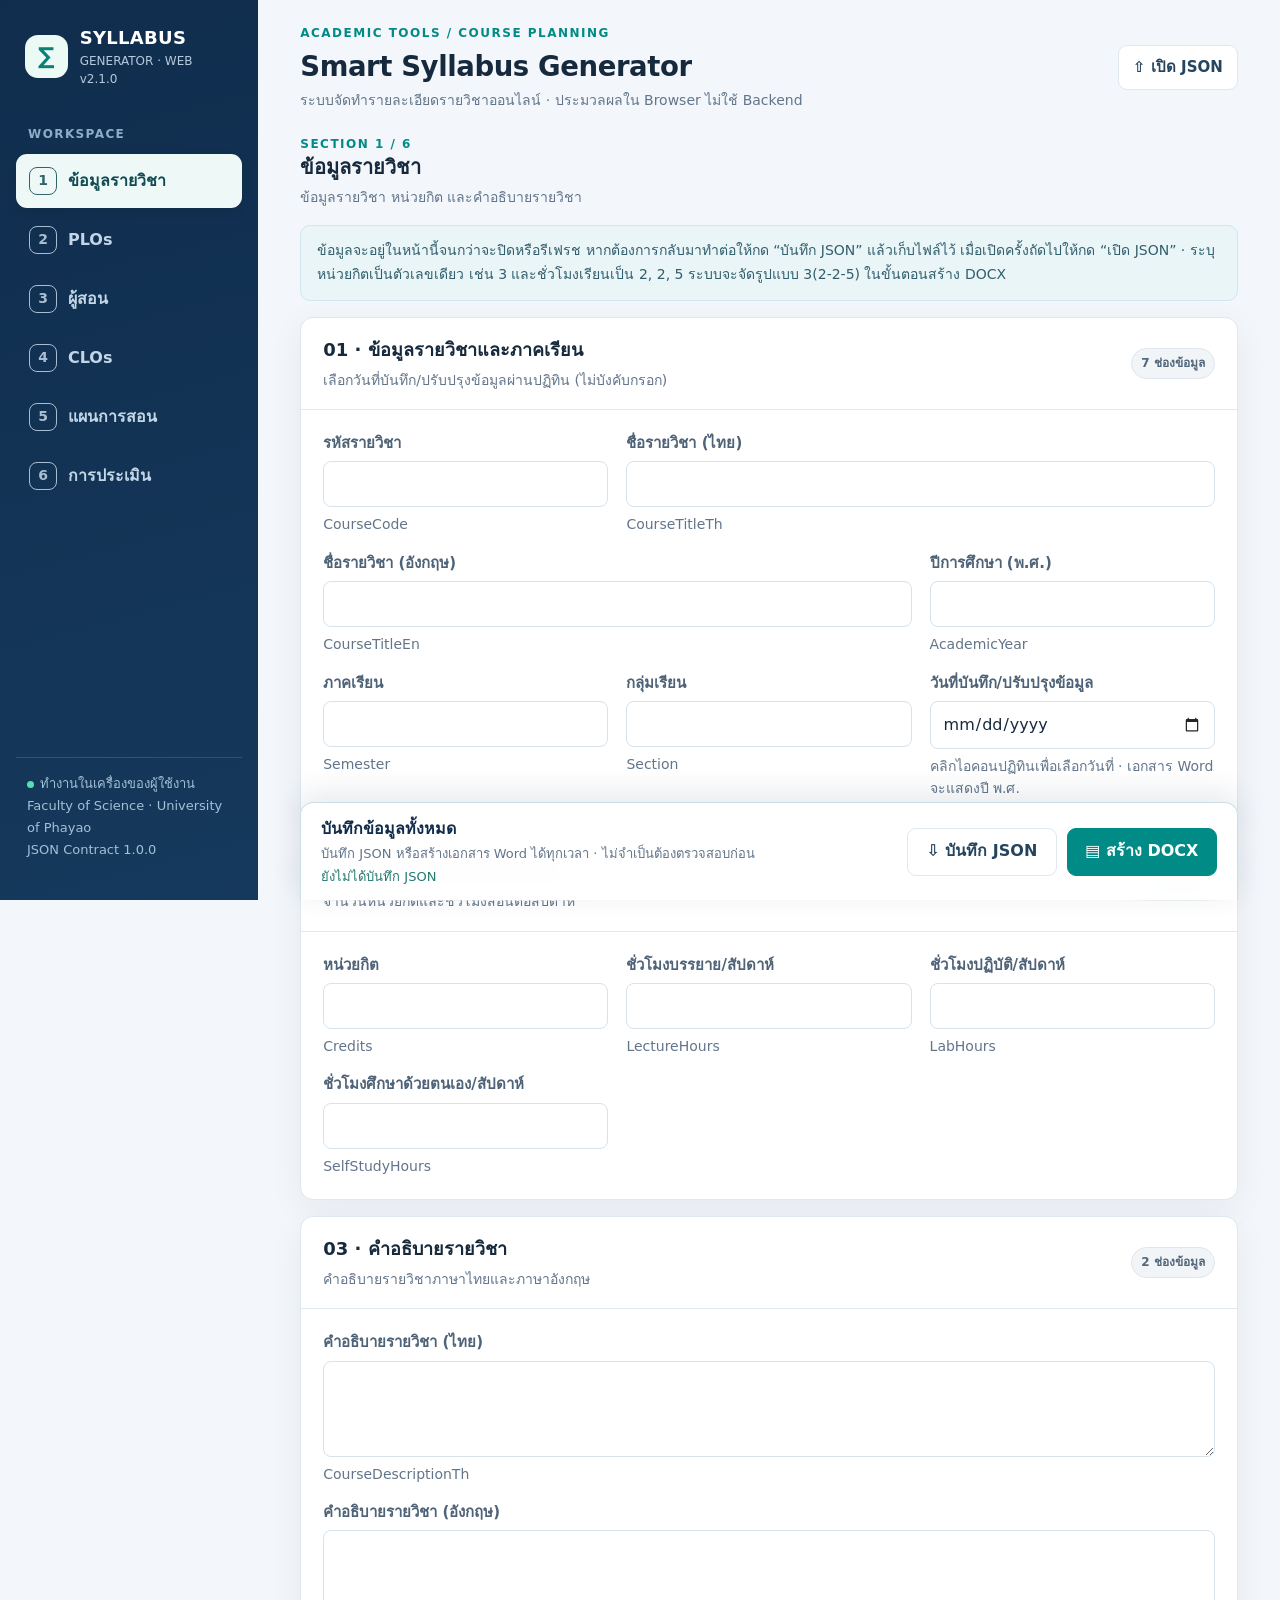
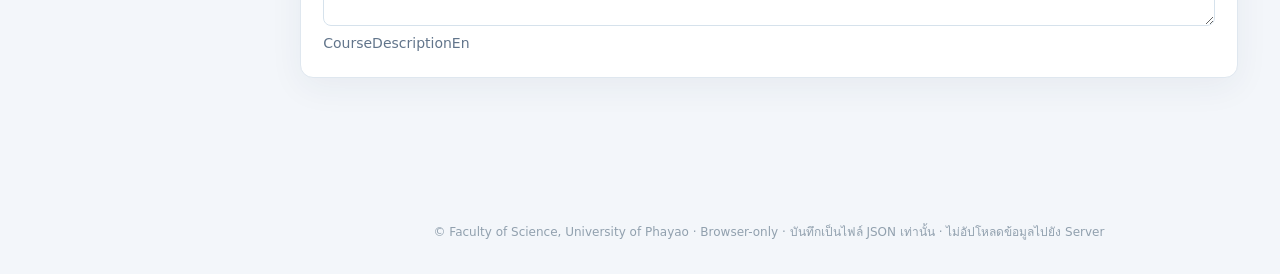
<file: index.html>
<!DOCTYPE html>
<html lang="th">
<head>
<meta charset="UTF-8">
<meta name="viewport" content="width=device-width,initial-scale=1">
<meta name="theme-color" content="#102c4a">
<meta name="description" content="Smart Syllabus Generator — ออกแบบ Course Syllabus พร้อมเปิดและบันทึก JSON ใน Browser">
<title>Smart Syllabus Generator | Faculty of Science UP</title>
<style>
:root{color-scheme:light;--navy:#102c4a;--navy2:#1a3f65;--ink:#172a3d;--muted:#62758b;--line:#dfe7ef;--bg:#f3f6fa;--white:#fff;--teal:#008b87;--cyan:#dcf4f0;--blue:#edf5fd;--amber:#ad6818;--red:#b93c4c;--green:#0a8863;--shadow:0 9px 34px rgba(27,56,91,.06);font-family:'Sarabun','Leelawadee UI','Noto Sans Thai',system-ui,-apple-system,'Segoe UI',sans-serif}
*{box-sizing:border-box}body{margin:0;background:var(--bg);color:var(--ink);font-size:14px}button,input,textarea,select{font:inherit}button{cursor:pointer}button:disabled{opacity:.55;cursor:wait}button:focus-visible,input:focus-visible,select:focus-visible,textarea:focus-visible{outline:3px solid rgba(0,139,135,.26);outline-offset:2px}button:hover:not(:disabled){filter:brightness(.98)}a{color:var(--teal)}.app{display:grid;grid-template-columns:246px minmax(0,1fr);min-height:100vh}.sidebar{background:linear-gradient(165deg,#102d4d,#15395c);color:#fff;padding:25px 16px;display:flex;flex-direction:column;gap:30px;position:sticky;top:0;height:100vh;overflow:auto}.brand{display:flex;gap:12px;align-items:center;padding:0 9px}.brand-mark{background:#ecfaf5;border-radius:13px;width:43px;height:43px;display:grid;place-items:center;color:#087f77;font-size:23px;font-weight:800}.brand-title{font-weight:800;font-size:16px;letter-spacing:.3px}.brand-small{color:#b5c9dc;font-size:11px}.sidebar-label{color:#8daecb;letter-spacing:1.4px;font-size:10px;font-weight:700;margin:6px 12px 10px}.nav{display:flex;flex-direction:column;gap:5px}.nav button{display:flex;text-align:left;gap:12px;align-items:center;padding:13px 13px;background:transparent;color:#c3d6e7;border:0;border-radius:11px;font-weight:600;width:100%;line-height:1.35}.nav button.active{background:#edf8f7;color:#104b53;box-shadow:0 4px 10px rgba(0,0,0,.09)}.nav button:not(.active):hover{background:rgba(255,255,255,.09);color:white}.nav .num{display:grid;place-items:center;font-size:12px;border:1px solid currentColor;border-radius:8px;min-width:25px;height:25px;opacity:.85}.sidebar-bottom{margin-top:auto;color:#a4c0d7;font-size:11px;padding:15px 11px;border-top:1px solid #34516e;line-height:1.65}.dot{display:inline-block;width:7px;height:7px;background:#57deb1;border-radius:50%;margin-right:6px}.main{min-width:0;padding:24px clamp(17px,3.3vw,50px) 40px;max-width:1560px;width:100%;margin:auto}.topline{display:flex;align-items:center;justify-content:space-between;gap:14px;flex-wrap:wrap}.eyebrow{font-size:11px;font-weight:700;text-transform:uppercase;letter-spacing:1.5px;color:var(--teal)}h1{font-size:27px;margin:6px 0 6px;line-height:1.25;letter-spacing:-.4px}h2{font-size:19px;line-height:1.3;margin:0}h3{font-size:15px;margin:0}p{margin:0}small,.muted{color:var(--muted)}.header-desc{color:var(--muted);font-size:13px}.actions{display:flex;gap:8px;flex-wrap:wrap;align-items:center}.btn{border:1px solid var(--line);background:#fff;color:#25445e;padding:10px 13px;border-radius:9px;font-size:12px;font-weight:700;display:inline-flex;align-items:center;justify-content:center;gap:7px;min-height:38px}.btn-primary{background:var(--teal);border-color:var(--teal);color:#fff}.btn-navy{background:var(--navy);border-color:var(--navy);color:white}.btn-danger{color:var(--red);background:#fff5f6;border-color:#fad9de}.btn-mini{padding:6px 10px;min-height:30px;font-size:11px}.btn-ghost{border-color:transparent;background:transparent}.btn-wide{width:100%}.btn svg{width:16px;height:16px}.hero{margin-top:24px;background:linear-gradient(115deg,#173a5c,#22587b);border-radius:15px;min-height:148px;display:flex;justify-content:space-between;align-items:center;gap:30px;padding:25px 29px;color:white;box-shadow:var(--shadow);position:relative;overflow:hidden}.hero:after{content:"";position:absolute;right:3%;top:-55%;width:300px;height:300px;border:45px solid rgba(255,255,255,.045);border-radius:50%;pointer-events:none}.hero>*{z-index:1}.hero .meta{font-size:11px;color:#aee1e5;letter-spacing:1px;font-weight:700}.hero h2{font-size:24px;max-width:800px;margin:9px 0}.hero .sub{font-size:12px;color:#cadfeb}.hero .offering{background:rgba(255,255,255,.13);padding:12px 15px;border:1px solid rgba(255,255,255,.17);border-radius:10px;text-align:right;min-width:190px}.hero .offering strong{display:block;letter-spacing:.5px;font-size:15px}.hero .offering span{display:block;font-size:10px;color:#c1d5e5}.stats{display:grid;grid-template-columns:repeat(4,minmax(0,1fr));gap:12px;margin:18px 0 22px}.stat{background:white;border:1px solid var(--line);border-radius:12px;padding:15px 17px;display:flex;align-items:center;justify-content:space-between;gap:10px}.stat .hint{font-size:11px;color:var(--muted);font-weight:600}.stat .number{font-weight:800;font-size:24px;margin-top:5px}.stat .symbol{font-size:23px;opacity:.8;color:var(--teal)}.pagebar{display:flex;align-items:center;justify-content:space-between;gap:12px;margin:3px 0 17px;flex-wrap:wrap}.pagebar .intro{font-size:12px;color:var(--muted);margin-top:6px;max-width:800px}.section-stack{display:flex;flex-direction:column;gap:16px}.panel{border:1px solid var(--line);background:white;border-radius:13px;box-shadow:var(--shadow);overflow:hidden}.panel-head{padding:16px 20px;border-bottom:1px solid var(--line);display:flex;align-items:center;justify-content:space-between;gap:12px;flex-wrap:wrap}.panel-head h3{font-size:15px;font-weight:800}.panel-head .subhead{font-size:11px;color:var(--muted);margin-top:5px}.panel-body{padding:20px}.form-grid{display:grid;grid-template-columns:repeat(3,minmax(0,1fr));gap:16px 18px}.field{min-width:0;display:flex;flex-direction:column;gap:6px}.field.wide{grid-column:span 2}.field.full{grid-column:1/-1}.field label{font-size:11px;color:#4f6378;font-weight:700}.field .required{color:var(--red)}.field input,.field select,.field textarea{background:#fff;border:1px solid #d6e2ec;border-radius:8px;color:var(--ink);padding:9px 11px;outline:none;min-height:39px;width:100%}.field input:focus,.field textarea:focus,.field select:focus{border-color:#2caaa1;box-shadow:0 0 0 3px rgba(22,152,144,.11)}.field textarea{min-height:78px;line-height:1.55;resize:vertical}.field .micro{color:var(--muted);font-size:10px}.notice{background:#eaf5f7;border:1px solid #cfe8ed;border-radius:10px;color:#315e6c;padding:13px 16px;font-size:12px;line-height:1.7}.notice.warn{background:#fff8ed;border-color:#f8e7cb;color:#82561e}.table-wrap{overflow-x:auto;width:100%}.editor-table{width:100%;min-width:850px;border-collapse:separate;border-spacing:0;text-align:left}.editor-table th{font-size:10px;font-weight:800;letter-spacing:.05px;text-transform:uppercase;color:#5f7385;background:#f4f8fb;border-bottom:1px solid var(--line);padding:10px 10px;white-space:nowrap}.editor-table td{padding:8px 7px;border-bottom:1px solid #edf1f5;vertical-align:top}.editor-table tr:last-child td{border-bottom:0}.editor-table tr:hover td{background:#fbfdff}.editor-table td input:not([type=checkbox]),.editor-table td select,.editor-table td textarea{background:white;color:var(--ink);border:1px solid #dde6ee;border-radius:7px;padding:9px 8px;width:100%;min-width:88px;min-height:37px}.editor-table td textarea{min-height:58px;resize:vertical;line-height:1.45}.editor-table .narrow{min-width:65px!important;max-width:95px}.editor-table .long{min-width:210px!important}.editor-table .small{min-width:110px!important}.editor-table .row-no{color:#8b9bad;font-size:11px;font-weight:700;padding-top:18px;white-space:nowrap}.editor-table .del{background:#fff7f6;color:#b65057;border:1px solid #f4d6d8;border-radius:7px;width:32px;height:33px}.editor-table .check{width:18px;height:18px;accent-color:var(--teal);margin-top:8px}.table-note{padding:12px 18px;border-top:1px solid var(--line);font-size:11px;color:var(--muted);background:#fbfdff}.inline-row{display:flex;gap:8px;flex-wrap:wrap;align-items:center}.pill{background:#e9f6f3;color:#0c776e;border:1px solid #cef0e9;padding:5px 9px;border-radius:100px;font-size:10px;font-weight:800}.pill.neutral{color:#52677b;background:#f2f5f8;border-color:#dfe5ee}.pill.bad{background:#fff1f1;color:#ae3c4d;border-color:#f3d8dc}.switchbar{display:inline-flex;background:#edf2f7;padding:4px;border-radius:10px;gap:3px}.switchbar button{background:transparent;color:#5f7486;border:0;border-radius:7px;padding:9px 16px;font-weight:700;font-size:12px}.switchbar button.active{background:white;box-shadow:0 2px 6px rgba(0,0,0,.07);color:#147e79}.validate-area{display:none;margin:20px 0 0}.validate-area.visible{display:block}.results-head{display:flex;justify-content:space-between;align-items:center;gap:10px;margin-bottom:12px;flex-wrap:wrap}.issues{display:grid;grid-template-columns:1fr 1fr;gap:10px}.issue{background:white;border:1px solid var(--line);border-radius:9px;padding:12px 15px;display:flex;gap:12px;align-items:flex-start;font-size:12px;text-align:left;width:100%;color:var(--ink)}.issue .severity{font-weight:800;color:var(--red);min-width:42px}.issue.warning .severity{color:#a76b17}.issue .where{font-size:10px;color:var(--muted);margin-top:4px}.issue.ok{border-color:#cbe9dc;background:#effbf5}.toast{position:fixed;bottom:22px;right:22px;background:#153e56;color:white;padding:13px 17px;border-radius:10px;box-shadow:0 12px 40px #0003;z-index:999;max-width:min(420px,90vw);font-size:12px;line-height:1.6}.drawer-back{position:fixed;inset:0;background:#08253d55;z-index:100;display:flex;justify-content:flex-end}.drawer{background:white;width:min(440px,100vw);height:100%;padding:25px;overflow:auto;box-shadow:-8px 0 40px #08253d22}.drawer h2{margin:0 0 5px}.draft-item{border:1px solid var(--line);border-radius:9px;padding:12px;margin:10px 0;display:flex;gap:7px;justify-content:space-between;align-items:center}.draft-item strong{font-size:12px;display:block}.draft-item small{display:block;font-size:10px;margin:5px 0}.draft-item.current{border-color:var(--teal);background:#f6fdfb}.empty{padding:30px;text-align:center;color:var(--muted);font-size:12px}.footerline{color:#91a0ae;font-size:10px;margin-top:25px;text-align:center}.hidden{display:none!important}@media(max-width:1100px){.form-grid{grid-template-columns:repeat(2,minmax(0,1fr))}.stats{grid-template-columns:repeat(2,minmax(0,1fr))}.app{grid-template-columns:205px minmax(0,1fr)}.sidebar{padding:22px 10px}}@media(max-width:770px){.app{display:block}.sidebar{position:static;width:100%;height:auto;gap:12px;padding:14px;overflow:visible}.sidebar-label,.sidebar-bottom{display:none}.brand{padding:0 0 5px}.nav{flex-direction:row;overflow:auto;padding-bottom:3px}.nav button{width:auto;flex-shrink:0;padding:9px 12px;font-size:11px;gap:6px}.nav .num{display:none}.main{padding:16px}.hero{padding:20px;min-height:auto}.hero h2{font-size:19px}.hero .offering{min-width:140px}.topline{align-items:flex-start}h1{font-size:23px}.issues{grid-template-columns:1fr}}@media(max-width:510px){.form-grid{grid-template-columns:1fr}.field.wide{grid-column:1}.hero{display:block}.hero .offering{text-align:left;margin-top:17px;width:max-content}.stats{gap:8px}.stat{padding:10px}.stat .number{font-size:20px}.panel-body{padding:13px}.panel-head{padding:14px}.actions{gap:5px}.btn{padding:9px 10px;font-size:11px}}

/* Phase 1.1 UX refinement (schema + storage keys unchanged). */
.nav-state{margin-left:auto;font-size:13px;font-weight:800;color:#a2bbce}
.nav-state.complete{color:#5be4b3}.nav-state.partial{color:#f0c879}
.progress-card{margin:2px 0 23px;padding:20px 22px;border:1px solid var(--line);border-radius:14px;background:#fff;box-shadow:var(--shadow)}
.progress-heading{display:flex;align-items:center;justify-content:space-between;gap:10px;flex-wrap:wrap}
.progress-heading h2{margin-top:4px;font-size:17px}.progress-heading strong{font-size:18px;color:#087e78;font-variant-numeric:tabular-nums}
.progress-track{height:8px;border-radius:99px;background:#e5edf2;overflow:hidden;margin:15px 0 12px}
#progress-fill{height:100%;width:0;background:#078e84;border-radius:99px;transition:width .25s ease}
.progress-steps{display:grid;grid-template-columns:repeat(6,minmax(0,1fr));gap:8px}
.progress-step{border:1px solid var(--line);background:#f8fafc;border-radius:9px;min-height:72px;text-align:left;padding:9px 10px;color:var(--ink);display:flex;flex-wrap:wrap;gap:6px;align-content:flex-start;align-items:center;font-size:11px;font-weight:700}
.progress-step:hover{border-color:#a5bfc9}.progress-step[aria-current="step"]{outline:2px solid #4ea9a4;outline-offset:0}
.step-index{border:1px solid #c7d6e3;color:#55718a;border-radius:7px;min-width:21px;height:21px;display:inline-grid;place-items:center}
.progress-step.complete{background:#f0fbf6;border-color:#c5e9d9;color:#166753}
.progress-step.complete .step-index{color:#fff;background:#0a8863;border-color:#0a8863}
.progress-step.partial{background:#fffaf0;border-color:#efdcb7}
.progress-step.partial .step-index{border-color:#ddb977;color:#98641b}
.step-state{width:100%;font-size:10px;font-weight:500;color:var(--muted);padding-left:1px}
.progress-footnote{font-size:11px;color:var(--muted);margin-top:11px}
.tools-menu{position:relative}.tools-menu>summary{list-style:none;user-select:none;cursor:pointer}
.tools-menu>summary::-webkit-details-marker{display:none}
.tools-menu[open]>summary{border-color:var(--teal);color:var(--teal)}
.tools-dropdown{position:absolute;right:0;top:calc(100% + 7px);z-index:80;width:225px;padding:7px;background:white;border:1px solid var(--line);border-radius:12px;box-shadow:0 12px 30px #102c4a25}
.tools-caption{padding:8px 10px;font-size:10px;color:var(--muted);font-weight:700}
.tools-dropdown button{display:block;width:100%;border:0;background:transparent;text-align:left;padding:11px 10px;border-radius:8px;color:var(--ink);font-weight:600;font-size:12px}
.tools-dropdown button:hover{background:#eff7f8}
.course-jumps{display:flex;gap:8px;align-items:center;flex-wrap:wrap;background:#e9f2f8;border:1px solid #d5e4ee;border-radius:12px;padding:12px 14px}
.course-jumps>span{font-size:11px;color:#466580;font-weight:800;margin-right:3px}
.jump-pill{background:white;border:1px solid #cbdde9;border-radius:99px;padding:7px 12px;font-size:11px;font-weight:700;color:#285474}
.jump-pill:hover{background:#d5ecee;border-color:#5ba6ac}
.panel[id],.panel,.progress-card{scroll-margin-top:16px}
@media(max-width:1200px){.progress-steps{grid-template-columns:repeat(3,minmax(0,1fr))}}
@media(max-width:650px){.progress-card{padding:15px}.progress-steps{grid-template-columns:repeat(2,minmax(0,1fr))}.progress-step{min-height:66px}.tools-dropdown{right:-65px}}
@media(max-width:400px){.progress-step{font-size:10px}.actions{width:100%}.tools-dropdown{right:-100px}}


/* v1.1.1 — Sidebar navigation bug fix.
   Do not reuse the global .empty utility on navigation status icons:
   .empty adds 30px padding and makes each nav item ~100px tall.
   Also reserve explicit width for status and label to prevent Thai wrapping.
*/
.nav button { gap: 10px; min-height: 51px; }
.nav .num { flex: 0 0 25px; }
.nav button > span:nth-child(2) { flex: 1 1 auto; min-width: 0; white-space: nowrap; }
.nav button > .nav-state { flex: 0 0 14px; width: 14px; min-width: 14px; margin-left: auto; padding: 0; text-align: center; line-height: 1.25; }
.nav button.active > .nav-state { color: #0b7870; }
.nav button.active > .nav-state.partial { color: #9d681b; }
@media (max-width: 770px) {
  .nav button { min-height: 42px; }
  .nav button > span:nth-child(2) { flex: 0 0 auto; }
  .nav button > .nav-state { margin-left: 0; }
}

/* v1.2: simple authoring layout, no dashboard, read-only PLO master and instructor selector */
.main>.pagebar{margin-top:24px}
.master-summary{margin-top:15px;padding:12px 14px;border-radius:9px;background:#edf8f6;color:#17665f;font-weight:700;font-size:12px}
.plo-list{display:flex;flex-direction:column;padding:4px 21px 10px}
.plo-item{display:grid;grid-template-columns:72px minmax(0,1fr);gap:12px;border-bottom:1px solid #e9eff4;padding:15px 3px;align-items:start}
.plo-item:last-child{border-bottom:0}
.plo-code{background:#eaf7f5;color:#087d78;padding:7px 10px;border-radius:8px;font-size:12px;text-align:center}
.plo-description{line-height:1.65;white-space:pre-line;color:var(--ink);font-size:13px}
.plo-category{color:var(--muted);font-size:11px;margin-top:6px}
.instructor-editor{min-width:760px}
.instructor-editor th:nth-child(2){width:33%}
.instructor-editor th:nth-child(3){width:23%}
.instructor-editor td select{min-width:245px}
.instructor-editor td .teacher-current{color:var(--muted);font-size:11px;margin-top:5px}
.instructor-editor .teacher-department{display:block;font-size:12px;line-height:1.6;padding-top:7px;max-width:240px}
.instructor-editor td.teacher-check{text-align:center}
@media(max-width:650px){.plo-list{padding:2px 12px 8px}.plo-item{grid-template-columns:56px minmax(0,1fr);gap:8px}.plo-code{padding:6px 5px;font-size:11px}}

/* v1.3 — compact authoring, editable dropdown suggestions and PLO mappings */
.table-CLOs{min-width:850px}.table-LecturePlans,.table-LabPlans{min-width:1040px}.table-Assessments{min-width:820px}.table-Resources{min-width:850px}
.table-LecturePlans th:nth-child(3),.table-LabPlans th:nth-child(3){min-width:290px}
.table-LecturePlans th:nth-child(4),.table-LabPlans th:nth-child(4){min-width:235px}
.table-LecturePlans th:last-child,.table-LabPlans th:last-child{width:45px}
.weekly-topic{min-width:270px;min-height:85px;resize:vertical}
.editable-choice input{min-width:190px}.editable-choice .choice-hint{font-size:10px;color:var(--muted);display:block;margin-top:5px}
.plo-picker{min-width:225px}.plo-picker select{width:100%;max-width:360px}.chips{display:flex;flex-wrap:wrap;gap:5px;margin-top:8px}
.chip{border:1px solid #b9d8d3;background:#eef9f6;color:#08766e;border-radius:18px;padding:5px 9px;font-size:11px;font-weight:750}
.chip:hover{background:#d9f2eb}.manual-teacher{display:grid;gap:7px;margin-top:9px}.manual-teacher input{width:100%}
.instructor-editor{min-width:690px}.instructor-editor th:nth-child(2){width:43%}.instructor-editor th:nth-child(3){width:32%}
@media(max-width:770px){.table-wrap{overflow-x:auto}}

/* v1.3.1 — multi-instructor weekly plan and familiar grade cutoffs */
.table-LecturePlans,.table-LabPlans{min-width:1110px}
.table-LecturePlans th:nth-child(6),.table-LabPlans th:nth-child(6){min-width:285px}
.teacher-multi{min-width:240px;max-width:420px;display:grid;gap:7px}
.teacher-multi>select{min-width:240px}
.teacher-chips{display:flex;flex-wrap:wrap;gap:6px}
.teacher-custom{display:flex;align-items:center;gap:5px}
.teacher-custom input{min-width:158px!important;flex:1}
.teacher-custom button{flex:0 0 auto;white-space:nowrap}
.grade-layout{display:grid;grid-template-columns:minmax(230px,1fr) minmax(240px,320px);gap:28px;align-items:start}
.grade-mode-field{width:100%}
.grade-table-wrap{width:100%;max-width:320px}
.grade-table{border-collapse:collapse;width:100%;font-size:13px;border:1px solid #a6bed0}
.grade-table th{background:#dcecff;border:1px solid #aec7d8;padding:8px 10px;text-align:center;color:#193750}
.grade-table td{border:1px solid #aec7d8;background:#eff6fd;height:40px;padding:3px 8px}
.grade-table td.grade-label{font-weight:700;width:60px}
.grade-table td.grade-op{text-align:center;width:36px;color:#1b3041;font-weight:700}
.grade-table input{display:block;width:100%;height:31px;background:#fff;border:1px solid #aabfd2;border-radius:3px;text-align:center;padding:4px;color:#182c40}
.grade-table tr.inactive td{background:#f2f3f5;color:#9aa4af}
.grade-table tr.inactive input{background:#edf0f2;cursor:not-allowed}
.grade-table .terminal-grade{display:block;text-align:center;color:#a5adba}
.grade-help{grid-column:2;font-size:11px;color:var(--muted);line-height:1.6;margin-top:-18px}
@media(max-width:780px){.grade-layout{grid-template-columns:1fr;gap:15px}.grade-help{grid-column:1;margin-top:-4px}}

/* v1.4.1: True dropdown lists remain complete after opening a saved JSON file. */
.editable-choice{display:flex;flex-direction:column;gap:6px;min-width:0}
.editor-table td .editable-choice select{width:100%;min-width:180px;max-width:100%}
.editor-table td .editable-choice .editable-custom-input{width:100%;min-width:180px;max-width:100%;border:1px solid #2caaa1;background:#f4fbfa}
.editor-table td .editable-choice .editable-custom-input.hidden{display:none!important}


/* v1.4.2 — persistent, section-wide save action. Shown for all six tabs. */
.section-save-footer{
  position:sticky;bottom:0;z-index:45;
  display:flex;align-items:center;justify-content:space-between;gap:18px;
  margin-top:22px;padding:14px 19px;
  background:rgba(255,255,255,.97);border:1px solid #cbdde8;
  border-bottom:0;border-radius:13px 13px 0 0;
  box-shadow:0 -8px 30px rgba(16,44,74,.11);
  backdrop-filter:blur(10px);
}
.section-save-copy{display:flex;flex-direction:column;gap:3px;min-width:0}
.section-save-title{font-size:13px;font-weight:800;color:var(--navy)}
.section-save-hint{font-size:11px;color:var(--muted);line-height:1.5}
.save-indicator{font-size:11px;color:#247a71;line-height:1.5}
.section-save-button{flex:0 0 auto;min-width:154px;font-size:13px;padding:12px 17px}
@media(max-width:650px){
 .section-save-footer{margin-left:-8px;margin-right:-8px;padding:12px 12px;gap:9px}
 .section-save-hint{font-size:10px}
 .section-save-button{min-width:128px;font-size:12px;padding:12px 10px}
}
@media(max-width:380px){.section-save-title{font-size:12px}.section-save-button{min-width:110px}}


/* =============================================================
   v1.4.3 — Responsive Typography & Layout
   Presentation only: preserves JSON, field names, save/import logic.
   ============================================================= */
:root {
  --font-body:16px;
  --font-input:16px;
  --font-label:15px;
  --font-table:16px;
  --font-sidebar:16px;
  --font-heading:20px;
  --font-caption:14px;
}
html { -webkit-text-size-adjust:100%; text-size-adjust:100%; }
body { font-size:var(--font-body); line-height:1.55; }
.app { grid-template-columns:258px minmax(0,1fr); }
.sidebar { padding:24px 16px; }
.brand-title { font-size:18px; }
.brand-small { font-size:12px; }
.sidebar-label { font-size:12px; }
.sidebar-bottom { font-size:13px; line-height:1.7; }
.nav button { min-height:52px; font-size:var(--font-sidebar); gap:11px; }
.nav .num { font-size:14px; min-width:28px; height:28px; flex-basis:28px; }
.nav button > span:nth-child(2) { white-space:nowrap; }
.main { padding-bottom:32px; }
h1 { font-size:clamp(24px,2.15vw,28px); }
h2 { font-size:var(--font-heading); }
h3,.panel-head h3 { font-size:18px; }
.eyebrow { font-size:12px; }
.header-desc,.pagebar .intro { font-size:var(--font-caption); line-height:1.6; }
.panel-head { padding:18px 22px; }
.panel-head .subhead,.field .micro,.table-note,.grade-help { font-size:var(--font-caption); line-height:1.6; }
.panel-body { padding:22px; }
.field label { font-size:var(--font-label); }
.field input,.field select,.field textarea {
  font-size:var(--font-input); min-height:46px; padding:10px 12px; line-height:1.5;
}
.field textarea { min-height:96px; }
.notice { font-size:var(--font-caption); line-height:1.7; }
.btn,.switchbar button,.jump-pill { font-size:15px; min-height:44px; padding:10px 14px; }
.btn-mini { min-height:40px; font-size:14px; padding:8px 12px; }
.switchbar button { padding:10px 14px; }
.pill { font-size:12px; }
.editor-table th { font-size:13px; letter-spacing:0; white-space:normal; }
.editor-table td { font-size:var(--font-table); padding:10px 8px; }
.editor-table td input:not([type=checkbox]),
.editor-table td select,.editor-table td textarea {
  font-size:var(--font-input); min-height:44px; padding:10px 11px; line-height:1.5;
}
.editor-table td textarea { min-height:74px; }
.editor-table .row-no { font-size:14px; }
.editor-table .del { min-width:40px; height:42px; font-size:19px; }
.editor-table .check { width:20px;height:20px; }
.table-CLOs,.table-Assessments,.table-Resources { min-width:960px; }
.table-LecturePlans,.table-LabPlans { min-width:1200px; }
.instructor-editor { min-width:770px; }
.instructor-editor td .teacher-current,.instructor-editor .teacher-department,
.editable-choice .choice-hint,.editor-table td .editable-choice select,
.editor-table td .editable-choice .editable-custom-input { font-size:var(--font-caption); }
.plo-description { font-size:var(--font-body); }
.plo-code { font-size:14px; }
.plo-category,.master-summary { font-size:var(--font-caption); }
.chip { font-size:13px; min-height:32px; }
.teacher-multi,.teacher-multi > select { max-width:100%; }
.teacher-chips { gap:7px; }
.grade-table { font-size:15px; }
.grade-table td { height:46px; }
.grade-table input { font-size:16px; height:38px; }
.grade-table-wrap { max-width:370px; }
.section-save-footer { min-height:83px; padding:14px 20px max(14px,env(safe-area-inset-bottom)); }
.section-save-title,.section-save-button { font-size:16px; }
.section-save-hint,.save-indicator { font-size:13px; }
.section-save-button { min-height:48px; min-width:170px; }
.footerline { font-size:12px; }
.mobile-menu-button,.sidebar-close,.sidebar-backdrop { display:none; }

/* Tablet / smaller notebook: menu becomes an accessible off-canvas drawer. */
@media(max-width:1100px) {
  .app { display:block; }
  .main { max-width:none; padding:20px clamp(16px,3vw,30px) 28px; }
  .sidebar {
    position:fixed; top:0; left:0; bottom:0; z-index:160;
    height:100dvh; width:min(318px,86vw);
    transform:translateX(-102%); visibility:hidden;
    transition:transform .22s ease;
    box-shadow:12px 0 36px rgba(9,35,56,.22);
    overflow-y:auto; overscroll-behavior:contain;
  }
  .menu-open .sidebar { transform:translateX(0); visibility:visible; }
  .sidebar-backdrop { position:fixed; inset:0; background:rgba(11,35,59,.55); z-index:150; }
  .menu-open .sidebar-backdrop { display:block; }
  .mobile-menu-button { display:inline-flex; min-width:116px; align-self:flex-start; }
  .sidebar-close {
    display:inline-flex; align-items:center; justify-content:center;
    background:rgba(255,255,255,.10); border:1px solid rgba(255,255,255,.22);
    color:#fff; font-size:14px; border-radius:9px; padding:8px 12px;
    min-height:42px; margin:0 6px; align-self:flex-end;
  }
  .sidebar .nav button { min-height:52px; }
  .topline { justify-content:flex-start; }
  .topline > .header-group { flex:1 1 360px; }
  .topline > .actions { margin-left:auto; }
  .form-grid { grid-template-columns:repeat(2,minmax(0,1fr)); }
  .field.wide { grid-column:span 2; }
  .table-wrap { overflow-x:auto; overscroll-behavior-inline:contain; }
  .grade-layout { grid-template-columns:minmax(0,1fr) minmax(270px,370px);gap:18px; }
  .grade-help { grid-column:2; }
}

/* Phones: tabular rows become labelled cards, not horizontal scrolling. */
@media(max-width:700px) {
  .main { padding:14px 12px 20px; }
  .topline { gap:10px; }
  .topline > .header-group { flex-basis:100%; order:2; }
  .mobile-menu-button { order:0; }
  .topline > .actions { width:auto; margin-left:auto; order:1; }
  .eyebrow { font-size:11px; }
  h1 { font-size:23px; margin-top:4px; }
  h2 { font-size:19px; }
  .pagebar { margin-top:19px; }
  .pagebar .intro { font-size:13px; }
  .panel { border-radius:11px; }
  .panel-head { padding:14px 15px; }
  .panel-head h3 { font-size:17px; }
  .panel-head .inline-row { width:100%; }
  .panel-body { padding:15px; }
  .form-grid { grid-template-columns:minmax(0,1fr); gap:14px; }
  .field.wide,.field.full { grid-column:1/-1; }
  .field input,.field select,.field textarea { font-size:16px; }
  .plo-item { grid-template-columns:64px minmax(0,1fr); }
  .switchbar { width:100%; }
  .switchbar button { flex:1 1 0; padding:10px 8px; }
  /* Preserve semantic table markup and delegated input events. */
  .table-wrap { overflow:visible; padding:10px; background:#f7fafc; }
  .editor-table,.instructor-editor,.table-CLOs,.table-LecturePlans,
  .table-LabPlans,.table-Assessments,.table-Resources {
    width:100%; min-width:0; display:block;
  }
  .editor-table thead { display:none; }
  .editor-table tbody { display:grid; grid-template-columns:minmax(0,1fr); gap:13px; }
  .editor-table tbody tr {
    display:block; min-width:0; border:1px solid #d7e3eb;
    border-radius:11px; background:white; padding:13px;
    box-shadow:0 3px 10px rgba(16,44,74,.035);
  }
  .editor-table tbody tr td {
    display:block; width:100%; min-width:0; max-width:100%;
    padding:0; border:0; background:transparent!important; margin:0 0 14px;
  }
  .editor-table tbody tr td:last-child { margin-bottom:0; }
  .editor-table tbody tr td[data-label]:not(.row-no)::before {
    content:attr(data-label); display:block; color:#465d72; font-weight:700;
    font-size:14px; line-height:1.5; margin-bottom:6px;
  }
  .editor-table tbody tr td.row-no {
    width:100%; margin:0 0 13px; padding:0 0 9px;
    border-bottom:1px solid #ebf0f4; font-size:15px; color:#0b6d6a;
    font-weight:800; line-height:1.45;
  }
  .editor-table tbody tr td.row-no::before { content:'รายการที่ '; }
  .editor-table td input:not([type=checkbox]),
  .editor-table td select,.editor-table td textarea,
  .editor-table td .editable-choice select,
  .editor-table td .editable-choice .editable-custom-input {
    width:100%; min-width:0!important; max-width:100%!important; font-size:16px;
    min-height:46px;
  }
  .editor-table td textarea,.weekly-topic { width:100%; min-width:0; min-height:85px; }
  .editor-table td .narrow,.editor-table td .long,.editor-table td .small {
    width:100%!important; max-width:100%!important; min-width:0!important;
  }
  .teacher-multi,.teacher-multi>select,.teacher-custom,.manual-teacher,
  .plo-picker,.editable-choice { width:100%;max-width:100%;min-width:0; }
  .teacher-custom input { min-width:0!important; }
  .teacher-custom button,.editor-table .del { min-width:44px; min-height:44px; }
  .instructor-editor td select { min-width:0; }
  .instructor-editor .teacher-department { max-width:none; }
  .instructor-editor td.teacher-check { text-align:left; }
  .editor-table tr:has(>td.empty) { box-shadow:none;border-style:dashed; }
  .editor-table td.empty { font-size:14px; padding:14px 3px; }
  .grade-layout { display:grid; grid-template-columns:minmax(0,1fr);gap:16px; }
  .grade-table-wrap { max-width:100%; width:100%; }
  .grade-help { grid-column:1; margin-top:0; }
  .grade-table td,.grade-table th { font-size:14px; }
  .section-save-footer {
    position:sticky;bottom:0;z-index:45; margin:16px -12px 0;
    border-radius:11px 11px 0 0; padding:10px 12px max(10px,env(safe-area-inset-bottom));
    gap:9px; min-height:76px;
  }
  .section-save-title { font-size:14px; }
  .section-save-hint { display:none; }
  .save-indicator { font-size:12px; }
  .section-save-button { min-width:125px; min-height:48px; font-size:15px; padding:10px 12px; }
  .footerline { line-height:1.6; padding:10px 0; }
}
@media(max-width:400px) {
  .topline > .header-group { flex-basis:100%; order:2; }
  .mobile-menu-button { order:0; }
  .topline > .actions { order:1; width:auto; margin-left:auto; }
  h1 { font-size:21px; }
  .section-save-button { min-width:110px; padding:9px; }
  .panel-head .btn-mini { width:100%; }
}
@media(prefers-reduced-motion:reduce) {
  .sidebar { transition:none; }
  html:focus-within { scroll-behavior:auto; }
}

/* Phase 2 DOCX action uses the same sticky footer; responsive and accessible. */
.footer-action-buttons{display:flex;gap:10px;align-items:center;flex:0 0 auto;flex-wrap:wrap;justify-content:flex-end}
.footer-action-buttons .section-save-button{min-width:150px}
@media(max-width:700px){
  .section-save-footer{gap:8px;align-items:center}
  .footer-action-buttons{gap:7px;max-width:100%;flex-wrap:nowrap}
  .footer-action-buttons .section-save-button{font-size:14px;min-width:0;min-height:46px;padding:10px 12px;white-space:nowrap}
  .section-save-copy{flex:1 1 100%;min-width:0}
}
@media(max-width:400px){
 .section-save-footer{padding:9px 11px max(9px,env(safe-area-inset-bottom));flex-wrap:wrap}
 .section-save-copy{display:none}
 .footer-action-buttons{display:grid;grid-template-columns:1fr 1fr;width:100%}
 .footer-action-buttons .section-save-button{font-size:13px;padding:9px 6px;width:100%;min-width:0}
}

/* Avoid status toast covering JSON/DOCX buttons in sticky footer. */
.toast{bottom:108px}
@media(max-width:400px){.toast{bottom:78px}}

/* v2.1 — native calendar input in Course Info; preserves responsive form layout. */
.course-date{min-height:44px;font-size:16px;min-width:0;max-width:100%;color:var(--ink);cursor:pointer}
.course-date::-webkit-calendar-picker-indicator{cursor:pointer;opacity:.85}
@media(max-width:650px){.course-date{width:100%;min-height:46px}}

</style>
</head>
<body>
<div class="app">
<aside class="sidebar" id="sidebar" aria-label="เมนูหมวดข้อมูล">
  <button type="button" class="sidebar-close" data-action="close-menu" aria-label="ปิดเมนูหมวดข้อมูล">✕ ปิดเมนู</button>
  <div class="brand"><div class="brand-mark">∑</div><div><div class="brand-title">SYLLABUS</div><div class="brand-small">GENERATOR · WEB v2.1.0</div></div></div>
  <div><div class="sidebar-label">WORKSPACE</div><nav class="nav" id="nav" aria-label="เมนูกรอกข้อมูล"></nav></div>
  <div class="sidebar-bottom"><span class="dot"></span>ทำงานในเครื่องของผู้ใช้งาน<br>Faculty of Science · University of Phayao<br>JSON Contract 1.0.0</div>
</aside>
<div class="sidebar-backdrop" data-action="close-menu" aria-hidden="true"></div>
<main class="main">
 <div class="topline">
  <button id="mobile-menu-button" class="btn mobile-menu-button" data-action="mobile-menu" type="button" aria-controls="sidebar" aria-expanded="false">☰ หมวดข้อมูล</button>
  <div class="header-group"><div class="eyebrow">ACADEMIC TOOLS / COURSE PLANNING</div><h1>Smart Syllabus Generator</h1><p class="header-desc">ระบบจัดทำรายละเอียดรายวิชาออนไลน์ · ประมวลผลใน Browser ไม่ใช้ Backend</p></div>
  <div class="actions" role="group" aria-label="เครื่องมือจัดการไฟล์ JSON">
    <button type="button" class="btn" data-action="import">⇧ เปิด JSON</button>
  </div> </div>
 <div class="pagebar"><div><div class="eyebrow" id="tab-number">SECTION 1 / 6</div><h2 id="tab-title">ข้อมูลรายวิชา</h2><p class="intro" id="tab-desc">ข้อมูลรายวิชา</p></div></div>
 <div id="panel-content" aria-live="polite"></div>
 <div class="section-save-footer" role="region" aria-label="บันทึกไฟล์ข้อมูลรายวิชา">
   <div class="section-save-copy"><span class="section-save-title">บันทึกข้อมูลทั้งหมด</span><span class="section-save-hint">บันทึก JSON หรือสร้างเอกสาร Word ได้ทุกเวลา · ไม่จำเป็นต้องตรวจสอบก่อน</span><span id="save-status" class="save-indicator" role="status" aria-live="polite">ยังไม่ได้บันทึก JSON</span></div>
   <div class="footer-action-buttons"><button type="button" class="btn section-save-button" data-action="save">⇩ บันทึก JSON</button><button type="button" class="btn btn-primary section-save-button" data-action="docx">▤ สร้าง DOCX</button></div>
 </div>
 <div class="footerline">© Faculty of Science, University of Phayao · Browser-only · <span id="storage-label">บันทึกเป็นไฟล์ JSON เท่านั้น</span> · ไม่อัปโหลดข้อมูลไปยัง Server</div>
</main>
</div>
<input id="file-import" class="hidden" type="file" accept=".json,application/json">
<div id="toast" class="toast hidden" role="status" aria-live="polite"></div>
<script type="application/json" id="contract-json">{"$schema":"https://json-schema.org/draft/2020-12/schema","$id":"https://up.ac.th/syllabus/schema/1.0.0","title":"Smart Excel Syllabus Canonical Contract (proposed for Blazor)","description":"Contract v1.0 for independent Excel source and future REG view. SQL DDL is a proposed migration, not a snapshot of existing database.","type":"object","additionalProperties":false,"required":["SchemaVersion","OfferingId","SourceType","ExtractedAt","CourseInfo","Curriculum","Instructors","PLOs","CLOs","ClassMeetings","Exams","StudentGroups","LecturePlans","LabPlans","Assessments","GradeScale","Resources"],"properties":{"SchemaVersion":{"const":"1.0.0"},"OfferingId":{"type":"string","pattern":"^[A-Za-z0-9_-]+-[0-9]+-[0-9]{4}-SEC[A-Za-z0-9]+$"},"SourceType":{"type":"string","enum":["ExcelManual","RegView","BlazorManual"]},"ExtractedAt":{"type":"string","format":"date-time"},"CourseInfo":{"type":"object","additionalProperties":false,"properties":{"CourseCode":{"type":"string"},"CourseTitleTh":{"type":"string"},"CourseTitleEn":{"type":"string"},"CourseDescriptionTh":{"type":"string"},"CourseDescriptionEn":{"type":"string"},"Credits":{"type":"string"},"LectureHours":{"type":"integer"},"LabHours":{"type":"integer"},"SelfStudyHours":{"type":"integer"},"AcademicYear":{"type":"integer"},"Semester":{"type":"string"},"Section":{"type":"string"},"LastUpdatedDate":{"type":"string","format":"date","description":"วันที่ผู้สอนบันทึกหรือปรับปรุงเนื้อหา (YYYY-MM-DD ตาม ค.ศ.); ไม่บังคับกรอก"},"FacultyName":{"type":"string"},"UniversityName":{"type":"string"},"TeachingLanguage":{"type":"string"},"DeliveryMode":{"type":"string"},"Prerequisites":{"type":"string"},"Remarks":{"type":"string"}},"required":["CourseCode","CourseTitleTh","Credits","AcademicYear","Semester","Section"]},"Curriculum":{"type":"object","additionalProperties":false,"properties":{"CurriculumCode":{"type":"string"},"CurriculumName":{"type":"string"},"CurriculumRevisionYear":{"type":"integer"},"ProgramCode":{"type":"string"},"ProgramName":{"type":"string"},"DegreeLevel":{"type":"string"},"DepartmentName":{"type":"string"}},"required":[]},"Instructors":{"type":"array","items":{"type":"object","additionalProperties":false,"properties":{"StaffId":{"type":"string"},"IsResponsibleInstructor":{"type":"boolean"},"Prefix":{"type":"string"},"FirstName":{"type":"string"},"LastName":{"type":"string"},"DisplayName":{"type":"string"},"Email":{"type":"string"},"Department":{"type":"string"},"LecturePercent":{"type":"number"},"LabPercent":{"type":"number"},"Notes":{"type":"string"}},"required":["IsResponsibleInstructor"]}},"PLOs":{"type":"array","items":{"type":"object","additionalProperties":false,"properties":{"PloCode":{"type":"string"},"DescriptionTh":{"type":"string"},"DescriptionEn":{"type":"string"},"Category":{"type":"string"},"Notes":{"type":"string"}},"required":["PloCode","DescriptionTh"]}},"CLOs":{"type":"array","items":{"type":"object","additionalProperties":false,"properties":{"CloCode":{"type":"string"},"DescriptionTh":{"type":"string"},"BloomLevel":{"type":"string"},"MappedPloCodes":{"type":"array","items":{"type":"string"},"uniqueItems":true},"Notes":{"type":"string"}},"required":["CloCode","DescriptionTh"]}},"ClassMeetings":{"type":"array","items":{"type":"object","additionalProperties":false,"properties":{"DayOfWeek":{"type":"string"},"StartTime":{"type":"string","pattern":"^([01][0-9]|2[0-3]):[0-5][0-9]$"},"EndTime":{"type":"string","pattern":"^([01][0-9]|2[0-3]):[0-5][0-9]$"},"RoomCode":{"type":"string"},"DeliveryType":{"type":"string"},"Notes":{"type":"string"}},"required":[]}},"Exams":{"type":"array","items":{"type":"object","additionalProperties":false,"properties":{"ExamTypeCode":{"type":"string"},"ExamDate":{"type":"string","format":"date"},"StartTime":{"type":"string","pattern":"^([01][0-9]|2[0-3]):[0-5][0-9]$"},"EndTime":{"type":"string","pattern":"^([01][0-9]|2[0-3]):[0-5][0-9]$"},"RoomCode":{"type":"string"},"Notes":{"type":"string"}},"required":[]}},"StudentGroups":{"type":"array","items":{"type":"object","additionalProperties":false,"properties":{"StudentProgramName":{"type":"string"},"StudentYearLevel":{"type":"integer"},"RegisteredStudentCount":{"type":"integer"},"StudentCurriculumCode":{"type":"string"},"StudentCurriculumRevisionYear":{"type":"integer"},"Notes":{"type":"string"}},"required":[]}},"LecturePlans":{"type":"array","items":{"type":"object","additionalProperties":false,"properties":{"WeekNumber":{"type":"integer"},"Topic":{"type":"string"},"LearningActivities":{"type":"string"},"TeachingMethods":{"type":"string"},"MappedCloCodes":{"type":"array","items":{"type":"string"},"uniqueItems":true},"AssessmentMethods":{"type":"string"},"Notes":{"type":"string"}},"required":["WeekNumber","Topic"]}},"LabPlans":{"type":"array","items":{"type":"object","additionalProperties":false,"properties":{"WeekNumber":{"type":"integer"},"Topic":{"type":"string"},"LearningActivities":{"type":"string"},"TeachingMethods":{"type":"string"},"MappedCloCodes":{"type":"array","items":{"type":"string"},"uniqueItems":true},"AssessmentMethods":{"type":"string"},"Notes":{"type":"string"}},"required":["WeekNumber","Topic"]}},"Assessments":{"type":"array","items":{"type":"object","additionalProperties":false,"properties":{"AssessmentCode":{"type":"string"},"AssessmentName":{"type":"string"},"AssessmentType":{"type":"string"},"WeightPercent":{"type":"number"},"MappedCloCodes":{"type":"array","items":{"type":"string"},"uniqueItems":true},"Notes":{"type":"string"}},"required":["AssessmentName","WeightPercent"]}},"GradeScale":{"type":"array","items":{"type":"object","additionalProperties":false,"properties":{"Grade":{"type":"string"},"MinimumScore":{"type":"number"},"MaximumScore":{"type":"number"},"Notes":{"type":"string"}},"required":[]}},"Resources":{"type":"array","items":{"type":"object","additionalProperties":false,"properties":{"ResourceType":{"type":"string"},"Title":{"type":"string"},"Author":{"type":"string"},"Year":{"type":"integer"},"Url":{"type":"string"},"Notes":{"type":"string"}},"required":[]}}}}</script>
<script type="application/json" id="demo-json">{"SchemaVersion":"1.0.0","OfferingId":"244442-1-2569-SEC01","SourceType":"ExcelManual","ExtractedAt":"2026-10-28T08:10:15+00:00","CourseInfo":{"CourseCode":"244442","CourseTitleTh":"ไมโครคอนโทรลเลอร์และการเขียนโปรแกรม","CourseTitleEn":"Microcontroller and Programming","CourseDescriptionTh":"ศึกษาพื้นฐานไมโครคอนโทรลเลอร์ การเชื่อมต่ออุปกรณ์และการเขียนโปรแกรม (ข้อมูลสมมติสำหรับทดสอบเท่านั้น)","Credits":"3","LectureHours":2,"LabHours":2,"SelfStudyHours":5,"AcademicYear":2569,"Semester":"1","Section":"01","FacultyName":"คณะวิทยาศาสตร์","UniversityName":"มหาวิทยาลัยพะเยา","TeachingLanguage":"ไทย","CourseDescriptionEn":"Introduction to microcontrollers, programming, peripheral interfacing, and basic applications (sample data only)."},"Curriculum":{"CurriculumName":"หลักสูตรวิทยาศาสตรบัณฑิต","ProgramName":"สาขาวิชาฟิสิกส์","CurriculumCode":"BS-PHYSICS","DegreeLevel":"วิทยาศาสตรบัณฑิต"},"Instructors":[{"StaffId":"DEMO001","IsResponsibleInstructor":true,"Prefix":"ผศ.ดร.","FirstName":"ตัวอย่าง","LastName":"ผู้สอน","DisplayName":"ผศ.ดร. ตัวอย่าง ผู้สอน","Email":"demo@example.invalid","Department":"คณะวิทยาศาสตร์","LecturePercent":100.0,"LabPercent":100.0,"Notes":"ข้อมูลสมมติเท่านั้น"}],"PLOs":[{"PloCode":"PLO1","DescriptionTh":"ผู้เรียนสามารถใช้ภาษาในการสื่อสารได้อย่างมีประสิทธิภาพ","Category":"Knowledge / Communication","Notes":""},{"PloCode":"PLO2","DescriptionTh":"ผู้เรียนสามารถใช้เทคโนโลยียุคดิจิทัลอย่างรู้เท่าทัน","Category":"Practical / Digital / AI","Notes":""},{"PloCode":"PLO3","DescriptionTh":"ผู้เรียนสามารถจัดการชีวิตตนเองอย่างมีคุณธรรมและจริยธรรม","Category":"Ethics","Notes":""},{"PloCode":"PLO4","DescriptionTh":"ผู้เรียนสามารถทำงานร่วมกับผู้อื่นและแสดงออกถึงคุณลักษณะความเป็นพลเมืองที่มีคุณค่าของสังคมไทยและสังคมโลก","Category":"Communication / Teamwork","Notes":""},{"PloCode":"PLO5","DescriptionTh":"ผู้เรียนสามารถแสดงออกซึ่งทักษะการเรียนรู้ตลอดชีวิต","Category":"Lifelong Learning","Notes":""},{"PloCode":"PLO6","DescriptionTh":"ผู้เรียนสามารถออกแบบนวัตกรรมทางวิชาชีพด้วยกระบวนการคิดเชิงออกแบบได้","Category":"Design Thinking","Notes":""},{"PloCode":"PLO7","DescriptionTh":"ผู้เรียนสามารถอธิบายหลักการทางฟิสิกส์พื้นฐานได้","Category":"Knowledge","Notes":""},{"PloCode":"PLO8","DescriptionTh":"ผู้เรียนสามารถทำการทดลองทางฟิสิกส์ด้วยกระบวนวิธีทางวิทยาศาสตร์ได้","Category":"Knowledge/ Practical","Notes":""},{"PloCode":"PLO9","DescriptionTh":"ผู้เรียนสามารถวิเคราะห์ผลการทดลองหรือข้อมูลทางฟิสิกส์ได้","Category":"Knowledge/ Practical","Notes":""},{"PloCode":"PLO10","DescriptionTh":"ผู้เรียนสามารถวิพากษ์ผลการทดลองทางฟิสิกส์ได้","Category":"Knowledge/ Practical","Notes":""},{"PloCode":"PLO11","DescriptionTh":"ผู้เรียนสามารถสร้างนวัตกรรมหรืองานวิจัยที่เกิดประโยชน์","Category":"Knowledge/ Practical/ Innovation","Notes":""}],"CLOs":[{"CloCode":"CLO1","DescriptionTh":"ออกแบบโปรแกรมไมโครคอนโทรลเลอร์พื้นฐาน (ตัวอย่างสมมติ)","BloomLevel":"Apply","MappedPloCodes":["PLO7"]}],"ClassMeetings":[{"DayOfWeek":"จันทร์","StartTime":"09:00","EndTime":"11:00","RoomCode":"DEMO-LAB","DeliveryType":"Lecture","Notes":"ตัวอย่าง"}],"Exams":[{"ExamTypeCode":"M","ExamDate":"2027-01-15","StartTime":"09:00","EndTime":"12:00","RoomCode":"DEMO-ROOM","Notes":"ตัวอย่าง ไม่ใช่ตารางสอบจริง"}],"StudentGroups":[{"StudentProgramName":"ฟิสิกส์","StudentYearLevel":2,"RegisteredStudentCount":25,"StudentCurriculumCode":"DEMO-CURR","StudentCurriculumRevisionYear":2568,"Notes":"ข้อมูลสมมติ"}],"LecturePlans":[{"WeekNumber":1,"Topic":"หัวข้อสัปดาห์ที่ 1 (ตัวอย่าง)\nกิจกรรมสัปดาห์ที่ 1","TeachingMethods":"การบรรยายเชิงปฏิสัมพันธ์","MappedCloCodes":["CLO1"],"Notes":"ผศ.ดร. ตัวอย่าง ผู้สอน"},{"WeekNumber":2,"Topic":"หัวข้อสัปดาห์ที่ 2 (ตัวอย่าง)\nกิจกรรมสัปดาห์ที่ 2","TeachingMethods":"การบรรยายเชิงปฏิสัมพันธ์","MappedCloCodes":["CLO1"],"Notes":"ผศ.ดร. ตัวอย่าง ผู้สอน"},{"WeekNumber":3,"Topic":"หัวข้อสัปดาห์ที่ 3 (ตัวอย่าง)\nกิจกรรมสัปดาห์ที่ 3","TeachingMethods":"การบรรยายเชิงปฏิสัมพันธ์","MappedCloCodes":["CLO1"],"Notes":"ผศ.ดร. ตัวอย่าง ผู้สอน"},{"WeekNumber":4,"Topic":"หัวข้อสัปดาห์ที่ 4 (ตัวอย่าง)\nกิจกรรมสัปดาห์ที่ 4","TeachingMethods":"การบรรยายเชิงปฏิสัมพันธ์","MappedCloCodes":["CLO1"],"Notes":"ผศ.ดร. ตัวอย่าง ผู้สอน"},{"WeekNumber":5,"Topic":"หัวข้อสัปดาห์ที่ 5 (ตัวอย่าง)\nกิจกรรมสัปดาห์ที่ 5","TeachingMethods":"การบรรยายเชิงปฏิสัมพันธ์","MappedCloCodes":["CLO1"],"Notes":"ผศ.ดร. ตัวอย่าง ผู้สอน"},{"WeekNumber":6,"Topic":"หัวข้อสัปดาห์ที่ 6 (ตัวอย่าง)\nกิจกรรมสัปดาห์ที่ 6","TeachingMethods":"การบรรยายเชิงปฏิสัมพันธ์","MappedCloCodes":["CLO1"],"Notes":"ผศ.ดร. ตัวอย่าง ผู้สอน"},{"WeekNumber":7,"Topic":"หัวข้อสัปดาห์ที่ 7 (ตัวอย่าง)\nกิจกรรมสัปดาห์ที่ 7","TeachingMethods":"การบรรยายเชิงปฏิสัมพันธ์","MappedCloCodes":["CLO1"],"Notes":"ผศ.ดร. ตัวอย่าง ผู้สอน"},{"WeekNumber":8,"Topic":"หัวข้อสัปดาห์ที่ 8 (ตัวอย่าง)\nกิจกรรมสัปดาห์ที่ 8","TeachingMethods":"การบรรยายเชิงปฏิสัมพันธ์","MappedCloCodes":["CLO1"],"Notes":"ผศ.ดร. ตัวอย่าง ผู้สอน"},{"WeekNumber":9,"Topic":"หัวข้อสัปดาห์ที่ 9 (ตัวอย่าง)\nกิจกรรมสัปดาห์ที่ 9","TeachingMethods":"การบรรยายเชิงปฏิสัมพันธ์","MappedCloCodes":["CLO1"],"Notes":"ผศ.ดร. ตัวอย่าง ผู้สอน"},{"WeekNumber":10,"Topic":"หัวข้อสัปดาห์ที่ 10 (ตัวอย่าง)\nกิจกรรมสัปดาห์ที่ 10","TeachingMethods":"การบรรยายเชิงปฏิสัมพันธ์","MappedCloCodes":["CLO1"],"Notes":"ผศ.ดร. ตัวอย่าง ผู้สอน"},{"WeekNumber":11,"Topic":"หัวข้อสัปดาห์ที่ 11 (ตัวอย่าง)\nกิจกรรมสัปดาห์ที่ 11","TeachingMethods":"การบรรยายเชิงปฏิสัมพันธ์","MappedCloCodes":["CLO1"],"Notes":"ผศ.ดร. ตัวอย่าง ผู้สอน"},{"WeekNumber":12,"Topic":"หัวข้อสัปดาห์ที่ 12 (ตัวอย่าง)\nกิจกรรมสัปดาห์ที่ 12","TeachingMethods":"การบรรยายเชิงปฏิสัมพันธ์","MappedCloCodes":["CLO1"],"Notes":"ผศ.ดร. ตัวอย่าง ผู้สอน"},{"WeekNumber":13,"Topic":"หัวข้อสัปดาห์ที่ 13 (ตัวอย่าง)\nกิจกรรมสัปดาห์ที่ 13","TeachingMethods":"การบรรยายเชิงปฏิสัมพันธ์","MappedCloCodes":["CLO1"],"Notes":"ผศ.ดร. ตัวอย่าง ผู้สอน"},{"WeekNumber":14,"Topic":"หัวข้อสัปดาห์ที่ 14 (ตัวอย่าง)\nกิจกรรมสัปดาห์ที่ 14","TeachingMethods":"การบรรยายเชิงปฏิสัมพันธ์","MappedCloCodes":["CLO1"],"Notes":"ผศ.ดร. ตัวอย่าง ผู้สอน"},{"WeekNumber":15,"Topic":"หัวข้อสัปดาห์ที่ 15 (ตัวอย่าง)\nกิจกรรมสัปดาห์ที่ 15","TeachingMethods":"การบรรยายเชิงปฏิสัมพันธ์","MappedCloCodes":["CLO1"],"Notes":"ผศ.ดร. ตัวอย่าง ผู้สอน"}],"LabPlans":[{"WeekNumber":1,"Topic":"หัวข้อสัปดาห์ที่ 1 (ตัวอย่าง)\nกิจกรรมสัปดาห์ที่ 1","TeachingMethods":"การฝึกปฏิบัติในห้องปฏิบัติการ","MappedCloCodes":["CLO1"],"Notes":"ผศ.ดร. ตัวอย่าง ผู้สอน"},{"WeekNumber":2,"Topic":"หัวข้อสัปดาห์ที่ 2 (ตัวอย่าง)\nกิจกรรมสัปดาห์ที่ 2","TeachingMethods":"การฝึกปฏิบัติในห้องปฏิบัติการ","MappedCloCodes":["CLO1"],"Notes":"ผศ.ดร. ตัวอย่าง ผู้สอน"},{"WeekNumber":3,"Topic":"หัวข้อสัปดาห์ที่ 3 (ตัวอย่าง)\nกิจกรรมสัปดาห์ที่ 3","TeachingMethods":"การฝึกปฏิบัติในห้องปฏิบัติการ","MappedCloCodes":["CLO1"],"Notes":"ผศ.ดร. ตัวอย่าง ผู้สอน"},{"WeekNumber":4,"Topic":"หัวข้อสัปดาห์ที่ 4 (ตัวอย่าง)\nกิจกรรมสัปดาห์ที่ 4","TeachingMethods":"การฝึกปฏิบัติในห้องปฏิบัติการ","MappedCloCodes":["CLO1"],"Notes":"ผศ.ดร. ตัวอย่าง ผู้สอน"},{"WeekNumber":5,"Topic":"หัวข้อสัปดาห์ที่ 5 (ตัวอย่าง)\nกิจกรรมสัปดาห์ที่ 5","TeachingMethods":"การฝึกปฏิบัติในห้องปฏิบัติการ","MappedCloCodes":["CLO1"],"Notes":"ผศ.ดร. ตัวอย่าง ผู้สอน"},{"WeekNumber":6,"Topic":"หัวข้อสัปดาห์ที่ 6 (ตัวอย่าง)\nกิจกรรมสัปดาห์ที่ 6","TeachingMethods":"การฝึกปฏิบัติในห้องปฏิบัติการ","MappedCloCodes":["CLO1"],"Notes":"ผศ.ดร. ตัวอย่าง ผู้สอน"},{"WeekNumber":7,"Topic":"หัวข้อสัปดาห์ที่ 7 (ตัวอย่าง)\nกิจกรรมสัปดาห์ที่ 7","TeachingMethods":"การฝึกปฏิบัติในห้องปฏิบัติการ","MappedCloCodes":["CLO1"],"Notes":"ผศ.ดร. ตัวอย่าง ผู้สอน"},{"WeekNumber":8,"Topic":"หัวข้อสัปดาห์ที่ 8 (ตัวอย่าง)\nกิจกรรมสัปดาห์ที่ 8","TeachingMethods":"การฝึกปฏิบัติในห้องปฏิบัติการ","MappedCloCodes":["CLO1"],"Notes":"ผศ.ดร. ตัวอย่าง ผู้สอน"},{"WeekNumber":9,"Topic":"หัวข้อสัปดาห์ที่ 9 (ตัวอย่าง)\nกิจกรรมสัปดาห์ที่ 9","TeachingMethods":"การฝึกปฏิบัติในห้องปฏิบัติการ","MappedCloCodes":["CLO1"],"Notes":"ผศ.ดร. ตัวอย่าง ผู้สอน"},{"WeekNumber":10,"Topic":"หัวข้อสัปดาห์ที่ 10 (ตัวอย่าง)\nกิจกรรมสัปดาห์ที่ 10","TeachingMethods":"การฝึกปฏิบัติในห้องปฏิบัติการ","MappedCloCodes":["CLO1"],"Notes":"ผศ.ดร. ตัวอย่าง ผู้สอน"},{"WeekNumber":11,"Topic":"หัวข้อสัปดาห์ที่ 11 (ตัวอย่าง)\nกิจกรรมสัปดาห์ที่ 11","TeachingMethods":"การฝึกปฏิบัติในห้องปฏิบัติการ","MappedCloCodes":["CLO1"],"Notes":"ผศ.ดร. ตัวอย่าง ผู้สอน"},{"WeekNumber":12,"Topic":"หัวข้อสัปดาห์ที่ 12 (ตัวอย่าง)\nกิจกรรมสัปดาห์ที่ 12","TeachingMethods":"การฝึกปฏิบัติในห้องปฏิบัติการ","MappedCloCodes":["CLO1"],"Notes":"ผศ.ดร. ตัวอย่าง ผู้สอน"},{"WeekNumber":13,"Topic":"หัวข้อสัปดาห์ที่ 13 (ตัวอย่าง)\nกิจกรรมสัปดาห์ที่ 13","TeachingMethods":"การฝึกปฏิบัติในห้องปฏิบัติการ","MappedCloCodes":["CLO1"],"Notes":"ผศ.ดร. ตัวอย่าง ผู้สอน"},{"WeekNumber":14,"Topic":"หัวข้อสัปดาห์ที่ 14 (ตัวอย่าง)\nกิจกรรมสัปดาห์ที่ 14","TeachingMethods":"การฝึกปฏิบัติในห้องปฏิบัติการ","MappedCloCodes":["CLO1"],"Notes":"ผศ.ดร. ตัวอย่าง ผู้สอน"},{"WeekNumber":15,"Topic":"หัวข้อสัปดาห์ที่ 15 (ตัวอย่าง)\nกิจกรรมสัปดาห์ที่ 15","TeachingMethods":"การฝึกปฏิบัติในห้องปฏิบัติการ","MappedCloCodes":["CLO1"],"Notes":"ผศ.ดร. ตัวอย่าง ผู้สอน"}],"Assessments":[{"AssessmentCode":"AS01","AssessmentName":"ใบงานและปฏิบัติการ","AssessmentType":"การสอบปฏิบัติ","WeightPercent":60.0,"MappedCloCodes":["CLO1"],"Notes":"ตัวอย่าง"},{"AssessmentCode":"AS02","AssessmentName":"โครงงาน","AssessmentType":"โครงงาน","WeightPercent":40.0,"MappedCloCodes":["CLO1"],"Notes":"ตัวอย่าง"}],"GradeScale":[{"Grade":"A","MinimumScore":80.0,"MaximumScore":100.0},{"Grade":"B+","MinimumScore":75.0,"MaximumScore":79.99},{"Grade":"B","MinimumScore":70.0,"MaximumScore":74.99},{"Grade":"C+","MinimumScore":65.0,"MaximumScore":69.99},{"Grade":"C","MinimumScore":60.0,"MaximumScore":64.99},{"Grade":"D+","MinimumScore":55.0,"MaximumScore":59.99},{"Grade":"D","MinimumScore":50.0,"MaximumScore":54.99},{"Grade":"F","MinimumScore":0.0,"MaximumScore":49.99}],"Resources":[{"ResourceType":"ตำราเรียน","Title":"หนังสือ/แหล่งเรียนรู้ตัวอย่าง","Year":2026,"Notes":"ข้อมูลสมมติ"}]}</script>
<script type="application/json" id="curricula-json">{"schema_version":"1.0.0","curricula":[{"curriculum_id":"BS-PHYSICS","program_name":"หลักสูตรวิทยาศาสตรบัณฑิต","faculty":"คณะวิทยาศาสตร์","university":"มหาวิทยาลัยพะเยา","plos":[{"plo_id":"PLO1","description":"ผู้เรียนสามารถใช้ภาษาในการสื่อสารได้อย่างมีประสิทธิภาพ","category":"Knowledge / Communication","note":""},{"plo_id":"PLO2","description":"ผู้เรียนสามารถใช้เทคโนโลยียุคดิจิทัลอย่างรู้เท่าทัน","category":"Practical / Digital / AI","note":""},{"plo_id":"PLO3","description":"ผู้เรียนสามารถจัดการชีวิตตนเองอย่างมีคุณธรรมและจริยธรรม","category":"Ethics","note":""},{"plo_id":"PLO4","description":"ผู้เรียนสามารถทำงานร่วมกับผู้อื่นและแสดงออกถึงคุณลักษณะความเป็นพลเมืองที่มีคุณค่าของสังคมไทยและสังคมโลก","category":"Communication / Teamwork","note":""},{"plo_id":"PLO5","description":"ผู้เรียนสามารถแสดงออกซึ่งทักษะการเรียนรู้ตลอดชีวิต","category":"Lifelong Learning","note":""},{"plo_id":"PLO6","description":"ผู้เรียนสามารถออกแบบนวัตกรรมทางวิชาชีพด้วยกระบวนการคิดเชิงออกแบบได้","category":"Design Thinking","note":""},{"plo_id":"PLO7","description":"ผู้เรียนสามารถอธิบายหลักการทางฟิสิกส์พื้นฐานได้","category":"Knowledge","note":""},{"plo_id":"PLO8","description":"ผู้เรียนสามารถทำการทดลองทางฟิสิกส์ด้วยกระบวนวิธีทางวิทยาศาสตร์ได้","category":"Knowledge/ Practical","note":""},{"plo_id":"PLO9","description":"ผู้เรียนสามารถวิเคราะห์ผลการทดลองหรือข้อมูลทางฟิสิกส์ได้","category":"Knowledge/ Practical","note":""},{"plo_id":"PLO10","description":"ผู้เรียนสามารถวิพากษ์ผลการทดลองทางฟิสิกส์ได้","category":"Knowledge/ Practical","note":""},{"plo_id":"PLO11","description":"ผู้เรียนสามารถสร้างนวัตกรรมหรืองานวิจัยที่เกิดประโยชน์","category":"Knowledge/ Practical/ Innovation","note":""}],"major":"สาขาวิชาฟิสิกส์"},{"curriculum_id":"BS-CHEMISTRY","program_name":"หลักสูตรวิทยาศาสตรบัณฑิต","faculty":"คณะวิทยาศาสตร์","university":"มหาวิทยาลัยพะเยา","plos":[{"plo_id":"PLO1","description":"ผู้เรียนสามารถใช้ภาษาในการสื่อสารและนำเสนอองค์ความรู้ทางเคมีได้ทั้งภาษาไทยและอังกฤษ","category":"Knowledge / Communication","note":""},{"plo_id":"PLO2","description":"ผู้เรียนสามารถใช้เทคโนโลยีในการสืบค้น วิเคราะห์ นำเสนอข้อมูลทางเคมีได้อย่างเหมาะสม","category":"Practical / Digital / AI","note":""},{"plo_id":"PLO3","description":"ผู้เรียนแสดงออกถึงการเป็นผู้ตรงต่อเวลา ซื่อสัตย์ มีวินัย ประพฤติตนตามหลักความปลอดภัยในห้องปฏิบัติการเคมีได้อย่างเหมาะสม","category":"Ethics","note":""},{"plo_id":"PLO4","description":"ผู้เรียนสามารถทำงานร่วมกับผู้อื่นและแสดงออกถึงคุณลักษณะความเป็นพลเมืองที่มีคุณค่าของสังคมไทยและสังคมโลก","category":"Communication / Teamwork","note":""},{"plo_id":"PLO5","description":"ผู้เรียนสามารถเรียนรู้ได้ด้วยตนเองในการปฏิบัติงานทางเคมีได้ และนำองค์ความรู้ที่ได้มาใช้ในการแก้ไขปัญหา","category":"Knowledge/ Practical/ Innovation","note":""},{"plo_id":"PLO6","description":"ผู้เรียนสามารถอธิบายทฤษฎีทางวิทยาศาสตร์พื้นฐาน คณิตศาสตร์ และเคมีได้อย่างถูกต้อง","category":"Knowledge ","note":""},{"plo_id":"PLO7","description":"ผู้เรียนสามารถนำความรู้ทางเคมีมาออกแบบการทดลอง วิเคราะห์และอภิปรายผลจากการทดลองทางเคมี","category":"Knowledge/ Practical","note":""},{"plo_id":"PLO8","description":"ผู้เรียนสามารถทำปฏิบัติการทางเคมีร่วมกับการใช้เครื่องมือวิเคราะห์ทางเคมีได้อย่างถูกต้อง","category":"Knowledge/ Practical","note":""},{"plo_id":"PLO9","description":"ผู้เรียนสามารถนำความรู้ทางเคมีมาประยุกต์ใช้ในการศึกษาทรัพยากรธรรมชาติและภูมิปัญญาท้องถิ่น ด้วยกรอบแนวคิดการสร้างนวัตกรรม","category":"Knowledge/ Practical","note":""}],"major":"สาขาวิชาเคมี"},{"curriculum_id":"BS-BIOLOGY","program_name":"หลักสูตรวิทยาศาสตรบัณฑิต","faculty":"คณะวิทยาศาสตร์","university":"มหาวิทยาลัยพะเยา","plos":[{"plo_id":"PLO1","description":"ผู้เรียนปฏิบัติตนอย่างมีคุณธรรมจริยธรรมและเป็นพลเมืองที่ดีของสังคม\nSub PLO 1.1 ผู้เรียนแสดงพฤติกรรมอย่างมีคุณธรรมและจริยธรรม\nSub PLO 1.2 ผู้เรียนทำงานร่วมกับผู้อื่นและรับผิดชอบต่อตนเองและท้องถิ่น\nSub PLO 1.3 ผู้เรียนแสดงออกถึงคุณลักษณะความเป็นพลเมืองที่มีคุณค่าของสังคม","category":"Ethics / Communication/ Teamwork","note":""},{"plo_id":"PLO2","description":"ผู้เรียนอธิบายความรู้ หลักการทางวิทยาศาสตร์ คณิตศาสตร์ และชีววิทยา","category":"Knowledge","note":""},{"plo_id":"PLO3","description":"ผู้เรียนอธิบายคุณค่าของทรัพยากรทางชีวภาพที่มีในท้องถิ่น เพื่อการอนุรักษ์และใช้ประโยชน์อย่างยั่งยืน","category":"Knowledge / Communication","note":""},{"plo_id":"PLO4","description":"ผู้เรียนใช้เทคโนโลยีสารสนเทศและใช้ภาษาเพื่อการสื่อสารได้ดี นำไปสู่ทักษะการเรียนรู้ตลอดชีวิต\nSub PLO 4.1 ผู้เรียนใช้เทคโนโลยีสารสนเทศเพื่อการค้นคว้าอย่างรู้เท่าทัน\nSub PLO 4.2 ผู้เรียนใช้ทักษะด้านภาษาเพื่อการสื่อสารได้ดี","category":"Communication/ Lifelong Learning/ Practical / Digital / AI","note":""},{"plo_id":"PLO5","description":"ผู้เรียนใช้ความรู้ทางชีววิทยา วิทยาศาสตร์ คณิตศาสตร์ และสถิติ ในการวิเคราะห์และดำเนินการวิจัยทางชีววิทยาด้วยกระบวนการคิดเชิงออกแบบได้","category":"Knowledge/ Practical/ Design Thinking","note":""}],"major":"สาขาวิชาชีววิทยา"},{"curriculum_id":"BS-MATHEMATICS","program_name":"หลักสูตรวิทยาศาสตรบัณฑิต","faculty":"คณะวิทยาศาสตร์","university":"มหาวิทยาลัยพะเยา","plos":[{"plo_id":"PLO1","description":"ผู้เรียนสามารถใช้ภาษาในการสื่อสารได้อย่างมีประสิทธิภาพ","category":"Knowledge / Communication","note":""},{"plo_id":"PLO2","description":"ผู้เรียนสามารถใช้เทคโนโลยียุคดิจิทัลอย่างรู้เท่าทัน","category":"Practical / Digital / AI","note":""},{"plo_id":"PLO3","description":"ผู้เรียนสามารถจัดการชีวิตตนเองอย่างมีคุณธรรมและจริยธรรม","category":"Ethics","note":""},{"plo_id":"PLO4","description":"ผู้เรียนสามารถทำงานร่วมกับผู้อื่นและแสดงออกถึงคุณลักษณะความเป็นพลเมืองที่มีคุณค่าของสังคมไทยและสังคมโลก","category":"Communication / Teamwork","note":""},{"plo_id":"PLO5","description":"ผู้เรียนสามารถแสดงออกซึ่งทักษะการเรียนรู้ตลอดชีวิต","category":"Lifelong Learning","note":""},{"plo_id":"PLO6","description":"ผู้เรียนสามารถออกแบบนวัตกรรมทางวิชาชีพด้วยกระบวนการคิดเชิงออกแบบได้","category":"Design Thinking","note":""},{"plo_id":"PLO7","description":"ผู้เรียนสามารถอธิบายและสรุปหลักการพื้นฐานหรือทฤษฎีทางคณิตศาสตร์ได้อย่างถูกต้อง","category":"Knowledge","note":""},{"plo_id":"PLO8","description":"ผู้เรียนสามารถใช้หลักการและทักษะกระบวนการทางคณิตศาสตร์ในการแก้ปัญหาได้อย่างเป็นระบบ","category":"Knowledge/ Practical","note":""},{"plo_id":"PLO9","description":"ผู้เรียนสามารถนำเครื่องมือทางคณิตศาสตร์ไปประยุกต์แก้ปัญหาในศาสตร์อื่น ๆ ที่เกี่ยวข้องได้และถ่ายทอดองค์ความรู้โดยใช้เทคโนโลยีได้อย่างเหมาะสม","category":"Knowledge/ Practical/ Digital / AI","note":""},{"plo_id":"PLO10","description":"ผู้เรียนมีความรับผิดชอบต่อตนเอง ชุมชน และสังคม","category":"Ethics/ Practical","note":""}],"major":"สาขาวิชาคณิตสาสตร์"},{"curriculum_id":"BS-EXERCISE AND SPORT SCIENCE","program_name":"หลักสูตรวิทยาศาสตรบัณฑิต","faculty":"คณะวิทยาศาสตร์","university":"มหาวิทยาลัยพะเยา","plos":[{"plo_id":"PLO1","description":"ผู้เรียนสามารถนำความรู้ในด้านวิทยาศาสตร์การออกกำลังกายและการกีฬาเพื่อส่งเสริมสุขภาพของตนเองและผู้อื่นได้","category":"Knowledge/ Practical / Communication","note":""},{"plo_id":"PLO2","description":"ผู้เรียนสามารถวิเคราะห์ ประเมินสมรรถภาพทางกายและสมรรถนะทางการกีฬา โดยใช้กระบวนการ เครื่องมือ เทคโนโลยีทางวิทยาศาสตร์การออกกำลังกายและการกีฬาได้","category":"Knowledge/ Practical / Digital / AI","note":""},{"plo_id":"PLO3","description":"ผู้เรียนสามารถออกแบบการฝึกการออกกำลังกายและการกีฬาได้อย่างเหมาะสม โดยใช้พื้นฐานทักษะทางวิทยาศาสตร์การออกกำลังกายและการกีฬาอย่างมีจรรยาบรรณ","category":"Knowledge/ Practical / Communication","note":""},{"plo_id":"PLO4","description":"ผู้เรียนสามารถให้คำแนะนำ โดยใช้หลักการทางวิทยาศาสตร์การออกกำลังกายและการกีฬาทั้งแบบไทยและสากล","category":"Ethics/ Knowledge/ Practical / Communication","note":""}],"major":"สาขาวิชาวิทยาศาสตร์การออกกำลังกายและการกีฬา"},{"curriculum_id":"MS-APPLIED CHEMISTRY","program_name":"หลักสูตรวิทยาศาสตรมหาบัณฑิต","faculty":"คณะวิทยาศาสตร์","university":"มหาวิทยาลัยพะเยา","plos":[{"plo_id":"PLO1","description":"บัณฑิตสามารถทำวิจัยโดยบูรณาการความรู้ทางเคมีประยุกต์และเทคโนโลยีดิจิทัลอย่างมีจรรยาบรรณ","category":"Knowledge/ Practical / Digital / AI/ Ethics","note":""},{"plo_id":"PLO2","description":"บัณฑิตสามารถวิเคราะห์และแก้ปัญหาอุตสาหกรรมและชุมชนด้วยความรู้และทักษะทางเคมีประยุกต์อย่างยั่งยืน","category":"Knowledge/ Practical / Communication","note":""},{"plo_id":"PLO3","description":"บัณฑิตสามารถสื่อสารทางวิชาการและภาษาอังกฤษในการนำเสนอทางเคมีประยุกต์ได้","category":"Communication/ Knowledge/ Practical","note":""},{"plo_id":"PLO4","description":"บัณฑิตสามารถติดตามองค์ความรู้ เพื่อนำไปใช้ในการพัฒนางานทางเคมีประยุกต์ได้","category":"Lifelong Learning/ Ethics/ Knowledge/ Practical","note":""}],"major":"สาขาวิชาเคมี"},{"curriculum_id":"MS-BIOLOGY PLAN1-THESIS","program_name":"หลักสูตรวิทยาศาสตรมหาบัณฑิต","faculty":"คณะวิทยาศาสตร์","university":"มหาวิทยาลัยพะเยา","plos":[{"plo_id":"PLO1","description":"สามารถเสนอแนวทางการพัฒนาและสร้างประโยชน์ทางชีววิทยาอย่างเป็นระบบ โดยใช้เทคนิคและเครื่องมือทางชีววิทยาที่เหมาะสมให้แก่ชุมชนโดยบูรณาการกับศาสตร์อื่นได้","category":"Knowledge/ Practical / Communication","note":""},{"plo_id":"PLO2","description":"สามารถออกแบบและดำเนินการวิจัยทางด้านชีววิทยาด้วยจรรณยาบรรณและเคารพสิทธิ์เพื่อสร้างคุณค่าของทรัพยากรท้องถิ่น","category":"Knowledge/ Practical / Ethics/ Communication","note":""},{"plo_id":"PLO3","description":"ติดตามและประยุกต์ใช้ความรู้ทางชีววิทยาในการใช้ประโยชน์ อนุรักษ์ และพัฒนาทรัพยากรชีวภาพของท้องถิ่นอย่างยั่งยืน เพื่อยกระดับคุณภาพชีวิตและความสมดุลของระบบนิเวศ","category":"Lifelong Learning/ Communication/ Knowledge/ Practical","note":""},{"plo_id":"PLO4","description":"สื่อสารและนำเสนอข้อมูลทางชีววิทยาต่อสังคมวิชาการและชุมชนท้องถิ่นได้อย่างมีประสิทธิภาพและมีจริยธรรมทางวิชาการ","category":"Communication/ Ethics/ Knowledge/ Practical","note":""}],"major":"สาขาวิชาชีววิทยา"},{"curriculum_id":"MS-BIOLOGY PLAN2-IS","program_name":"หลักสูตรวิทยาศาสตรมหาบัณฑิต","faculty":"คณะวิทยาศาสตร์","university":"มหาวิทยาลัยพะเยา","plos":[{"plo_id":"PLO1","description":"สามารถเสนอแนวทางแก้ปัญหาและสร้างประโยชน์ให้แก่ชุมชนโดยบูรณาการกับศาสตร์อื่นได้","category":"Knowledge/ Practical / Communication","note":""},{"plo_id":"PLO2","description":"สามารถสร้างความรู้จากงานวิจัยบนฐานของทรัพยากรในท้องถิ่นเพื่อการพัฒนาที่ยั่งยืน","category":"Knowledge/ Practical / Ethics/ Communication","note":""},{"plo_id":"PLO3","description":"ติดตามองค์ความรู้ทางด้านชีววิทยาโดยใช้เทคโนโลยีและการเรียนรู้ตลอดชีวิตเพื่อการพัฒนาตนเอง","category":"Lifelong Learning/ Communication/ Knowledge/ Practical","note":""},{"plo_id":"PLO4","description":"ผลิต เผยแพร่ และสื่อสารข้อมูลทางชีววิทยาต่อสาธารณะบนพื้นฐานของจรรยาบรรณนักวิจัย","category":"Communication/ Ethics/ Knowledge/ Practical","note":""}],"major":"สาขาวิชาชีววิทยา"},{"curriculum_id":"MS-MATHEMATICS","program_name":"หลักสูตรวิทยาศาสตรมหาบัณฑิต","faculty":"คณะวิทยาศาสตร์","university":"มหาวิทยาลัยพะเยา","plos":[{"plo_id":"PLO1","description":"บัณฑิตสามารถใช้หลักเหตุและผลในการดำเนินการวิจัยทางคณิตศาสตร์ได้","category":"Knowledge/ Practical","note":""},{"plo_id":"PLO2","description":"บัณฑิตสามารถนำเสนอผลงานวิจัยทางคณิตศาสตร์ที่มีคุณภาพบนพื้นฐานจริยธรรมวิจัย","category":"Knowledge/ Practical / Ethics/ Communication","note":""},{"plo_id":"PLO3","description":"บัณฑิตสามารถใช้องค์ความรู้ทางคณิตศาสตร์และเทคโนโลยีในการแก้ปัญหาทางคณิตศาสตร์หรือปัญหาจากชุมชนได้","category":"Communication/ Knowledge/ Practical","note":""}],"major":"สาขาวิชาคณิตศาสตร์"},{"curriculum_id":"MS-SPORT SCIENCE AND PHYSICAL EDUCATION PLAN1-THESIS","program_name":"หลักสูตรวิทยาศาสตรมหาบัณฑิต","faculty":"คณะวิทยาศาสตร์","university":"มหาวิทยาลัยพะเยา","plos":[{"plo_id":"PLO1","description":"สามารถบูรณาการความรู้และความเข้าใจเชิงลึกในศาสตร์ด้านวิทยาศาสตร์การกีฬาและพลศึกษาในการวางแผนการพัฒนาสุขภาพและคุณภาพชีวิต","category":"Knowledge/ Practical","note":""},{"plo_id":"PLO2","description":"สามารถการออกแบบและประยุกต์ใช้เทคโนโลยีหรือนวัตกรรมเพื่อจัดการและพัฒนางานทางด้านวิทยาศาสตร์การกีฬาและพลศึกษาของบุคคลและชุมชนอย่างยั่งยืน","category":"Knowledge/ Practical/ Innovation /Digital / AI/  Lifelong Learning","note":""},{"plo_id":"PLO3","description":"สามารถออกแบบการพัฒนางานวิจัยทางด้านวิทยาศาสตร์การกีฬาและพลศึกษา โดยใช้กระบวนการวิจัยอย่างมีประสิทธิภาพ","category":"Knowledge/ Practical ","note":""},{"plo_id":"PLO4","description":"สามารถทำงานร่วมกับผู้อื่นหรือสหวิชาชีพได้อย่างมืออาชีพและมีความรับผิดชอบ","category":"Communication/ Ethics/  Teamwork/ Practical","note":""}],"major":"สาขาวิชาวิทยาศาสตร์การออกกำลังกายและการกีฬา"},{"curriculum_id":"MS-SPORT SCIENCE AND PHYSICAL EDUCATION PLAN2-IS","program_name":"หลักสูตรวิทยาศาสตรมหาบัณฑิต","faculty":"คณะวิทยาศาสตร์","university":"มหาวิทยาลัยพะเยา","plos":[{"plo_id":"PLO1","description":"สามารถบูรณาการความรู้และความเข้าใจเชิงลึกในศาสตร์ด้านวิทยาศาสตร์การกีฬาและพลศึกษาในการวางแผนการพัฒนาสุขภาพและคุณภาพชีวิต","category":"Knowledge/ Practical","note":""},{"plo_id":"PLO2","description":"สามารถการออกแบบและประยุกต์ใช้เทคโนโลยีหรือนวัตกรรมเพื่อจัดการและพัฒนางานทางด้านวิทยาศาสตร์การกีฬาและพลศึกษาของบุคคลและชุมชนอย่างยั่งยืน","category":"Knowledge/ Practical/ Innovation /Digital / AI/  Lifelong Learning","note":""},{"plo_id":"PLO3","description":"สามารถออกแบบการพัฒนางานวิจัยทางด้านวิทยาศาสตร์การกีฬาและพลศึกษา โดยใช้กระบวนการวิจัยอย่างมีประสิทธิภาพ","category":"Knowledge/ Practical ","note":""},{"plo_id":"PLO4","description":"สามารถทำงานร่วมกับผู้อื่นหรือสหวิชาชีพได้อย่างมืออาชีพและมีความรับผิดชอบ","category":"Communication/ Ethics/  Teamwork/ Practical","note":""}],"major":"สาขาวิชาวิทยาศาสตร์การออกกำลังกายและการกีฬา"},{"curriculum_id":"PhD-BIOLOGY","program_name":"หลักสูตรปรัชญาดุษฎีบัณฑิต","faculty":"คณะวิทยาศาสตร์","university":"มหาวิทยาลัยพะเยา","plos":[{"plo_id":"PLO1","description":" ใช้เทคโนโลยีสารสนเทศ เครื่องมือ และนวัตกรรมด้านวิทยาศาสตร์ที่ทันสมัยในการจัดการและแก้ไขปัญหาตามบริบทที่เหมาะสมและทันต่อสถานการณ์","category":"Knowledge/ Practical/ Innovation /Digital / AI","note":""},{"plo_id":"PLO2","description":"วางแผนดำเนินงาน สังเคราะห์ผลงานวิจัยและทฤษฎีเพื่อการออกแบบกระบวนวิจัยในบริบทใหม่ที่ซับซ้อนและเหมาะสมกับสถานการณ์ที่เปลี่ยนแปลงไป","category":"Knowledge/ Practical","note":""},{"plo_id":"PLO3","description":"ประยุกต์ใช้ความรู้และเทคโนโลยีในการวิเคราะห์ การสร้างองค์ความรู้ใหม่จากการวิจัยหรือจัดการประเด็นปัญหาด้วยการวินิจฉัยอย่างถูกต้อง","category":"Knowledge/ Practical/ Innovation /Digital / AI","note":""},{"plo_id":"PLO4","description":"บูรณาการทักษะการวิจัยรอบด้านและการบริหารจัดการงานวิจัย เพื่อนำไปสู่การพัฒนาอาชีพและการใช้ประโยชน์ด้านสังคม เศรษฐกิจ และสิ่งแวดล้อม","category":"Knowledge/ Practical/ Communication","note":""},{"plo_id":"PLO5","description":"ปฏิบัติตนเป็นแบบอย่างที่ดีตามจรรยาบรรณทางวิชากา","category":"Ethics","note":""},{"plo_id":"PLO6","description":"สื่อสารข้อมูลองค์ความรู้จากงานวิจัยแก่ผู้ที่สนใจได้อย่างเหมาะสม และสร้างเครือข่ายความร่วมมือทั้งในระดับชุมชน และผลงานวิจัยเชิงประจักษ์ระดับสากล","category":"Communication/ Ethics/ Teamwork/ Practical","note":""}],"major":"สาขาวิชาชีววิทยา"},{"curriculum_id":"PhD-MATHEMATICS","program_name":"หลักสูตรปรัชญาดุษฎีบัณฑิต","faculty":"คณะวิทยาศาสตร์","university":"มหาวิทยาลัยพะเยา","plos":[{"plo_id":"PLO1","description":"บัณฑิตสามารถสร้างองค์ความรู้ใหม่จากฐานปัญหาได้อย่างถูกต้องตามหลักการทางคณิตศาสตร์","category":"Knowledge/ Practical","note":""},{"plo_id":"PLO2","description":"บัณฑิตสามารถผลิตและเผยแพร่ผลงานวิจัยทางคณิตศาสตร์ที่มีคุณภาพในระดับนานาชาติบนพื้นฐานจริยธรรมวิจัยได้อย่างเหมาะสม","category":"Knowledge/ Practical/ Ethics","note":""},{"plo_id":"PLO3","description":"บัณฑิตสามารถใช้เทคโนโลยีร่วมกับหลักการทางคณิตศาสตร์เพื่อแก้ปัญหาที่ซับซ้อนหรือปัญหาจากชุมชนได้","category":"Knowledge/ Practical /Digital / AI/ Communication","note":""}],"major":"สาขาวิชาคณิตศาสตร์"},{"curriculum_id":"PhD-SPORT SCIENCE AND PHYSICAL EDUCATION","program_name":"หลักสูตรปรัชญาดุษฎีบัณฑิต","faculty":"คณะวิทยาศาสตร์","university":"มหาวิทยาลัยพะเยา","plos":[{"plo_id":"PLO1","description":"สร้างความรู้ใหม่ทางวิทยาศาสตร์การกีฬาและพลศึกษา ผ่านกระบวนการวิจัยขั้นสูง เพื่อบูรณาการการกีฬาและพัฒนาสังคมสุขภาวะ มุ่งสู่ความเป็นเลิศทางการกีฬาและความยั่งยืนของสังคม","category":"Knowledge/ Practical/ Communication","note":""},{"plo_id":"PLO2","description":"ขับเคลื่อนความเป็นเลิศทางการกีฬาและการยกระดับสุขภาวะของสังคมอย่างเป็นระบบ","category":"Knowledge/ Practical/ Communication","note":""},{"plo_id":"PLO3","description":"ติดตามและประยุกต์ใช้เทคโนโลยีดิจิทัลและปัญญาประดิษฐ์อย่างมีประสิทธิภาพ เพื่อพัฒนาและยกระดับระบบการกีฬาและสุขภาวะบนฐานข้อมูลและหลักฐานเชิงวิทยาศาสตร์","category":"Knowledge/ Practical /Digital / AI/ Communication","note":""},{"plo_id":"PLO4","description":"สร้างสังคมสุขภาวะ ด้วยศาสตร์วิทยาศาสตร์การกีฬาและพลศึกษาอย่างมืออาชีพ มีจริยธรรม มีความรับผิดชอบ และสามารถทำงานร่วมกับภาคส่วนต่างๆ ในระดับชาติและสากล","category":"Knowledge/ Practical / Ethics","note":""}],"major":"สาขาวิชาวิทยาศาสตร์การออกกำลังกายและการกีฬา"},{"curriculum_id":"PhD-APPLIED SCIENCE","program_name":"หลักสูตรปรัชญาดุษฎีบัณฑิต","faculty":"คณะวิทยาศาสตร์","university":"มหาวิทยาลัยพะเยา","plos":[{"plo_id":"PLO1","description":"ผู้เรียนสามารถสืบค้นและรวบรวมข้อมูลอย่างเป็นระบบ โดยใช้หลักฐานเชิงประจักษ์","category":"Knowledge/ Practical/Digital ","note":""},{"plo_id":"PLO2","description":"ผู้เรียนสามารถนำเสนอผลงานวิชาการด้วยภาษาอังกฤษ ","category":"Knowledge/ Practical/ Communication","note":""},{"plo_id":"PLO3","description":"ผู้เรียนสามารถเขียนบทความวิชาการเพื่อตีพิมพ์ในวารสารวิชาการระดับนานาชาติได้","category":"Knowledge/ Practical / Communication","note":""},{"plo_id":"PLO4","description":"ผู้เรียนสามารถสังเคราะห์องค์ความรู้หรือพัฒนานวัตกรรมที่สามารถใช้ประโยชน์ เพื่อการพัฒนาชุมชนและประเทศอย่างยั่งยืน","category":"Knowledge/ Practical / Communication","note":""},{"plo_id":"PLO5","description":"ผู้เรียนสามารถสื่อสารและถ่ายทอดองค์ความรู้ สามารถทำงานร่วมกับผู้อื่นหรือชุมชนได้","category":"Knowledge/ Practical /Communication/ Teamwork","note":""},{"plo_id":"PLO6","description":"ผู้เรียนสามารถปฏิบัติตามจรรยาบรรณของนักวิจัย","category":"Ethics","note":""}],"major":""}]}</script>
<script type="application/json" id="instructors-json">{"schema_version":"1.0.0","instructors":[{"title_prefix":"รศ.ดร.","name":"สิทธิศักดิ์  ปิ่นมงคลกุล","department":"สาขาวิชาชีววิทยา","note":""},{"title_prefix":"ผศ.ดร.","name":"สุกัญญา สืบแสน","department":"สาขาวิชาชีววิทยา","note":""},{"title_prefix":"ผศ.ดร.","name":"บุญช่วง บุญสุข","department":"สาขาวิชาชีววิทยา","note":""},{"title_prefix":"รศ.ดร.","name":"นุจิรา ทาตัน","department":"สาขาวิชาชีววิทยา","note":""},{"title_prefix":"ผศ.ดร.","name":"ทิพย์วรรณ สรรพสัตย","department":"สาขาวิชาชีววิทยา","note":""},{"title_prefix":"รศ.ดร.","name":"ภพเก้า พุทธรักษ์","department":"สาขาวิชาชีววิทยา","note":""},{"title_prefix":"รศ.ดร.","name":"จตุพร  ตั้งจิตรวิทยากูล","department":"สาขาวิชาชีววิทยา","note":""},{"title_prefix":"ผศ.ดร.","name":"เนรัฐชลา  สุวรรณคนธ์","department":"สาขาวิชาชีววิทยา","note":""},{"title_prefix":"ผศ.ดร.","name":"พลินจรีย์  รังสยาธร","department":"สาขาวิชาชีววิทยา","note":""},{"title_prefix":"ผศ.ดร.","name":"สิริวัฒน์  บุญชัยศรี","department":"สาขาวิชาชีววิทยา","note":""},{"title_prefix":"ผศ.ดร.","name":"อาทิตย์  นันทขว้าง","department":"สาขาวิชาชีววิทยา","note":""},{"title_prefix":"ดร.","name":"เสาวลักษณ์  บุญมา","department":"สาขาวิชาชีววิทยา","note":""},{"title_prefix":"ดร.","name":"ชัชวาล  วงค์ชัย","department":"สาขาวิชาชีววิทยา","note":""},{"title_prefix":"ดร.","name":"ประลองยุทธ  ศรีปาลวิทย์","department":"สาขาวิชาชีววิทยา","note":""},{"title_prefix":"ผศ.ดร.","name":"วิภาศิริ สุนทรชัย","department":"สาขาวิชาชีววิทยา","note":""},{"title_prefix":"อ.","name":"ธันยาภรณ์ ตั้งเจริญชัย","department":"สาขาวิชาชีววิทยา","note":""},{"title_prefix":"อ.","name":"พันธิตรา กมล","department":"สาขาวิชาชีววิทยา","note":""},{"title_prefix":"ดร.","name":"สมฤทธิ์  อุ่นอ้าย","department":"สาขาวิชาฟิสิกส์","note":""},{"title_prefix":"ผศ.ดร.","name":"ปิยชนน์  เกษสุวรรณ","department":"สาขาวิชาฟิสิกส์","note":""},{"title_prefix":"รศ.ดร.","name":"เอกสิทธิ์  วงศ์ราษฎร์","department":"สาขาวิชาฟิสิกส์","note":""},{"title_prefix":"รศ.ดร.","name":"อนุรักษ์ ประสาทเขตร์การ","department":"สาขาวิชาฟิสิกส์","note":""},{"title_prefix":"รศ.ดร.","name":"ไวพจน์ งามสอาด","department":"สาขาวิชาฟิสิกส์","note":""},{"title_prefix":"รศ.ดร.","name":"อารักษ์ กลิ่นบำรุง","department":"สาขาวิชาฟิสิกส์","note":""},{"title_prefix":"ดร.","name":"วัชราวุฒิ กฤตินธรรม","department":"สาขาวิชาฟิสิกส์","note":""},{"title_prefix":"ดร.","name":"นิยม โฮ่งสิทธิ์","department":"สาขาวิชาฟิสิกส์","note":""},{"title_prefix":"ดร.","name":"สิริกมล แสงมีอานุภาพ","department":"สาขาวิชาฟิสิกส์","note":""},{"title_prefix":"ดร.","name":"พิมพ์ใจ แสงความสว่าง","department":"สาขาวิชาฟิสิกส์","note":""},{"title_prefix":"ดร.","name":"พงศพัศ แรงดี","department":"สาขาวิชาฟิสิกส์","note":""},{"title_prefix":"ดร.","name":"ศุภกร จันเลน","department":"สาขาวิชาฟิสิกส์","note":""},{"title_prefix":"ดร.","name":"ชลธิชา กฤษณ์เพ็ชร์","department":"สาขาวิชาฟิสิกส์","note":""},{"title_prefix":"อ.","name":"ไพศาล  ดวงจักร์ ณ อยุธยา","department":"สาขาวิชาฟิสิกส์","note":""},{"title_prefix":"อ.","name":"ว่าที่ร้อยตรีมนัส ภูทวี","department":"สาขาวิชาฟิสิกส์","note":""},{"title_prefix":"อ.","name":"กฤษดา เหลืองทองคำ","department":"สาขาวิชาฟิสิกส์","note":""},{"title_prefix":"ดร.","name":"ฐิตินันต์  กาศโอสถ","department":"สาขาวิชาฟิสิกส์","note":""},{"title_prefix":"รศ.ดร.","name":"รัชนาพร โชคชัยสิริ","department":"สาขาวิชาเคมี","note":""},{"title_prefix":"ผศ.ดร.","name":"ชัยพัฒน์ ลาพินี","department":"สาขาวิชาเคมี","note":""},{"title_prefix":"ผศ.ดร.","name":"รักสกุล แก่นเรณู","department":"สาขาวิชาเคมี","note":""},{"title_prefix":"ผศ.ดร.","name":"กัลยา จำปาทอง","department":"สาขาวิชาเคมี","note":""},{"title_prefix":"ผศ.ดร.","name":"เริงฤทัย ศิริรักษ์","department":"สาขาวิชาเคมี","note":""},{"title_prefix":"ผศ.ดร.","name":"สรชัย คำแสน","department":"สาขาวิชาเคมี","note":""},{"title_prefix":"รศ.ดร.","name":"วิศณุสรรค์ ชาติอารยะวดี","department":"สาขาวิชาเคมี","note":""},{"title_prefix":"รศ.ดร.","name":"สาโรจน์ จีนประชา","department":"สาขาวิชาเคมี","note":""},{"title_prefix":"รศ.ดร.","name":"จิตระยุทธ์ จิตอ่อนน้อม","department":"สาขาวิชาเคมี","note":""},{"title_prefix":"ผศ.ดร.","name":"พิทักษ์ นาสมใจ","department":"สาขาวิชาเคมี","note":""},{"title_prefix":"ผศ.ดร.","name":"ณัชชา อินทร์จันทร์","department":"สาขาวิชาเคมี","note":""},{"title_prefix":"ผศ.ดร.","name":"บัลวี ยศน้อย","department":"สาขาวิชาเคมี","note":""},{"title_prefix":"ผศ.ดร.","name":"บุณฑริกา เทพสุคนธ์","department":"สาขาวิชาเคมี","note":""},{"title_prefix":"ผศ.ดร.","name":"นฤมล เสทธยะ","department":"สาขาวิชาเคมี","note":""},{"title_prefix":"ผศ.ดร.","name":"จักรีสิทธิ์ จินดาวงศ์","department":"สาขาวิชาเคมี","note":""},{"title_prefix":"ผศ.ดร.","name":"จุฑารัตน์ ก๋าวินจันทร์","department":"สาขาวิชาเคมี","note":""},{"title_prefix":"ผศ.ดร.","name":"เอกสุรีย์ ศักดิ์ศรชัย","department":"สาขาวิชาเคมี","note":""},{"title_prefix":"ผศ.ดร.","name":"คงเดช สวาสดิ์พันธ์","department":"สาขาวิชาเคมี","note":""},{"title_prefix":"ดร.","name":"รัติยา ณ อุบล","department":"สาขาวิชาเคมี","note":""},{"title_prefix":"ดร.","name":"ณัฐพร พุทธวงศ์","department":"สาขาวิชาเคมี","note":""},{"title_prefix":"ดร.","name":"ธนิษฐา เสมอใจ","department":"สาขาวิชาเคมี","note":""},{"title_prefix":"ดร.","name":"วิไลวรรณ ภาคทอง","department":"สาขาวิชาเคมี","note":""},{"title_prefix":"ดร.","name":"พักตร์วิภา เชาว์พานิช","department":"สาขาวิชาเคมี","note":""},{"title_prefix":"ดร.","name":"ลลิตา รัตนจิระวงศ์","department":"สาขาวิชาเคมี","note":""},{"title_prefix":"ดร.","name":"วรรณฤดี แก้วมีศรี","department":"สาขาวิชาเคมี","note":""},{"title_prefix":"อ.","name":"มนัส ใจมะสิทธิ์","department":"สาขาวิชาเคมี","note":""},{"title_prefix":"ผศ.ดร.","name":"วีระชัย ศิลประกอบ","department":"สาขาวิชาเคมี","note":""},{"title_prefix":"รศ.ดร.","name":"วิจิตรา จิตอ่อนน้อม","department":"สาขาวิชาเคมี","note":""},{"title_prefix":"ผศ.ดร.","name":"ศุภชัย วันประโคน","department":"สาขาวิชาเคมี","note":""},{"title_prefix":"ดร.","name":"สุทธาสินี กตัญญู","department":"สาขาวิชาเคมี","note":""},{"title_prefix":"ผศ.ดร.","name":"ผกาสุคนธ์ เมฆรัตนชัย","department":"สาขาวิชาเคมี","note":""},{"title_prefix":"ผศ.ดร.","name":"ธิติ เกตุคำ","department":"สาขาวิชาคณิตศาสตร์","note":""},{"title_prefix":"รศ.ดร.","name":"ธนกฤต เทียนหวาน","department":"สาขาวิชาคณิตศาสตร์","note":""},{"title_prefix":"รศ.ดร.","name":"ประสิทธิ์ ช่อลำเจียก","department":"สาขาวิชาคณิตศาสตร์","note":""},{"title_prefix":"รศ.ดร.","name":"อัยเรศ เอี่ยมพันธ์","department":"สาขาวิชาคณิตศาสตร์","note":""},{"title_prefix":"รศ.ดร.","name":"วัชรภรณ์ ช่อลำเจียก","department":"สาขาวิชาคณิตศาสตร์","note":""},{"title_prefix":"รศ.ดร.","name":"ดำรงศักดิ์ แย้มบางหวาย","department":"สาขาวิชาคณิตศาสตร์","note":""},{"title_prefix":"รศ.ดร.","name":"กมลรัตน์ แนมมณี","department":"สาขาวิชาคณิตศาสตร์","note":""},{"title_prefix":"รศ.ดร.","name":"กรรณิการ์ ขำพึ่งสน","department":"สาขาวิชาคณิตศาสตร์","note":""},{"title_prefix":"รศ.ดร.","name":"ดร.มานะ  ดงอนนท์","department":"สาขาวิชาคณิตศาสตร์","note":""},{"title_prefix":"ผศ.ดร.","name":"เอื้อมพร วิทยารัฐ","department":"สาขาวิชาคณิตศาสตร์","note":""},{"title_prefix":"ผศ.ดร.","name":"พีรพงษ์ สืบแสน","department":"สาขาวิชาคณิตศาสตร์","note":""},{"title_prefix":"ผศ.ดร.","name":"พัชรพรรณ จำนงนิจ","department":"สาขาวิชาคณิตศาสตร์","note":""},{"title_prefix":"ผศ.ดร.","name":"ธนพงษ์ พรมใหม่","department":"สาขาวิชาคณิตศาสตร์","note":""},{"title_prefix":"ผศ.ดร.","name":"ศิริลักษณ์ ดงอนนท์","department":"สาขาวิชาคณิตศาสตร์","note":""},{"title_prefix":"ดร.","name":"ธีรพงษ์ หล้าอินเชื้อ","department":"สาขาวิชาคณิตศาสตร์","note":""},{"title_prefix":"ดร.","name":"พชร ใจโลกา","department":"สาขาวิชาคณิตศาสตร์","note":""},{"title_prefix":"ดร.","name":"ศิริวรรณ อินทวิชัย","department":"สาขาวิชาคณิตศาสตร์","note":""},{"title_prefix":"ดร.","name":"ศรัณยา ฟองจันทร์","department":"สาขาวิชาคณิตศาสตร์","note":""},{"title_prefix":"ดร.","name":"สืบกุล กาญจนสุกร","department":"สาขาวิชาคณิตศาสตร์","note":""},{"title_prefix":"ผศ.","name":"นิโลบล  คำยันต์","department":"สาขาวิชาคณิตศาสตร์","note":""},{"title_prefix":"ผศ.ดร.","name":"ชนม์เจริญ ชัยรัตน์สิริพงศ์","department":"สาขาวิชาคณิตศาสตร์","note":""},{"title_prefix":"อ.","name":"อภิสิทธิ์ เมืองมา","department":"สาขาวิชาคณิตศาสตร์","note":""},{"title_prefix":"อ.","name":"กุลธิดา เมืองมา","department":"สาขาวิชาคณิตศาสตร์","note":""},{"title_prefix":"ผศ.","name":"ณัฐวุฒิ พลอาสา","department":"สาขาวิชาคณิตศาสตร์","note":""},{"title_prefix":"ดร.","name":"พัทธวรรณ ละโป้","department":"สาขาวิชาวิทยาศาสตร์การออกกำลังกายและการกีฬา","note":""},{"title_prefix":"ดร.","name":"พิเชษฐ์ ชัยเลิศ","department":"สาขาวิชาวิทยาศาสตร์การออกกำลังกายและการกีฬา","note":""},{"title_prefix":"ผศ.ดร.","name":"ก.รวีวุฒิ ระงับเหตุ","department":"สาขาวิชาวิทยาศาสตร์การออกกำลังกายและการกีฬา","note":""},{"title_prefix":"ดร.","name":"พัชรินทร์ ตั้งชัยสุริยา","department":"สาขาวิชาวิทยาศาสตร์การออกกำลังกายและการกีฬา","note":""},{"title_prefix":"ผศ.ดร.","name":"ปราณี อยู่ศิริ","department":"สาขาวิชาวิทยาศาสตร์การออกกำลังกายและการกีฬา","note":""},{"title_prefix":"ผศ.ดร.","name":"มณินทร รักษ์บำรุง","department":"สาขาวิชาวิทยาศาสตร์การออกกำลังกายและการกีฬา","note":""},{"title_prefix":"ผศ.ดร.","name":"กฤษดา  ตามประดิษฐ์","department":"สาขาวิชาวิทยาศาสตร์การออกกำลังกายและการกีฬา","note":""},{"title_prefix":"ผศ.ดร.","name":"อภิรักษ์ วงษ์เหมภูมิ","department":"สาขาวิชาวิทยาศาสตร์การออกกำลังกายและการกีฬา","note":""},{"title_prefix":"ดร.","name":"อทิติ วลัญช์เพียร","department":"สาขาวิชาวิทยาศาสตร์การออกกำลังกายและการกีฬา","note":""},{"title_prefix":"ดร.","name":"ปิติรัฐ คงทองคำ","department":"สาขาวิชาวิทยาศาสตร์การออกกำลังกายและการกีฬา","note":""},{"title_prefix":"อ.","name":"ปรัชญา วังตระกูล","department":"สาขาวิชาวิทยาศาสตร์การออกกำลังกายและการกีฬา","note":""}]}</script>
<script>
/* Smart Syllabus Generator: self-contained browser DOCX generator.
   No CDN, server, npm dependencies or mutation of syllabus JSON.
   Produces valid WordprocessingML in a ZIP archive (STORE method). */
(function(root, factory){
  const api=factory();
  if(typeof module==='object' && module.exports)module.exports=api;
  if(root)root.SyllabusDocx=api;
})(typeof window!=='undefined'?window:undefined, function(){
'use strict';
const encoder=new TextEncoder();
const TYPE='application/vnd.openxmlformats-officedocument.wordprocessingml.document';
const asText=v=>v==null?'':String(v);
const value=v=>asText(v).trim()||'—';
const xml=v=>asText(v).replace(/&/g,'&amp;').replace(/</g,'&lt;').replace(/>/g,'&gt;').replace(/"/g,'&quot;').replace(/'/g,'&apos;');
const list=v=>Array.isArray(v)?v.filter(x=>x!=null&&x!=='').join(', '):asText(v);
function r(text){const parts=asText(text).replace(/\r\n/g,'\n').replace(/\r/g,'\n').split('\n');return parts.map((t,i)=>(i?'<w:br/>':'')+`<w:t xml:space="preserve">${xml(t)}</w:t>`).join('');}
function p(text,style='Normal'){
  return `<w:p><w:pPr><w:pStyle w:val="${style}"/></w:pPr><w:r>${r(text)}</w:r></w:p>`;
}
function tc(text,width,heading=false){
 const shading=heading?'D9EAF3':'FFFFFF';
 return `<w:tc><w:tcPr><w:tcW w:w="${width}" w:type="dxa"/><w:shd w:fill="${shading}"/><w:tcMar><w:top w:w="84" w:type="dxa"/><w:left w:w="95" w:type="dxa"/><w:bottom w:w="84" w:type="dxa"/><w:right w:w="95" w:type="dxa"/></w:tcMar></w:tcPr>${p(value(text),heading?'TableHead':'TableBody')}</w:tc>`;
}
function table(heads,rows,widths){
 if(!rows?.length)return p('ไม่มีข้อมูล');
 if(!widths){const one=Math.floor(9400/heads.length);widths=heads.map((_,i)=>i===heads.length-1?9400-one*(heads.length-1):one);}
 const grid=widths.map(w=>`<w:gridCol w:w="${w}"/>`).join('');
 const row=(cells,heading=false)=>`<w:tr>${heading?'<w:trPr><w:tblHeader w:val="true"/></w:trPr>':''}${heads.map((_,i)=>tc(cells[i],widths[i],heading)).join('')}</w:tr>`;
 return `<w:tbl><w:tblPr><w:tblW w:w="9400" w:type="dxa"/><w:tblLayout w:type="fixed"/><w:tblBorders><w:top w:val="single" w:sz="4" w:color="C6D4E0"/><w:left w:val="single" w:sz="4" w:color="C6D4E0"/><w:bottom w:val="single" w:sz="4" w:color="C6D4E0"/><w:right w:val="single" w:sz="4" w:color="C6D4E0"/><w:insideH w:val="single" w:sz="4" w:color="D7E2EA"/><w:insideV w:val="single" w:sz="4" w:color="D7E2EA"/></w:tblBorders></w:tblPr><w:tblGrid>${grid}</w:tblGrid>${row(heads,true)}${rows.map(x=>row(x)).join('')}</w:tbl>`;
}
const heading=(text)=>p(text,'Heading1');
const subheading=(text)=>p(text,'Heading2');
function displayDate(v){if(!v)return '—';return String(v);}
// Date is stored as Gregorian YYYY-MM-DD; display the selected date in Buddhist Era for Thai documents.
function displayThaiDate(v){
 const m=/^(\d{4})-(\d{2})-(\d{2})$/.exec(String(v||''));
 if(!m)return value(v);
 const [year,month,day]=m.slice(1).map(Number);
 const date=new Date(Date.UTC(year,month-1,day));
 if(date.getUTCFullYear()!==year||date.getUTCMonth()!==month-1||date.getUTCDate()!==day)return value(v);
 return `${String(day).padStart(2,'0')}/${String(month).padStart(2,'0')}/${year+543}`;
}
function cleanCourseData(data){if(!data||typeof data!=='object')throw Error('ไม่มีข้อมูลรายวิชา');const s=data.SchemaVersion;if(s!=='1.0.0')throw Error('รองรับ SchemaVersion 1.0.0 เท่านั้น');return data;}
function documentXML(data){
 data=cleanCourseData(data);
 const ci=data.CourseInfo||{}, cur=data.Curriculum||{},plos=data.PLOs||[],clos=data.CLOs||[];
 const teachers=data.Instructors||[],lecture=data.LecturePlans||[],lab=data.LabPlans||[],assess=data.Assessments||[],grades=data.GradeScale||[],resource=data.Resources||[];
 const meeting=data.ClassMeetings||[], exams=data.Exams||[],students=data.StudentGroups||[];
 const required=!!(ci.CourseCode && ci.CourseTitleTh && ci.AcademicYear && ci.Semester);
 const credits=[value(ci.Credits),'(',asText(ci.LectureHours||0),'-',asText(ci.LabHours||0),'-',asText(ci.SelfStudyHours||0),')'].join('');
 const b=[];
 b.push(p('รายละเอียดรายวิชา','Title'));
 b.push(p('Course Syllabus','Subtitle'));
 b.push(p('คณะวิทยาศาสตร์ · มหาวิทยาลัยพะเยา','Centered'));
 b.push(p(value(ci.CourseCode)+'  '+value(ci.CourseTitleTh),'CourseTitle'));
 if(ci.CourseTitleEn)b.push(p(ci.CourseTitleEn,'Centered'));
 if(!required)b.push(p('ฉบับร่าง — ข้อมูลส่วนหัวรายวิชายังไม่ครบ กรุณาตรวจสอบก่อนใช้งาน','Warning'));
 b.push(heading('1. ข้อมูลรายวิชา'));
 b.push(table(['รายการ','รายละเอียด'],[
 ['รหัสรายวิชา',value(ci.CourseCode)],['ชื่อรายวิชาภาษาไทย',value(ci.CourseTitleTh)],['ชื่อรายวิชาภาษาอังกฤษ',value(ci.CourseTitleEn)],['หน่วยกิต',credits],['ปีการศึกษา / ภาคเรียน',`${value(ci.AcademicYear)} / ${value(ci.Semester)}`],['กลุ่มเรียน',value(ci.Section)],...(ci.LastUpdatedDate?[['วันที่บันทึก/ปรับปรุงข้อมูล',displayThaiDate(ci.LastUpdatedDate)]]:[]),['หลักสูตร',value(cur.CurriculumName)],['สาขาวิชา',value(cur.ProgramName)]
 ],[2400,7000]));
 b.push(subheading('คำอธิบายรายวิชา (ภาษาไทย)'));b.push(p(value(ci.CourseDescriptionTh)));
 b.push(subheading('Course Description (English)'));b.push(p(value(ci.CourseDescriptionEn)));
 b.push(heading('2. ผลลัพธ์การเรียนรู้ระดับหลักสูตร (PLOs)'));
 b.push(table(['PLO','ผลลัพธ์การเรียนรู้'],plos.map(x=>[x.PloCode,x.DescriptionTh]),[1080,8320]));
 b.push(heading('3. ผู้รับผิดชอบรายวิชาและผู้สอน'));
 b.push(table(['ลำดับ','ชื่อผู้สอน','สาขาวิชา','บทบาท'],teachers.map((x,i)=>[i+1,x.DisplayName||[x.Prefix,x.FirstName,x.LastName].filter(Boolean).join(' '),x.Department,x.IsResponsibleInstructor?'ผู้รับผิดชอบรายวิชา':'ผู้สอน']),[800,3430,3050,2120]));
 b.push(heading('4. ผลลัพธ์การเรียนรู้ระดับรายวิชา (CLOs)'));
 b.push(table(['CLO','ผลลัพธ์การเรียนรู้ระดับรายวิชา','เชื่อมโยง PLO'],clos.map(x=>[x.CloCode,x.DescriptionTh,list(x.MappedPloCodes)]),[950,6650,1800]));
 const weekly=(name,rows)=>{
  b.push(heading(name));
  b.push(table(['สัปดาห์','หัวข้อ / กิจกรรมการเรียนรู้','วิธีการสอน','CLO','ผู้สอน'],rows.map(x=>[x.WeekNumber,[x.Topic,x.LearningActivities].filter(Boolean).join('\n'),x.TeachingMethods,list(x.MappedCloCodes),asText(x.Notes).replace(/;\s*/g,'\n')]),[900,3150,1800,950,2600]));
 };
 weekly('5. แผนการสอนภาคบรรยาย (Lecture)',lecture);
 weekly('6. แผนการสอนภาคปฏิบัติการ (Lab)',lab);
 b.push(heading('7. การวัดและประเมินผล'));
 b.push(table(['รายการวัดและประเมินผล','ประเภทประเมิน','น้ำหนัก (%)','CLO'],assess.map(x=>[x.AssessmentName,x.AssessmentType,x.WeightPercent,list(x.MappedCloCodes)]),[3600,3000,1350,1450]));
 if(assess.length){const sum=assess.reduce((s,x)=>s+(Number(x.WeightPercent)||0),0);b.push(p(`น้ำหนักรวม ${sum}%`));}
 b.push(heading('8. เกณฑ์การตัดเกรด'));
 b.push(table(['ระดับเกรด','คะแนนขั้นต่ำ (≥)','คะแนนสูงสุด'],grades.map(x=>[x.Grade,x.MinimumScore==null?'':x.MinimumScore,x.MaximumScore==null?'':x.MaximumScore]),[2300,3550,3550]));
 b.push(heading('9. หนังสือและแหล่งเรียนรู้'));
 b.push(table(['ประเภทแหล่งเรียนรู้','ชื่อเรื่อง / แหล่งเรียนรู้','ผู้แต่ง / ปี / URL'],resource.map(x=>[x.ResourceType,x.Title,[x.Author,x.Year,x.Url].filter(Boolean).join(' · ')]),[2400,4000,3000]));
 if(meeting.length||exams.length||students.length){
  b.push(heading('ภาคผนวก: ข้อมูลตารางเรียนและนิสิต'));
  if(meeting.length){b.push(subheading('ตารางเรียน'));b.push(table(['วัน','เวลา','ห้อง'],meeting.map(x=>[x.DayOfWeek,`${x.StartTime||''}–${x.EndTime||''}`,x.RoomCode]),[2200,3300,3900]));}
  if(exams.length){b.push(subheading('ตารางสอบ'));b.push(table(['ประเภท','วันที่','เวลา / ห้อง'],exams.map(x=>[x.ExamTypeCode,displayDate(x.ExamDate),`${x.StartTime||''}–${x.EndTime||''} ${x.RoomCode||''}`]),[2000,2600,4800]));}
  if(students.length){b.push(subheading('กลุ่มนิสิต'));b.push(table(['สาขาวิชา','ชั้นปี','จำนวนนิสิต'],students.map(x=>[x.StudentProgramName,x.StudentYearLevel,x.RegisteredStudentCount]),[5200,1700,2500]));}
 }
 return `<?xml version="1.0" encoding="UTF-8" standalone="yes"?><w:document xmlns:w="http://schemas.openxmlformats.org/wordprocessingml/2006/main"><w:body>${b.join('')}<w:sectPr><w:pgSz w:w="11906" w:h="16838"/><w:pgMar w:top="1080" w:right="1150" w:bottom="1080" w:left="1150" w:header="540" w:footer="540" w:gutter="0"/></w:sectPr></w:body></w:document>`;
}
function stylesXML(){
 const style=(id,name,size,attrs='')=>`<w:style w:type="paragraph" w:styleId="${id}"><w:name w:val="${name}"/><w:basedOn w:val="Normal"/><w:pPr>${attrs}</w:pPr><w:rPr><w:rFonts w:ascii="TH Sarabun New" w:hAnsi="TH Sarabun New" w:eastAsia="TH Sarabun New" w:cs="TH Sarabun New"/><w:sz w:val="${size}"/><w:szCs w:val="${size}"/>${['Title','CourseTitle','Heading1','Heading2','TableHead'].includes(id)?'<w:b/>':''}</w:rPr></w:style>`;
 const space=(before,after)=>`<w:spacing w:before="${before}" w:after="${after}" w:line="320" w:lineRule="auto"/>`;
 return `<?xml version="1.0" encoding="UTF-8" standalone="yes"?><w:styles xmlns:w="http://schemas.openxmlformats.org/wordprocessingml/2006/main"><w:docDefaults><w:rPrDefault><w:rPr><w:rFonts w:ascii="TH Sarabun New" w:hAnsi="TH Sarabun New" w:cs="TH Sarabun New" w:eastAsia="TH Sarabun New"/><w:sz w:val="30"/><w:szCs w:val="30"/><w:lang w:val="th-TH" w:eastAsia="th-TH"/></w:rPr></w:rPrDefault></w:docDefaults><w:style w:type="paragraph" w:default="1" w:styleId="Normal"><w:name w:val="Normal"/><w:pPr>${space(0,70)}</w:pPr></w:style>${style('Title','Title',44,`<w:jc w:val="center"/>${space(200,90)}`)}${style('Subtitle','Subtitle',28,`<w:jc w:val="center"/>${space(0,100)}`)}${style('CourseTitle','Course Title',36,`<w:jc w:val="center"/>${space(90,70)}`)}${style('Centered','Centered',29,'<w:jc w:val="center"/>')}${style('Heading1','Heading 1',35,`<w:keepNext/>${space(250,130)}`)}${style('Heading2','Heading 2',31,`<w:keepNext/>${space(160,75)}`)}${style('TableHead','Table heading',25,space(0,0))}${style('TableBody','Table body',25,space(0,0))}${style('Warning','Draft warning',27,space(40,80))}</w:styles>`;
}
function crc32(bytes){let crc=0xFFFFFFFF;for(let i=0;i<bytes.length;i++){crc^=bytes[i];for(let j=0;j<8;j++)crc=(crc&1)?(0xEDB88320^(crc>>>1)):(crc>>>1);}return (crc^0xFFFFFFFF)>>>0;}
function little16(v){return [v&255,(v>>>8)&255];}function little32(v){return [v&255,(v>>>8)&255,(v>>>16)&255,(v>>>24)&255];}
function zipFiles(files){
 const local=[],central=[];let offset=0,count=0;
 for(const [name,content] of Object.entries(files)){
  const n=encoder.encode(name),d=encoder.encode(content),c=crc32(d),sz=d.length;
  const l=new Uint8Array([0x50,0x4b,3,4,...little16(20),...little16(0x0800),...little16(0),...little16(0),...little16(0),...little32(c),...little32(sz),...little32(sz),...little16(n.length),...little16(0)]);
  local.push(l,n,d);
  central.push(new Uint8Array([0x50,0x4b,1,2,...little16(20),...little16(20),...little16(0x0800),...little16(0),...little16(0),...little16(0),...little32(c),...little32(sz),...little32(sz),...little16(n.length),...little16(0),...little16(0),...little16(0),...little16(0),...little32(0),...little32(offset)]),n);
  offset+=l.length+n.length+d.length;count++;
 }
 const clen=central.reduce((n,x)=>n+x.length,0);
 const end=new Uint8Array([0x50,0x4b,5,6,...little16(0),...little16(0),...little16(count),...little16(count),...little32(clen),...little32(offset),...little16(0)]);
 return new Blob([...local,...central,end],{type:TYPE});
}
function makeDocx(data){
 const files={
  '[Content_Types].xml':`<?xml version="1.0" encoding="UTF-8" standalone="yes"?><Types xmlns="http://schemas.openxmlformats.org/package/2006/content-types"><Default Extension="rels" ContentType="application/vnd.openxmlformats-package.relationships+xml"/><Default Extension="xml" ContentType="application/xml"/><Override PartName="/word/document.xml" ContentType="application/vnd.openxmlformats-officedocument.wordprocessingml.document.main+xml"/><Override PartName="/word/styles.xml" ContentType="application/vnd.openxmlformats-officedocument.wordprocessingml.styles+xml"/><Override PartName="/docProps/core.xml" ContentType="application/vnd.openxmlformats-package.core-properties+xml"/><Override PartName="/docProps/app.xml" ContentType="application/vnd.openxmlformats-officedocument.extended-properties+xml"/></Types>`,
  '_rels/.rels':`<?xml version="1.0" encoding="UTF-8" standalone="yes"?><Relationships xmlns="http://schemas.openxmlformats.org/package/2006/relationships"><Relationship Id="rId1" Type="http://schemas.openxmlformats.org/officeDocument/2006/relationships/officeDocument" Target="word/document.xml"/><Relationship Id="rId2" Type="http://schemas.openxmlformats.org/package/2006/relationships/metadata/core-properties" Target="docProps/core.xml"/><Relationship Id="rId3" Type="http://schemas.openxmlformats.org/officeDocument/2006/relationships/extended-properties" Target="docProps/app.xml"/></Relationships>`,
  'word/document.xml':documentXML(data),
  'word/styles.xml':stylesXML(),
  'word/_rels/document.xml.rels':`<?xml version="1.0" encoding="UTF-8" standalone="yes"?><Relationships xmlns="http://schemas.openxmlformats.org/package/2006/relationships"><Relationship Id="rIdStyles" Type="http://schemas.openxmlformats.org/officeDocument/2006/relationships/styles" Target="styles.xml"/></Relationships>`,
  'docProps/core.xml':`<?xml version="1.0" encoding="UTF-8" standalone="yes"?><cp:coreProperties xmlns:cp="http://schemas.openxmlformats.org/package/2006/metadata/core-properties" xmlns:dc="http://purl.org/dc/elements/1.1/"><dc:title>Course Syllabus</dc:title><dc:creator>Smart Syllabus Generator</dc:creator></cp:coreProperties>`,
  'docProps/app.xml':`<?xml version="1.0" encoding="UTF-8" standalone="yes"?><Properties xmlns="http://schemas.openxmlformats.org/officeDocument/2006/extended-properties"><Application>Smart Syllabus Generator Web</Application></Properties>`
 };
 return zipFiles(files);
}
return {makeDocx,documentXML,TYPE};
});

</script>
<script>
/* Syllabus Generator Web v2.1.0 / JSON Contract v1.0.0 + optional date — all operations stay in this browser. */
(() => {
'use strict';
const contract = JSON.parse(document.getElementById('contract-json').textContent);
const demo = JSON.parse(document.getElementById('demo-json').textContent);
const curriculumMaster = JSON.parse(document.getElementById('curricula-json').textContent).curricula;
const instructorMaster = JSON.parse(document.getElementById('instructors-json').textContent).instructors;
let allDepartments = false;
const normalizeName = s=>String(s||'').replace(/\s+/g,' ').trim();
const teacherDisplay = t=>normalizeName([t.title_prefix,t.name].filter(Boolean).join(' '));
const curriculumLabel = c=>[c.major||'ไม่ระบุสาขา',c.program_name,c.curriculum_id].filter(Boolean).join(' · ');
const selectedCurriculum=()=>curriculumMaster.find(c=>c.curriculum_id===state.Curriculum.CurriculumCode);
function curriculumDepartment(){const curr=selectedCurriculum();if(!curr)return '';
  const label=curr.curriculum_id||'';
  if(label.includes('MATHEMATICS'))return 'สาขาวิชาคณิตศาสตร์'; // match the staff department spelling in the supplied master
  return curr.major||'';
}
function activeTeacherDepartment(){return curriculumDepartment()||'';}
function masterTeacherIndex(rec){return instructorMaster.findIndex(t=>normalizeName(teacherDisplay(t))===normalizeName(rec.DisplayName)&&normalizeName(t.department)===normalizeName(rec.Department));}
function selectCurriculum(id){
 const c=curriculumMaster.find(x=>x.curriculum_id===id); const old=state.Curriculum.CurriculumCode||'';
 if(!c)return;
 if(id!==old && state.PLOs.some(p=>isPopulated('PLOs',p)) && !confirm('เปลี่ยนหลักสูตรจะปรับรายการ PLO ตามหลักสูตรใหม่ และอาจกระทบการเชื่อมโยง CLO ยืนยันหรือไม่?'))return false;
 state.Curriculum={...state.Curriculum,CurriculumCode:c.curriculum_id,CurriculumName:c.program_name,ProgramName:c.major||'',DegreeLevel:c.program_name.replace(/^หลักสูตร/,'').trim(),DepartmentName:c.major||''};
 state.CourseInfo.FacultyName=c.faculty||state.CourseInfo.FacultyName;
 state.CourseInfo.UniversityName=c.university||state.CourseInfo.UniversityName;
 state.PLOs=(c.plos||[]).map(p=>({...blankRecord('PLOs'),PloCode:p.plo_id,DescriptionTh:p.description,Category:p.category||'',Notes:p.note||''}));
 allDepartments=false;
 return true;
}

const SECTION_KEYS=['CourseInfo','Curriculum','Instructors','PLOs','CLOs','ClassMeetings','Exams','StudentGroups','LecturePlans','LabPlans','Assessments','GradeScale','Resources'];
const TABS=[
 {id:'course',name:'ข้อมูลรายวิชา',en:'Course Info',desc:'ข้อมูลรายวิชา หน่วยกิต และคำอธิบายรายวิชา'},
 {id:'plos',name:'PLOs',en:'Program Learning Outcomes',desc:'เลือกหลักสูตรเพื่อแสดง PLOs จากข้อมูลหลักสูตร'},
 {id:'instructors',name:'ผู้สอน',en:'Instructors',desc:'เลือกผู้สอนจากรายชื่อสาขาวิชา และกำหนดผู้รับผิดชอบรายวิชา'},
 {id:'clos',name:'CLOs',en:'Course Learning Outcomes',desc:'ผลลัพธ์การเรียนรู้ระดับรายวิชา พร้อมเชื่อมโยงรหัส PLO'},
 {id:'weekly',name:'แผนการสอน',en:'Weekly Plan',desc:'แผนบรรยายและปฏิบัติการ แยกตาราง 15 สัปดาห์'},
 {id:'assessment',name:'การประเมิน',en:'Assessments',desc:'รายการวัดผล น้ำหนักคะแนน เกณฑ์ตัดเกรด และแหล่งเรียนรู้'}];
const MAP={
 CourseCode:'รหัสรายวิชา',CourseTitleTh:'ชื่อรายวิชา (ไทย)',CourseTitleEn:'ชื่อรายวิชา (อังกฤษ)',CourseDescriptionTh:'คำอธิบายรายวิชา (ไทย)',CourseDescriptionEn:'คำอธิบายรายวิชา (อังกฤษ)',Credits:'หน่วยกิต',LectureHours:'ชั่วโมงบรรยาย/สัปดาห์',LabHours:'ชั่วโมงปฏิบัติ/สัปดาห์',SelfStudyHours:'ชั่วโมงศึกษาด้วยตนเอง/สัปดาห์',AcademicYear:'ปีการศึกษา (พ.ศ.)',Semester:'ภาคเรียน',Section:'กลุ่มเรียน',LastUpdatedDate:'วันที่บันทึก/ปรับปรุงข้อมูล',FacultyName:'คณะ',UniversityName:'มหาวิทยาลัย',TeachingLanguage:'ภาษาที่ใช้สอน',DeliveryMode:'รูปแบบการสอน',Prerequisites:'รายวิชาบังคับก่อน',Remarks:'หมายเหตุ',CurriculumCode:'รหัสหลักสูตร',CurriculumName:'ชื่อหลักสูตร',CurriculumRevisionYear:'ปีปรับปรุงหลักสูตร (พ.ศ.)',ProgramCode:'รหัสสาขาวิชา',ProgramName:'ชื่อสาขาวิชา',DegreeLevel:'ระดับปริญญา',DepartmentName:'หน่วยงาน',StaffId:'รหัสบุคลากร',IsResponsibleInstructor:'ผู้รับผิดชอบ',Prefix:'คำนำหน้า',FirstName:'ชื่อ',LastName:'นามสกุล',DisplayName:'ชื่อแสดงผล',Email:'อีเมล',Department:'หน่วยงาน',LecturePercent:'สัดส่วนบรรยาย %',LabPercent:'สัดส่วนปฏิบัติ %',Notes:'หมายเหตุ',PloCode:'รหัส PLO',DescriptionTh:'คำอธิบาย (ไทย)',DescriptionEn:'คำอธิบาย (อังกฤษ)',Category:'หมวดหมู่',CloCode:'CLO',BloomLevel:'Bloom Level',MappedPloCodes:'PLO ที่เชื่อมโยง',MappedCloCodes:'CLO ที่เชื่อมโยง',DayOfWeek:'วันเรียน',StartTime:'เวลาเริ่ม',EndTime:'เวลาสิ้นสุด',RoomCode:'รหัสห้อง',DeliveryType:'ประเภทเรียน',ExamTypeCode:'ประเภทสอบ',ExamDate:'วันสอบ (ค.ศ.)',StudentProgramName:'สาขานิสิต',StudentYearLevel:'ชั้นปี',RegisteredStudentCount:'จำนวนนิสิต',StudentCurriculumCode:'รหัสหลักสูตรนิสิต',StudentCurriculumRevisionYear:'ปีปรับปรุงหลักสูตรนิสิต',WeekNumber:'สัปดาห์',Topic:'หัวข้อ / กิจกรรมการเรียนรู้',LearningActivities:'กิจกรรมการเรียนรู้',TeachingMethods:'วิธีสอน',AssessmentMethods:'การวัดผล',AssessmentCode:'รหัสประเมิน',AssessmentName:'รายการประเมิน',AssessmentType:'ประเภทประเมิน',WeightPercent:'น้ำหนัก %',Grade:'เกรด',MinimumScore:'คะแนนต่ำสุด',MaximumScore:'คะแนนสูงสุด',ResourceType:'ประเภทแหล่งเรียนรู้',Title:'ชื่อหนังสือ / แหล่งเรียนรู้',Author:'ผู้แต่ง',Year:'ปี',Url:'URL'};
const SELECT={DegreeLevel:['วิทยาศาสตรบัณฑิต','วิทยาศาสตรมหาบัณฑิต','วิทยาศาสตรดุษฎีบัณฑิต','ปรัชญาดุษฎีบัณฑิต'],Prefix:['อ.','ดร.','ผศ.','ผศ.ดร.','รศ.','รศ.ดร.'],DayOfWeek:['จันทร์','อังคาร','พุธ','พฤหัสบดี','ศุกร์','เสาร์','อาทิตย์']};
const LECTURE_METHODS=['การบรรยาย','การบรรยายเชิงปฏิสัมพันธ์','การอภิปรายกลุ่ม','การเรียนรู้แบบใช้ปัญหาเป็นฐาน (PBL)','การเรียนรู้แบบใช้โครงงานเป็นฐาน (PjBL)','การเรียนรู้แบบกรณีศึกษา','การเรียนรู้แบบสืบเสาะหาความรู้','การเรียนรู้แบบร่วมมือ','ห้องเรียนกลับด้าน (Flipped Classroom)','การสาธิต','การเรียนรู้แบบผสมผสาน','การนำเสนอและอภิปราย','การเรียนรู้ด้วยตนเอง','การฝึกปฏิบัติคำนวณและแก้โจทย์','การเรียนรู้ผ่านสื่อดิจิทัล','กำหนดเอง'];
const LAB_METHODS=['การสาธิตขั้นตอนปฏิบัติ','การฝึกปฏิบัติในห้องปฏิบัติการ','การทดลองและเก็บข้อมูล','การปฏิบัติแบบรายบุคคล','การปฏิบัติแบบกลุ่ม','การฝึกใช้เครื่องมือและอุปกรณ์','การออกแบบและดำเนินการทดลอง','การเรียนรู้แบบโครงงาน','การแก้ปัญหาจากสถานการณ์จริง','การเรียนรู้แบบฐานกิจกรรม','การฝึกทักษะผ่านสถานการณ์จำลอง','การศึกษาภาคสนาม','การประเมินผลจากชิ้นงาน','การทำเวิร์กช็อป','การเรียนรู้แบบสืบเสาะหาความรู้','กำหนดเอง'];
const ASSESSMENT_TYPES=['การสอบย่อย','การบ้าน / แบบฝึกหัด','การสอบกลางภาค','การสอบปลายภาค','การสอบปฏิบัติ','ปฏิบัติการ','รายงาน','โครงงาน','การนำเสนอ','การมีส่วนร่วมในชั้นเรียน','การประเมินชิ้นงาน','การประเมินทักษะปฏิบัติ','การสังเกตพฤติกรรม','แฟ้มสะสมผลงาน','การประเมินตนเอง','การประเมินโดยเพื่อน','กำหนดเอง'];
const RESOURCE_TYPES=['ตำราเรียน','หนังสือ','หนังสืออิเล็กทรอนิกส์','เอกสารประกอบการสอน','บทความวิชาการ','บทความวิจัย','วารสาร','เว็บไซต์','วิดีโอการสอน','สื่อออนไลน์','คู่มือปฏิบัติการ','ฐานข้อมูลวิชาการ','ซอฟต์แวร์และเครื่องมือ','สื่อการเรียนรู้แบบเปิด','กำหนดเอง'];
const GRADE_ABC=['A','B+','B','C+','C','D+','D','F'];
const GRADE_SU=['S','U'];
const VISIBLE_COLS={CLOs:['CloCode','DescriptionTh','MappedPloCodes'],LecturePlans:['WeekNumber','Topic','TeachingMethods','MappedCloCodes','Notes'],LabPlans:['WeekNumber','Topic','TeachingMethods','MappedCloCodes','Notes'],Assessments:['AssessmentName','AssessmentType','WeightPercent','MappedCloCodes'],GradeScale:['Grade','MinimumScore','MaximumScore'],Resources:['ResourceType','Title','Author','Year','Url']};
let manualTeacherRows=new Set();
function visibleCols(group){return VISIBLE_COLS[group]||Object.keys(dataFields(group));}
// Native HTML datalist filters the options by the prefilled value, hiding most
// choices after JSON import. Use a true select for the complete, stable list.
function choicesFor(group,key){
 if(key==='TeachingMethods')return group==='LecturePlans'?LECTURE_METHODS:LAB_METHODS;
 if(key==='AssessmentType')return ASSESSMENT_TYPES;
 return RESOURCE_TYPES;
}
function editableChoiceMarkup(group,key,value,scope,row,attr){
 const choices=choicesFor(group,key).filter(v=>v!=='กำหนดเอง');
 const saved=String(value??'');
 const custom=!!saved && !choices.includes(saved);
 const current=custom?'__custom__':saved;
 const description=key==='TeachingMethods'?'วิธีการสอน':key==='AssessmentType'?'ประเภทประเมิน':'ประเภทแหล่งเรียนรู้';
 const attrs=`data-group="${group}" data-key="${key}" data-scope="${scope}" data-row="${row}"`;
 return `<div class="editable-choice"><select data-action="choice-select" ${attrs} aria-label="เลือก${description}"><option value="" ${!current?'selected':''}>— เลือกรายการ —</option>${choices.map(v=>`<option value="${escapeHtml(v)}" ${current===v?'selected':''}>${escapeHtml(v)}</option>`).join('')}<option value="__custom__" ${custom?'selected':''}>กำหนดเอง</option></select><input type="text" class="editable-custom-input ${custom?'':'hidden'}" data-action="choice-custom" ${attrs} value="${custom?escapeHtml(saved):''}" placeholder="ระบุ${description}ด้วยตนเอง" aria-label="ระบุ${description}ด้วยตนเอง" ${custom?'':'disabled'}></div>`;
}
function gradeMode(){if(!state.GradeScale.length)return '';return state.GradeScale.some(x=>GRADE_SU.includes(x.Grade))&&!state.GradeScale.some(x=>GRADE_ABC.includes(x.Grade))?'su':'abc';}


const WIDE=new Set(['CourseTitleTh','CourseTitleEn','CourseDescriptionTh','CourseDescriptionEn','CurriculumName','Remarks','Prerequisites']);
const TEXTAREA=new Set(['CourseDescriptionTh','CourseDescriptionEn','Remarks','Notes','DescriptionTh','DescriptionEn','Topic','LearningActivities','TeachingMethods','AssessmentMethods','Title']);
const TABLE_WIDTH={DescriptionTh:'long',DescriptionEn:'long',Topic:'long',LearningActivities:'long',TeachingMethods:'long',AssessmentMethods:'small',AssessmentName:'long',MappedPloCodes:'small',MappedCloCodes:'small',Notes:'small',LecturePercent:'narrow',LabPercent:'narrow',WeekNumber:'narrow',WeightPercent:'narrow',MinimumScore:'narrow',MaximumScore:'narrow',StaffId:'small',Email:'long',RegisteredStudentCount:'narrow',Year:'narrow'};
const GROUP_TAB={CourseInfo:'course',Curriculum:'course',ClassMeetings:'course',Exams:'course',StudentGroups:'course',PLOs:'plos',Instructors:'instructors',CLOs:'clos',LecturePlans:'weekly',LabPlans:'weekly',Assessments:'assessment',GradeScale:'assessment',Resources:'assessment'};
const el=id=>document.getElementById(id);
const escapeHtml=x=>String(x??'').replace(/[&<>"']/g,c=>({'&':'&amp;','<':'&lt;','>':'&gt;','"':'&quot;',"'":'&#39;'}[c]));
const dataFields=group=>(contract.properties[group]?.type==='object'?contract.properties[group]:contract.properties[group]?.items).properties;
const blankRecord=(group)=>Object.fromEntries(Object.entries(dataFields(group)).map(([k,v])=>[k,v.type==='boolean'?false:v.type==='array'?[]:'']));
const nowISO=()=>new Date().toISOString();
// Rows that should visibly display an empty editing row when there is no saved data.
const STARTER_ROW_GROUPS=['CLOs','Assessments','Resources'];
function ensureStarterRows(data){
 for(const group of STARTER_ROW_GROUPS){if(!Array.isArray(data[group])||data[group].length===0)data[group]=[blankRecord(group)];}
 return data;
}
function blankData(){return {SchemaVersion:'1.0.0',OfferingId:'',SourceType:'BlazorManual',ExtractedAt:nowISO(),CourseInfo:{...blankRecord('CourseInfo'),FacultyName:'คณะวิทยาศาสตร์',UniversityName:'มหาวิทยาลัยพะเยา'},Curriculum:blankRecord('Curriculum'),Instructors:[],PLOs:[],CLOs:[blankRecord('CLOs')],ClassMeetings:[],Exams:[],StudentGroups:[],LecturePlans:Array.from({length:15},(_,i)=>({...blankRecord('LecturePlans'),WeekNumber:i+1})),LabPlans:Array.from({length:15},(_,i)=>({...blankRecord('LabPlans'),WeekNumber:i+1})),Assessments:[blankRecord('Assessments')],GradeScale:[],Resources:[blankRecord('Resources')]};}
// JSON-only model: nothing is saved to IndexedDB/localStorage.
// Users explicitly download a JSON file and re-open it for further edits.
let state=blankData(), currentTab='course', weeklyKind='LecturePlans', showingErrors=false;
let unsavedChanges=false, lastLoadedFile='';
function isPopulated(group,r){return Object.entries(r||{}).some(([k,v])=>k!=='WeekNumber'&&(Array.isArray(v)?v.length>0:typeof v==='boolean'?false:String(v??'').trim()!==''));}
function normalizedInput(v,type){if(type==='boolean')return Boolean(v);if(type==='array')return String(v??'').split(/[,;\n]/).map(s=>s.trim().toUpperCase()).filter(Boolean).filter((x,i,a)=>a.indexOf(x)===i);if(type==='number'||type==='integer')return v===''?'':Number(v);return String(v??'');}
function inputValue(v){return Array.isArray(v)?v.join(', '):v??'';}
function cleanedRecord(group,r,requiredOnly=false){const prop=dataFields(group),required=(contract.properties[group].type==='object'?contract.properties[group]:contract.properties[group].items).required||[];const o={};for(const [key,spec] of Object.entries(prop)){let v=r?.[key];if(spec.type==='boolean'){o[key]=Boolean(v);continue;}if(spec.type==='array'){if(Array.isArray(v)&&v.length)o[key]=v;continue;}if(v===null||v===undefined||v===''){if(required.includes(key)){if(spec.type==='integer'||spec.type==='number')o[key]=null;else o[key]='';}continue;}if(spec.type==='integer'||spec.type==='number'){const n=Number(v);o[key]=Number.isFinite(n)?n:null;}else{o[key]=String(v).trim();}}return o;}
function safePart(v){return String(v??'').trim().toUpperCase().replace(/\s+/g,'').replace(/[^A-Z0-9_-]/g,'');}
function offeringId(){const c=state.CourseInfo||{},a=safePart(c.CourseCode),b=safePart(c.Semester),y=String(c.AcademicYear||'').trim(),sec=safePart(c.Section).replace(/^SEC/,'');return a&&b&&/^\d{4}$/.test(y)&&sec?`${a}-${b}-${y}-SEC${sec}`:'';}
function payload(){const d={SchemaVersion:'1.0.0',OfferingId:offeringId(),SourceType:'BlazorManual',ExtractedAt:nowISO()};for(const group of SECTION_KEYS){if(group==='CourseInfo'||group==='Curriculum'){d[group]=cleanedRecord(group,state[group]);}else d[group]=(state[group]||[]).filter(r=>isPopulated(group,r)).map(r=>cleanedRecord(group,r));}return d;}
function fromPayload(obj){
 const d=blankData();
 for(const group of SECTION_KEYS){
  const input=obj?.[group];
  if(group==='CourseInfo'||group==='Curriculum')d[group]={...blankRecord(group),...((input&&typeof input==='object'&&!Array.isArray(input))?input:{})};
  else if(Array.isArray(input))d[group]=input.map(x=>({...blankRecord(group),...x}));
 }
 // Earlier Drafts may already contain invalid browser-restored sentinel values.
 // Clear only the known invalid 1/0 values, preserving correctly entered year/term.
 const info=d.CourseInfo;
 if(['0','1'].includes(String(info.AcademicYear??'').trim()))info.AcademicYear='';
 if(String(info.Semester??'').trim()==='0')info.Semester='';
 const oldCredit=String(info.Credits||'');
 if(/^\d+\s*\(\s*\d+\s*[-–]\s*\d+\s*[-–]\s*\d+\s*\)$/.test(oldCredit))info.Credits=oldCredit.split('(')[0].trim();
 // Do not resurface a phantom instructor row from pre-v1.3.3 Drafts.
 d.Instructors=d.Instructors.filter(r=>isPopulated('Instructors',r));
 for(const group of ['LecturePlans','LabPlans']){
  if(!d[group].length)d[group]=Array.from({length:15},(_,i)=>({...blankRecord(group),WeekNumber:i+1}));
 }
 return ensureStarterRows(d);
}
function getArrayType(group,key){return dataFields(group)[key]?.type;}
// Compatible with the existing JSON contract: multiple weekly instructors are saved
// in the pre-existing Notes string separated by semicolons; no new schema fields.
function splitTeacherNames(value){return [...new Set(String(value||'').split(/[;,\n]/).map(normalizeName).filter(Boolean))];}
function setWeeklyTeachers(group,row,items){
 const record=state[group]?.[row];if(!record)return;
 record.Notes=[...new Set(items.map(normalizeName).filter(Boolean))].join('; ');
 render();scheduleSave();
}
function updateGradeCutoffs(mode){
 const grades=mode==='su'?GRADE_SU:GRADE_ABC;
 const existing=new Map(state.GradeScale.map(x=>[x.Grade,x]));
 // A/F/S/U have fixed order. Inactive grade mode is excluded from JSON.
 state.GradeScale=grades.map((grade,i)=>{
   const old=existing.get(grade)||{};
   const out={...blankRecord('GradeScale'),...old,Grade:grade};
   if(i===grades.length-1)out.MinimumScore=0;
   const min=Number(out.MinimumScore);
   const upper= i===0 ? 100 : Number(existing.get(grades[i-1])?.MinimumScore);
   if(out.MinimumScore!=='' && Number.isFinite(min) && (i===0 || (existing.get(grades[i-1])?.MinimumScore!=='' && Number.isFinite(upper)))){
     out.MaximumScore=i===0?100:Math.max(0,Math.round((upper-.01)*100)/100);
   }else out.MaximumScore='';
   return out;
 });
}
function gradeCutoffTable(){
 const mode=gradeMode(),abc=mode==='abc',su=mode==='su';
 const cutoff=(grade,enabled)=>{
   const rec=state.GradeScale.find(x=>x.Grade===grade);
   const terminal=grade==='F'||grade==='U';
   return `<tr class="${enabled?'':'inactive'}"><td class="grade-label">${grade}</td><td class="grade-op">${terminal?'':'≥'}</td><td>${terminal?'<span class="terminal-grade">—</span>':`<input type="number" min="0" max="100" step="0.01" data-action="grade-cutoff" data-value="${grade}" aria-label="คะแนนขั้นต่ำเกรด ${grade}" value="${enabled&&rec&&rec.MinimumScore!==''?escapeHtml(rec.MinimumScore):''}" ${enabled?'':'disabled'}>`}</td></tr>`;
 };
 return `<div class="grade-table-wrap"><table class="grade-table"><thead><tr><th>เกรด</th><th colspan="2">คะแนนสอบ</th></tr></thead><tbody>${GRADE_ABC.map(g=>cutoff(g,abc)).join('')}${GRADE_SU.map(g=>cutoff(g,su)).join('')}</tbody></table></div><div class="grade-help">ระบุคะแนนขั้นต่ำที่ได้เกรดนั้น เช่น A ≥ 80 · F และ U ต่ำกว่าเกรดก่อนหน้าโดยอัตโนมัติ</div>`;
}
function inputElement(group,key,value,scope,row,table=false){
 const spec=dataFields(group)[key], type=spec.type;
 const attr=`${scope==='object'?`id="f-${group}-${key}"`:''} data-group="${group}" data-key="${key}" data-scope="${scope}" ${row!==undefined?`data-row="${row}"`:''}`;
 const cls=table?(TABLE_WIDTH[key]||''):'';
 if(type==='boolean')return `<input aria-label="${escapeHtml(MAP[key]||key)}" class="check" type="checkbox" ${value?'checked':''} ${attr}>`;
 // Native browser calendar. Keep the persisted value timezone-independent in ISO YYYY-MM-DD.
 if(group==='CourseInfo'&&key==='LastUpdatedDate')return `<input type="date" class="course-date" ${attr} aria-label="${escapeHtml(MAP[key])}" value="${escapeHtml(inputValue(value))}" autocomplete="off">`;
 if(group==='CLOs'&&key==='MappedPloCodes'){
   const candidates=state.PLOs||[],selected=Array.isArray(value)?value:[];
   return `<div class="plo-picker"><select aria-label="เพิ่ม PLO ที่เชื่อมโยง" data-action="plo-add" data-row="${row}"><option value="">＋ เลือก PLO</option>${candidates.filter(x=>!selected.includes(x.PloCode)).map(x=>`<option value="${escapeHtml(x.PloCode)}">${escapeHtml(x.PloCode)} — ${escapeHtml(x.DescriptionTh||'').slice(0,85)}</option>`).join('')}</select><div class="chips">${selected.map(x=>`<button type="button" class="chip" data-action="plo-remove" data-row="${row}" data-value="${escapeHtml(x)}" title="ลบ ${escapeHtml(x)}">${escapeHtml(x)} ×</button>`).join('')}</div></div>`;
 }
 if((group==='LecturePlans'||group==='LabPlans')&&key==='Topic'){
   const rec=state[group][row]||{};
   const txt=[rec.Topic,rec.LearningActivities].filter(x=>String(x||'').trim()).join('\n');
   return `<textarea class="long weekly-topic" ${attr} aria-label="หัวข้อและกิจกรรมการเรียนรู้" placeholder="ระบุหัวข้อและกิจกรรมการเรียนรู้">${escapeHtml(txt)}</textarea>`;
 }
 if((group==='LecturePlans'||group==='LabPlans')&&key==='Notes'){
   const names=[...new Set(state.Instructors.map(x=>normalizeName(x.DisplayName)).filter(Boolean))];
   const selected=splitTeacherNames(value);
   return `<div class="teacher-multi" data-teacher-group="${group}" data-teacher-row="${row}"><select data-action="weekly-teacher-add" data-group="${group}" data-row="${row}" aria-label="เพิ่มผู้สอนในสัปดาห์ ${row+1}"><option value="">＋ เลือกผู้สอนเพื่อเพิ่ม</option>${names.filter(x=>!selected.includes(x)).map(name=>`<option value="${escapeHtml(name)}">${escapeHtml(name)}</option>`).join('')}</select><div class="teacher-chips">${selected.map(name=>`<button type="button" class="chip" data-action="weekly-teacher-remove" data-group="${group}" data-row="${row}" data-value="${escapeHtml(name)}" title="นำ ${escapeHtml(name)} ออก">${escapeHtml(name)} ×</button>`).join('')}</div><div class="teacher-custom"><input type="text" data-action="weekly-teacher-custom" data-group="${group}" data-row="${row}" aria-label="พิมพ์ชื่อผู้สอนเพิ่มเติม" placeholder="ชื่อผู้สอนที่ไม่มีในรายการ"><button type="button" data-action="weekly-teacher-add-custom" data-group="${group}" data-row="${row}" class="btn btn-mini">เพิ่ม</button></div></div>`;
 }
 if((group==='LecturePlans'||group==='LabPlans')&&key==='TeachingMethods'||group==='Assessments'&&key==='AssessmentType'||group==='Resources'&&key==='ResourceType'){
   return editableChoiceMarkup(group,key,value,scope,row,attr);
 }
 // Course information is always entered using plain text fields (no asterisk, number spinner or semester select).
 if(group!=='CourseInfo'&&SELECT[key])return `<select aria-label="${escapeHtml(MAP[key]||key)}" class="${cls}" ${attr}><option value="">— เลือก —</option>${SELECT[key].map(item=>`<option value="${escapeHtml(item)}" ${String(value)===String(item)?'selected':''}>${escapeHtml(item)}</option>`).join('')}${value&&!SELECT[key].includes(String(value))?`<option value="${escapeHtml(value)}" selected>${escapeHtml(value)}</option>`:''}</select>`;
 if(TEXTAREA.has(key))return `<textarea aria-label="${escapeHtml(MAP[key]||key)}" class="${cls}" ${attr}>${escapeHtml(inputValue(value))}</textarea>`;
 const htmlType=group==='CourseInfo'?'text':(type==='integer'||type==='number'?'number':key==='Url'?'url':'text');
 const step=type==='integer'?'1':type==='number'?'0.01':undefined;
 const placeholder=group==='CourseInfo'?'':(type==='array'?'CLO1, CLO2':'');
 return `<input aria-label="${escapeHtml(MAP[key]||key)}" type="${htmlType}" class="${cls}" ${group==='CourseInfo'?'inputmode="text" autocomplete="off"':step?`step="${step}"`:''} ${group!=='CourseInfo'&&(type==='number'||type==='integer')?'min="0"':''} ${attr} value="${escapeHtml(inputValue(value))}" placeholder="${placeholder}">`;
}


function thaiDateForUI(iso){
 const match=/^(\d{4})-(\d{2})-(\d{2})$/.exec(String(iso||''));
 if(!match)return '';
 const [year,month,day]=match.slice(1).map(Number);
 const parsed=new Date(Date.UTC(year,month-1,day));
 if(parsed.getUTCFullYear()!==year||parsed.getUTCMonth()!==month-1||parsed.getUTCDate()!==day)return '';
 return `${String(day).padStart(2,'0')}/${String(month).padStart(2,'0')}/${year+543}`;
}
function fieldMarkup(group,key){
 const v=state[group]||{};
 const isDate=group==='CourseInfo'&&key==='LastUpdatedDate';
 const hint=isDate?(thaiDateForUI(v[key])?`วันที่ที่เลือก: ${thaiDateForUI(v[key])} (พ.ศ.)`:'คลิกไอคอนปฏิทินเพื่อเลือกวันที่ · เอกสาร Word จะแสดงปี พ.ศ.') : key;
 return `<div class="field ${WIDE.has(key)?'wide':''} ${/Description/.test(key)?'full':''}"><label for="f-${group}-${key}">${escapeHtml(MAP[key]||key)}</label>${inputElement(group,key,v[key],'object')}<span class="micro" ${isDate?'id="course-date-hint"':''}>${escapeHtml(hint)}</span></div>`;
}
function formPanel(group,title,desc,keys=Object.keys(dataFields(group)),id=`group-${group}`){return `<section class="panel" id="${id}"><div class="panel-head"><div><h3>${escapeHtml(title)}</h3><div class="subhead">${escapeHtml(desc)}</div></div><span class="pill neutral">${keys.length} ช่องข้อมูล</span></div><div class="panel-body"><div class="form-grid">${keys.map(key=>fieldMarkup(group,key)).join('')}</div></div></section>`;}
const COURSE_GROUPS=[
 {id:'group-CourseInfo',title:'01 · ข้อมูลรายวิชาและภาคเรียน',desc:'เลือกวันที่บันทึก/ปรับปรุงข้อมูลผ่านปฏิทิน (ไม่บังคับกรอก)',keys:['CourseCode','CourseTitleTh','CourseTitleEn','AcademicYear','Semester','Section','LastUpdatedDate']},
 {id:'course-credits',title:'02 · หน่วยกิตและชั่วโมงเรียน',desc:'จำนวนหน่วยกิตและชั่วโมงสอนต่อสัปดาห์',keys:['Credits','LectureHours','LabHours','SelfStudyHours']},
 {id:'course-descriptions',title:'03 · คำอธิบายรายวิชา',desc:'คำอธิบายรายวิชาภาษาไทยและภาษาอังกฤษ',keys:['CourseDescriptionTh','CourseDescriptionEn']}
];
function curriculumSelectMarkup(){return `<div class="field full"><label for="curriculum-pick">เลือกหลักสูตร</label><select id="curriculum-pick" data-action="curriculum-select" aria-label="เลือกหลักสูตร"><option value="">— เลือกหลักสูตรที่ใช้ PLO —</option>${curriculumMaster.map(c=>`<option value="${escapeHtml(c.curriculum_id)}" ${state.Curriculum.CurriculumCode===c.curriculum_id?'selected':''}>${escapeHtml(curriculumLabel(c))}</option>`).join('')}</select><span class="micro">ข้อมูลจาก curriculum_plos.json · เลือกแล้วระบบเติม PLO ให้อัตโนมัติ</span></div>`;}
function plosPage(){const selected=selectedCurriculum();const plos=state.PLOs||[];return `<div class="section-stack"><section class="panel"><div class="panel-head"><div><h3>เลือกหลักสูตรสำหรับ PLOs</h3><div class="subhead">ใช้รายการที่ให้ไว้โดยไม่ต้องพิมพ์ PLO เอง</div></div><span class="pill neutral">${curriculumMaster.length} หลักสูตร</span></div><div class="panel-body"><div class="form-grid">${curriculumSelectMarkup()}</div>${selected?`<div class="master-summary">${escapeHtml(selected.program_name)} · ${escapeHtml(selected.major||'ไม่ระบุสาขา')} · ${plos.length} PLOs</div>`:''}</div></section>${plos.length?`<section class="panel"><div class="panel-head"><div><h3>ผลลัพธ์การเรียนรู้ระดับหลักสูตร</h3><div class="subhead">แสดงข้อมูลจาก ${selected?'ไฟล์หลักสูตรที่เลือก':'Draft ที่นำเข้า'} · ดูอย่างเดียว</div></div><span class="pill neutral">${plos.length} รายการ</span></div><div class="plo-list">${plos.map(p=>`<div class="plo-item"><strong class="plo-code">${escapeHtml(p.PloCode)}</strong><div><div class="plo-description">${escapeHtml(p.DescriptionTh)}</div>${p.Category?`<div class="plo-category">${escapeHtml(p.Category)}</div>`:''}</div></div>`).join('')}</div></section>`:'<div class="notice">กรุณาเลือกหลักสูตรด้านบน ระบบจะแสดง PLOs ของหลักสูตรนั้นโดยอัตโนมัติ</div>'}</div>`;}
function instructorSelectMarkup(rec,row){
 const picked=masterTeacherIndex(rec),dept=activeTeacherDepartment(),visible=instructorMaster.map((x,i)=>({...x,i})).filter(x=>allDepartments||!dept||normalizeName(x.department)===normalizeName(dept)||x.i===picked);
 const manual=manualTeacherRows.has(row)||(picked===-1&&!!rec.DisplayName);
 return `<select data-action="instructor-select" data-row="${row}" aria-label="เลือกอาจารย์ผู้สอน แถว ${row+1}"><option value="">— เลือกผู้สอน —</option>${visible.map(t=>`<option value="${t.i}" ${!manual&&t.i===picked?'selected':''}>${escapeHtml(teacherDisplay(t))}${allDepartments||!dept?' · '+escapeHtml(t.department):''}</option>`).join('')}<option value="__manual__" ${manual?'selected':''}>＋ ไม่พบรายชื่อ / กรอกเอง</option></select>${manual?`<div class="manual-teacher"><input type="text" data-action="teacher-manual-name" data-row="${row}" value="${escapeHtml(rec.DisplayName||'')}" placeholder="คำนำหน้า ชื่อ นามสกุล"><input type="text" data-action="teacher-manual-department" data-row="${row}" value="${escapeHtml(rec.Department||'')}" placeholder="สาขาวิชา / หน่วยงาน"></div>`:rec.DisplayName?`<div class="teacher-current">${escapeHtml(rec.DisplayName)}</div>`:''}`;
}
function instructorsPage(){const dept=activeTeacherDepartment(),rows=state.Instructors,chosen=rows.filter(x=>isPopulated('Instructors',x)).length;
 const controls=`<section class="panel"><div class="panel-head"><div><h3>กรองรายชื่อผู้สอนตามหลักสูตร</h3><div class="subhead">ข้อมูลจาก instructors.json หรือเพิ่มผู้สอนที่ไม่อยู่ในรายการได้</div></div></div><div class="panel-body"><div class="form-grid">${curriculumSelectMarkup()}<div class="field wide"><label for="teacher-dept">ตัวกรองรายชื่อผู้สอน</label><select id="teacher-dept" data-action="teacher-scope"><option value="matched" ${!allDepartments?'selected':''}>${dept?escapeHtml('สาขา: '+dept):'ทุกสาขาวิชา (ยังไม่เลือกหลักสูตร)'}</option><option value="all" ${allDepartments?'selected':''}>แสดงรายชื่อทุกสาขาวิชา</option></select></div></div></div></section>`;
 return `<div class="section-stack">${controls}<section class="panel" id="group-Instructors"><div class="panel-head"><div><h3>ผู้รับผิดชอบรายวิชาและผู้สอน <span class="pill neutral">${chosen} คน</span></h3><div class="subhead">เลือกจากรายชื่อ หรือเลือก “ไม่พบรายชื่อ / กรอกเอง” · ผู้รับผิดชอบรายวิชาต้องมี 1 คน</div></div><button type="button" class="btn btn-mini btn-primary" data-action="add" data-group="Instructors">＋ เพิ่มผู้สอน</button></div><div class="table-wrap"><table class="editor-table instructor-editor"><thead><tr><th style="width:38px">#</th><th>ชื่อผู้สอน</th><th>สาขาวิชา</th><th>ผู้รับผิดชอบ</th><th>ลบ</th></tr></thead><tbody>${rows.length?rows.map((r,i)=>`<tr><td class="row-no">${i+1}</td><td data-label="ชื่อผู้สอน">${instructorSelectMarkup(r,i)}</td><td data-label="สาขาวิชา"><span class="teacher-department">${escapeHtml(r.Department||'—')}</span></td><td class="teacher-check" data-label="ผู้รับผิดชอบ">${inputElement('Instructors','IsResponsibleInstructor',r.IsResponsibleInstructor,'table',i,true)}</td><td data-label="ลบรายการ"><button class="del" data-action="delete" data-group="Instructors" data-row="${i}" aria-label="ลบผู้สอนแถว ${i+1}">×</button></td></tr>`).join(''):'<tr><td colspan="5" class="empty">ยังไม่มีผู้สอน กด “เพิ่มผู้สอน” เพื่อเริ่มกรอก</td></tr>'}</tbody></table></div><div class="table-note">Master รายชื่อยังไม่มี StaffId และ Email · ระบบไม่สมมติรหัสบุคลากรหรืออีเมลขึ้นมา</div></section></div>`;
}


function tablePanel(group,title,desc,actions=''){
 const keys=visibleCols(group),rows=state[group]||[],count=rows.filter(r=>isPopulated(group,r)).length;
 const label=key=>group==='LecturePlans'||group==='LabPlans'?(key==='Notes'?'ผู้สอน':MAP[key]||key):MAP[key]||key;
 return `<section class="panel" id="group-${group}"><div class="panel-head"><div><h3>${escapeHtml(title)} <span class="pill neutral">${count} รายการ</span></h3><div class="subhead">${escapeHtml(desc)}</div></div><div class="inline-row">${actions}<button class="btn btn-mini btn-primary" data-action="add" data-group="${group}">＋ เพิ่มรายการ</button></div></div><div class="table-wrap"><table class="editor-table section-table table-${group}"><thead><tr><th style="width:36px">#</th>${keys.map(k=>`<th>${escapeHtml(label(k))}</th>`).join('')}<th>ลบ</th></tr></thead><tbody>${rows.length?rows.map((r,i)=>`<tr><td class="row-no">${i+1}</td>${keys.map(key=>`<td data-label="${escapeHtml(label(key))}">${inputElement(group,key,r[key],'table',i,true)}</td>`).join('')}<td data-label="ลบรายการ"><button class="del" data-action="delete" data-group="${group}" data-row="${i}" title="ลบแถว ${i+1}" aria-label="ลบแถว ${i+1}">×</button></td></tr>`).join(''):`<tr><td colspan="${keys.length+2}" class="empty">ยังไม่มีข้อมูล กด “เพิ่มรายการ” เพื่อเริ่มกรอก</td></tr>`}</tbody></table></div><div class="table-note">${group==='LecturePlans'||group==='LabPlans'?'มีช่องสัปดาห์ไว้ 15 สัปดาห์ · เลือกวิธีสอนและผู้สอนจากรายการหรือพิมพ์เพิ่มเติมได้':group==='CLOs'?'เลือก PLO ได้หลายรายการโดยกดเพิ่มทีละรหัส และกด × เพื่อนำออก':group==='Assessments'?'น้ำหนักรวมการประเมินต้องเท่ากับ 100% · CLO คั่นด้วยเครื่องหมายจุลภาค':'กรอกข้อมูลตามที่รายวิชาใช้จริง'}</div></section>`;
}


function coursePage(){return `<div class="section-stack"><div class="notice">ข้อมูลจะอยู่ในหน้านี้จนกว่าจะปิดหรือรีเฟรช หากต้องการกลับมาทำต่อให้กด “บันทึก JSON” แล้วเก็บไฟล์ไว้ เมื่อเปิดครั้งถัดไปให้กด “เปิด JSON” · ระบุหน่วยกิตเป็นตัวเลขเดียว เช่น 3 และชั่วโมงเรียนเป็น 2, 2, 5 ระบบจะจัดรูปแบบ 3(2-2-5) ในขั้นตอนสร้าง DOCX</div>${COURSE_GROUPS.map(g=>formPanel('CourseInfo',g.title,g.desc,g.keys,g.id)).join('')}</div>`;}

function weeklyPage(){return `<div class="section-stack"><div class="notice">กรอกหัวข้อและกิจกรรมในช่องเดียว · เลือกชื่อผู้สอนได้หลายคนต่อสัปดาห์ และเพิ่มรายชื่ออื่นเองได้</div><div class="inline-row"><div class="switchbar"><button data-action="week-switch" data-value="LecturePlans" class="${weeklyKind==='LecturePlans'?'active':''}">บรรยาย (Lecture)</button><button data-action="week-switch" data-value="LabPlans" class="${weeklyKind==='LabPlans'?'active':''}">ปฏิบัติการ (Lab)</button></div><span class="pill neutral">${weeklyKind==='LecturePlans'?'Lecture Plan':'Laboratory Plan'}</span></div>${tablePanel(weeklyKind,weeklyKind==='LecturePlans'?'แผนการสอนภาคบรรยาย':'แผนการสอนภาคปฏิบัติ','หัวข้อ/กิจกรรม วิธีสอน รหัส CLO และผู้สอน',`<button class="btn btn-mini" data-action="fill-weeks" data-group="${weeklyKind}">＋ เติมให้ครบ 15 สัปดาห์</button>`)}</div>`;}
function assessmentPage(){return `<div class="section-stack"><div class="notice warn">น้ำหนักคะแนนประเมินรวม 100% · CLO ที่เชื่อมโยงคั่นด้วยจุลภาค · กำหนดเกณฑ์คะแนนขั้นต่ำตามระบบเกรดที่ใช้</div>${tablePanel('Assessments','รายการวัดและประเมินผล','ประเภทประเมินเป็นภาษาไทย เลือกจากรายการหรือระบุเองได้')}<section class="panel"><div class="panel-head"><div><h3>เกณฑ์ตัดเกรด</h3><div class="subhead">กรอกเฉพาะคะแนนขั้นต่ำของแต่ละเกรดตามตัวอย่าง ไม่ต้องระบุคะแนนสูงสุด</div></div></div><div class="panel-body grade-layout"><div class="field grade-mode-field"><label for="grade-mode">ระบบเกรด</label><select id="grade-mode" data-action="grade-mode"><option value="" ${!gradeMode()?'selected':''}>— เลือกระบบเกรด —</option><option value="abc" ${gradeMode()==='abc'?'selected':''}>A, B+, B, C+, C, D+, D, F</option><option value="su" ${gradeMode()==='su'?'selected':''}>S / U</option></select><span class="micro">เลือกแล้วจึงกรอกคะแนนขั้นต่ำในตาราง</span></div>${gradeCutoffTable()}</div></section>${tablePanel('Resources','หนังสือและแหล่งเรียนรู้','ประเภทแหล่งเรียนรู้ภาษาไทย เลือกจากรายการหรือระบุเองได้')}</div>`;}


function render(){const t=TABS.find(x=>x.id===currentTab);el('nav').innerHTML=TABS.map((x,i)=>`<button class="${x.id===currentTab?'active':''}" data-action="tab" data-value="${x.id}" ${x.id===currentTab?'aria-current="step"':''}><span class="num">${i+1}</span><span>${escapeHtml(x.name)}</span></button>`).join('');el('tab-title').textContent=t.name;el('tab-desc').textContent=t.desc;el('tab-number').textContent=`SECTION ${TABS.findIndex(x=>x.id===currentTab)+1} / 6`;
switch(currentTab){case 'course':el('panel-content').innerHTML=coursePage();break;case 'plos':el('panel-content').innerHTML=plosPage();break;case 'instructors':el('panel-content').innerHTML=instructorsPage();break;case 'clos':el('panel-content').innerHTML=`<div class="section-stack"><div class="notice">เลือกรหัส PLO ที่เชื่อมโยงจากหลักสูตรในแท็บ PLOs สามารถเลือกหลายรหัสต่อ CLO ได้</div>${tablePanel('CLOs','ผลลัพธ์การเรียนรู้รายวิชา','คำอธิบาย CLO และ PLO ที่เชื่อมโยง')}</div>`;break;case 'weekly':el('panel-content').innerHTML=weeklyPage();break;case 'assessment':el('panel-content').innerHTML=assessmentPage();break;}
refreshHeader();}

function refreshHeader(){el('storage-label').textContent='บันทึกเป็นไฟล์ JSON เท่านั้น';}
function toast(message){const root=el('toast');root.textContent=message;root.classList.remove('hidden');clearTimeout(toast._timer);toast._timer=setTimeout(()=>root.classList.add('hidden'),3800);}
// Keep the existing event handlers but replace autosave with an unsaved-changes indicator.
function scheduleSave(){
  unsavedChanges=true;
  el('save-status').textContent='ยังไม่ได้บันทึกการแก้ไขลง JSON';
}
function resetSavedStatus(text){
  unsavedChanges=false;
  el('save-status').textContent=text;
}
function confirmDiscard(){
  return !unsavedChanges || confirm('มีข้อมูลที่ยังไม่ได้บันทึกเป็นไฟล์ JSON หากดำเนินการต่อการแก้ไขเหล่านี้จะหายไป ต้องการดำเนินการต่อหรือไม่?');
}
function syncMobileMenu(){
  const mobile=window.matchMedia('(max-width: 1100px)').matches;
  const sidebar=el('sidebar');
  const open=mobile&&document.documentElement.classList.contains('menu-open');
  if(sidebar)sidebar.inert=mobile&&!open;
  const button=el('mobile-menu-button');
  if(button)button.setAttribute('aria-expanded',String(open));
  if(!mobile)document.documentElement.classList.remove('menu-open');
}
function closeMobileMenu(){document.documentElement.classList.remove('menu-open');syncMobileMenu();}
function openMobileMenu(){document.documentElement.classList.add('menu-open');syncMobileMenu();}
function tab(id){closeMobileMenu();currentTab=id;render();el('panel-content').scrollIntoView({behavior:'smooth',block:'start'});}
function onInput(event){const t=event.target;
// A select always shows ALL choices even when the imported JSON has a value.
// Only the optional custom input accepts free text; never save the sentinel.
if(t.dataset.action==='choice-select'){
 if(event.type!=='change')return;
 const {group,key,row}=t.dataset;
 const record=state[group]?.[Number(row)];if(!record)return;
 const custom=t.parentElement.querySelector('[data-action="choice-custom"]');
 if(t.value==='__custom__'){
   record[key]='';
   if(custom){custom.classList.remove('hidden');custom.disabled=false;custom.value='';custom.focus();}
 }else{
   record[key]=t.value;
   if(custom){custom.value='';custom.classList.add('hidden');custom.disabled=true;}
 }
 scheduleSave();return;
}
if(t.dataset.action==='choice-custom'){
 const {group,key,row}=t.dataset;
 const record=state[group]?.[Number(row)];if(!record)return;
 record[key]=t.value;
 scheduleSave();return;
}
if(t.dataset.action==='curriculum-select'&&event.type==='change'){
  if(!t.value){t.value=state.Curriculum.CurriculumCode||'';return;}
  if(selectCurriculum(t.value)){el('validation')?.classList.remove('visible');showingErrors=false;render();scheduleSave();}else{t.value=state.Curriculum.CurriculumCode||'';}return;
}
if(t.dataset.action==='teacher-scope'&&event.type==='change'){allDepartments=t.value==='all';render();return;}
if(t.dataset.action==='grade-mode'&&event.type==='change'){
 const mode=t.value;
 if(!mode)return;
 if(state.GradeScale.length&&!confirm('การเปลี่ยนรูปแบบเกรดจะแทนที่เกณฑ์เดิม กรุณาบันทึก JSON หากต้องการเก็บข้อมูลเดิม ยืนยันหรือไม่?')){render();return;}
 state.GradeScale=(mode==='su'?GRADE_SU:GRADE_ABC).map(Grade=>({...blankRecord('GradeScale'),Grade}));updateGradeCutoffs(mode);render();scheduleSave();return;
}
if(t.dataset.action==='weekly-teacher-custom')return;
if(t.dataset.action==='grade-cutoff' && (event.type==='change'||event.type==='input')){
 const grade=t.dataset.value, mode=gradeMode();
 const record=state.GradeScale.find(x=>x.Grade===grade);
 if(!record || grade==='F' || grade==='U' || !mode)return;
 const raw=t.value;
 record.MinimumScore=raw===''?'':Number(raw);
 // Only rebuild derived maximum scores on change; avoids losing input focus.
 if(event.type==='change'){updateGradeCutoffs(mode);render();}
 scheduleSave();return;
}
if(t.dataset.action==='weekly-teacher-add'&&event.type==='change'){
 const group=t.dataset.group,row=Number(t.dataset.row),value=normalizeName(t.value);
 if(value)setWeeklyTeachers(group,row,[...splitTeacherNames(state[group][row].Notes),value]);return;
}
if(t.dataset.action==='plo-add'&&event.type==='change'){
 if(!t.value)return;const r=state.CLOs[Number(t.dataset.row)];if(r){r.MappedPloCodes=[...new Set([...(r.MappedPloCodes||[]),t.value])];render();scheduleSave();}return;
}
if(t.dataset.action==='teacher-manual-name'){
 const row=Number(t.dataset.row),r=state.Instructors[row];if(!r)return;
 const name=t.value.trim();r.DisplayName=name;r.Prefix='';const parts=normalizeName(name).split(' ');r.LastName=parts.length>1?parts.pop():'';r.FirstName=parts.join(' ');r.StaffId='';r.Email='';scheduleSave();return;
}
if(t.dataset.action==='teacher-manual-department'){
 const r=state.Instructors[Number(t.dataset.row)];if(r){r.Department=t.value;r.StaffId='';r.Email='';scheduleSave();}return;
}
if(t.dataset.action==='instructor-select'&&event.type==='change'){
  const index=Number(t.value),row=Number(t.dataset.row),teacher=t.value!==''&&Number.isInteger(index)?instructorMaster[index]:null;
  if(!state.Instructors[row])return;if(t.value==='__manual__'){manualTeacherRows.add(row);const r=state.Instructors[row];r.StaffId='';r.Email='';render();scheduleSave();return;}if(!teacher)return;manualTeacherRows.delete(row);
  const r=state.Instructors[row];const prev=normalizeName(r.DisplayName);
  const parts=normalizeName(teacher.name).split(' ');
  const last=parts.length>1?parts.pop():'';
  const first=parts.join(' ');
  r.Prefix=teacher.title_prefix||'';r.FirstName=first;r.LastName=last;r.DisplayName=teacherDisplay(teacher);r.Department=teacher.department||'';
  if(prev!==normalizeName(r.DisplayName)){r.StaffId='';r.Email='';}
  el('validation')?.classList.remove('visible');showingErrors=false;render();scheduleSave();return;
}
if(!t.dataset.group)return;
let {group,key,scope,row}=t.dataset,v=t.type==='checkbox'?t.checked:t.value,typ=getArrayType(group,key);if(scope==='object')state[group][key]=normalizedInput(v,typ);else{if(!state[group][Number(row)])return;state[group][Number(row)][key]=normalizedInput(v,typ);}if((group==='LecturePlans'||group==='LabPlans')&&key==='Topic'&&scope==='table')state[group][Number(row)].LearningActivities='';if(group==='CourseInfo'&&key==='LastUpdatedDate'&&el('course-date-hint'))el('course-date-hint').textContent=thaiDateForUI(state.CourseInfo.LastUpdatedDate)?`วันที่ที่เลือก: ${thaiDateForUI(state.CourseInfo.LastUpdatedDate)} (พ.ศ.)`:'คลิกไอคอนปฏิทินเพื่อเลือกวันที่ · เอกสาร Word จะแสดงปี พ.ศ.';refreshHeader();scheduleSave();if(showingErrors){el('validation')?.classList.remove('visible');showingErrors=false;}}
function validate(data){const errors=[], warnings=[],issue=(severity,group,message,field='')=>({severity,group,message,field,tab:GROUP_TAB[group]||'course'});const error=(g,m,f)=>errors.push(issue('error',g,m,f));const warn=(g,m,f)=>warnings.push(issue('warning',g,m,f));
if(data.SchemaVersion!=='1.0.0')error('CourseInfo','SchemaVersion ต้องเป็น 1.0.0');
if(!data.OfferingId||!new RegExp(contract.properties.OfferingId.pattern).test(data.OfferingId))error('CourseInfo','รหัส OfferingId ยังไม่สมบูรณ์ (CourseCode–Semester–ปี พ.ศ.–SECxx)');
for(const group of SECTION_KEYS){const def=contract.properties[group],items=def.type==='object'?[data[group]]:(data[group]||[]),spec=def.type==='object'?def:def.items;items.forEach((r,i)=>{const title=def.type==='object'?group:`${group} แถว ${i+1}`;for(const k of spec.required||[]){const v=r?.[k];if(v===undefined||v===null||typeof v==='string'&&!v.trim())error(group,`${title}: กรุณาระบุ ${MAP[k]||k}`,k);}for(const [k,v] of Object.entries(r||{})){const prop=spec.properties[k];if(!prop){error(group,`${title}: ฟิลด์ไม่รู้จัก ${k}`,k);continue;}if(v===null){error(group,`${title}: ${MAP[k]||k} ต้องเป็นตัวเลขที่ถูกต้อง`,k);continue;}if(prop.type==='integer'&&(!Number.isInteger(v)))error(group,`${title}: ${MAP[k]||k} ต้องเป็นจำนวนเต็ม`,k);if(prop.type==='number'&&(typeof v!=='number'||!Number.isFinite(v)))error(group,`${title}: ${MAP[k]||k} ต้องเป็นตัวเลข`,k);if(prop.type==='string'&&typeof v!=='string')error(group,`${title}: ${MAP[k]||k} ต้องเป็นข้อความ`,k);if(prop.type==='boolean'&&typeof v!=='boolean')error(group,`${title}: ${MAP[k]||k} ต้องเป็นใช่/ไม่ใช่`,k);if(prop.type==='array'&&(!Array.isArray(v)||v.some(x=>typeof x!=='string')))error(group,`${title}: ${MAP[k]||k} ต้องเป็นรายการรหัส`,k);}});}
const course=data.CourseInfo; if(course.CourseCode&&!/^[A-Za-z0-9_-]+$/.test(course.CourseCode))error('CourseInfo','รหัสรายวิชาต้องเป็นอักษรอังกฤษ ตัวเลข - หรือ _','CourseCode');if(course.AcademicYear!==undefined&&(course.AcademicYear<2400||course.AcademicYear>2700))error('CourseInfo','ปีการศึกษาควรใช้ปี พ.ศ. (เช่น 2569)','AcademicYear');if(course.Section&&!/^[A-Za-z0-9]+$/.test(course.Section))error('CourseInfo','Section ต้องไม่มีช่องว่างหรือสัญลักษณ์พิเศษ','Section');
for(const cfg of COURSE_GROUPS)for(const key of cfg.keys){if(key==='LastUpdatedDate')continue;const v=state.CourseInfo[key];if(v===undefined||v===null||String(v).trim()==='')error('CourseInfo',`กรุณากรอก ${MAP[key]||key}` ,key);}
if(course.LastUpdatedDate && !thaiDateForUI(course.LastUpdatedDate))error('CourseInfo','วันที่บันทึก/ปรับปรุงข้อมูลไม่ถูกต้อง กรุณาเลือกจากปฏิทิน','LastUpdatedDate');if(course.Credits&&!/^\d+(?:\.\d+)?$/.test(course.Credits))error('CourseInfo','หน่วยกิตให้ใส่ตัวเลขเดียว เช่น 3 (ไม่ต้องใส่ 3(2-2-5))','Credits');
const instructors=data.Instructors;if(!instructors.length)error('Instructors','ต้องระบุผู้สอนอย่างน้อย 1 คน');if(instructors.filter(x=>x.IsResponsibleInstructor).length!==1)error('Instructors','ต้องเลือกผู้รับผิดชอบรายวิชาเพียง 1 คน','IsResponsibleInstructor');
for(const [i,x] of instructors.entries()){if(!x.StaffId&&!x.Email)warn('Instructors',`ผู้สอนแถว ${i+1}: ยังไม่มี StaffId/Email ในข้อมูลต้นทาง กรุณาเติมจาก REG ก่อนนำเข้าระบบ Blazor`,'StaffId');if(!x.DisplayName&&!(x.FirstName&&x.LastName))error('Instructors',`ผู้สอนแถว ${i+1}: กรุณาระบุชื่อแสดงผล หรือชื่อและนามสกุล`,'DisplayName');if(x.Email&&!/^[^\s@]+@[^\s@]+\.[^\s@]+$/.test(x.Email))error('Instructors',`อีเมลผู้สอนแถว ${i+1} ไม่ถูกต้อง`,'Email');}

const unique=(group,key)=>{const seen=new Set();for(const r of data[group]){const v=String(r[key]??'').toUpperCase();if(!v)continue;if(seen.has(v))error(group,`รหัส ${v} ซ้ำกัน`,key);seen.add(v);}return seen;};const plo=unique('PLOs','PloCode'),clo=unique('CLOs','CloCode');
for(const r of data.CLOs){for(const ref of r.MappedPloCodes||[])if(!plo.has(ref.toUpperCase()))error('CLOs',`CLO ${r.CloCode||''} อ้างอิง PLO ที่ไม่พบ: ${ref}`,'MappedPloCodes');}
for(const group of ['LecturePlans','LabPlans','Assessments'])for(const r of data[group])for(const ref of r.MappedCloCodes||[])if(!clo.has(ref.toUpperCase()))error(group,`อ้างอิง CLO ที่ไม่พบ: ${ref}`,'MappedCloCodes');
for(const group of ['LecturePlans','LabPlans']){const weeks=new Set();for(const r of data[group]){if(!Number.isInteger(r.WeekNumber)||r.WeekNumber<1||r.WeekNumber>52)error(group,'สัปดาห์ต้องเป็นจำนวนเต็มระหว่าง 1–52','WeekNumber');if(weeks.has(r.WeekNumber))error(group,`สัปดาห์ที่ ${r.WeekNumber} ซ้ำกัน`,'WeekNumber');weeks.add(r.WeekNumber);}if(Number(course[group==='LecturePlans'?'LectureHours':'LabHours'])>0&&data[group].length<15)warn(group,`แผน${group==='LecturePlans'?'บรรยาย':'ปฏิบัติ'}มี ${data[group].length} สัปดาห์ ควรตรวจสอบให้ครอบคลุมตามปฏิทิน`);}
if(!data.PLOs.length)warn('PLOs','ยังไม่มี PLO ของหลักสูตร');if(!data.CLOs.length)warn('CLOs','ยังไม่มี CLO ของรายวิชา');
const sums=data.Assessments.reduce((n,x)=>n+(Number(x.WeightPercent)||0),0);if(!data.Assessments.length)error('Assessments','ต้องมีรายการประเมินอย่างน้อย 1 รายการ');if(Math.abs(sums-100)>.01)error('Assessments',`น้ำหนักคะแนนรวมต้องเท่ากับ 100% (ปัจจุบัน ${Math.round(sums*100)/100}%)`,'WeightPercent');for(const r of data.Assessments){if(r.WeightPercent<0||r.WeightPercent>100)error('Assessments','น้ำหนักคะแนนต้องอยู่ในช่วง 0–100','WeightPercent');}
const clock=(v)=>!v||/^([01]\d|2[0-3]):[0-5]\d$/.test(v);for(const g of ['ClassMeetings','Exams'])for(const r of data[g]){if(!clock(r.StartTime)||!clock(r.EndTime))error(g,'เวลาให้กรอก HH:MM แบบ 24 ชั่วโมง');if(r.StartTime&&r.EndTime&&r.StartTime>=r.EndTime)error(g,'เวลาเริ่มต้องน้อยกว่าเวลาสิ้นสุด');if(g==='Exams'&&r.ExamDate&&!/^\d{4}-\d{2}-\d{2}$/.test(r.ExamDate))error(g,'วันที่สอบต้องเป็น YYYY-MM-DD');}
if(!data.GradeScale.length)warn('GradeScale','ยังไม่เลือกรูปแบบเกรด A–F หรือ S/U');
else {
 const grades=data.GradeScale.map(x=>x.Grade),mode=grades.some(x=>GRADE_SU.includes(x))?'su':'abc', expected=mode==='su'?GRADE_SU:GRADE_ABC;
 if(grades.length!==expected.length || grades.some((g,i)=>g!==expected[i]))error('GradeScale','รูปแบบเกรดต้องเป็นชุด A–F หรือ S/U เท่านั้น','Grade');
 for(let i=0;i<expected.length;i++){
   const r=data.GradeScale[i]||{};
   if(r.MinimumScore===undefined||r.MaximumScore===undefined){error('GradeScale',`กรุณากรอกคะแนนขั้นต่ำของเกรด ${expected[i]||'?'} ให้ครบ`,'MinimumScore');continue;}
   if(r.MinimumScore<0||r.MinimumScore>100||r.MaximumScore<0||r.MaximumScore>100||r.MinimumScore>r.MaximumScore)error('GradeScale',`ช่วงคะแนนเกรด ${r.Grade} ต้องอยู่ในช่วง 0–100`,'MinimumScore');
   if(i>0 && i<expected.length-1 && r.MinimumScore>=data.GradeScale[i-1]?.MinimumScore)error('GradeScale',`คะแนนขั้นต่ำ ${r.Grade} ต้องต่ำกว่า ${expected[i-1]}`,'MinimumScore');
   if(i===expected.length-2 && r.MinimumScore<=0)error('GradeScale',`คะแนนขั้นต่ำ ${r.Grade} ต้องมากกว่า 0 เพื่อแยกจาก ${expected[i+1]}`,'MinimumScore');
 }
}

return {errors,warnings};}
function showValidation(){const r=validate(payload());showingErrors=true;el('validation').classList.add('visible');el('issue-heading').textContent=`ผลตรวจสอบ · ${r.errors.length} ข้อผิดพลาด · ${r.warnings.length} ข้อควรตรวจ`;let html=[...r.errors,...r.warnings].map(x=>`<button class="issue ${x.severity==='warning'?'warning':''}" data-action="issue-tab" data-value="${x.tab}" data-group="${x.group}"><div class="severity">${x.severity==='error'?'ERROR':'เตือน'}</div><div>${escapeHtml(x.message)}<div class="where">${escapeHtml(x.group)} ${x.field?'· '+escapeHtml(x.field):''}</div></div></button>`).join('');el('issue-list').innerHTML=html||'<div class="issue ok">✓ ข้อมูลผ่านการตรวจสอบเงื่อนไขที่กำหนด พร้อมส่งออก JSON</div>';el('validation').scrollIntoView({behavior:'smooth',block:'start'});return r;}
function download(blob,filename){const u=URL.createObjectURL(blob);const a=document.createElement('a');a.href=u;a.download=filename;document.body.appendChild(a);a.click();a.remove();setTimeout(()=>URL.revokeObjectURL(u),1500);}
// The same contract is used for incomplete and validated JSON. Incomplete
// data remains importable but is NOT claimed to be schema-valid for Blazor.
function saveJSON(){
  const d=payload();
  const c=state.CourseInfo||{};
  const code=safePart(c.CourseCode)||'UNNAMED';
  const year=/^\d{4}$/.test(String(c.AcademicYear||''))?String(c.AcademicYear):'YEAR';
  const term=safePart(c.Semester)||'TERM';
  const section=safePart(c.Section).replace(/^SEC/,'')||'SECTION';
  const filename=`SYLLABUS_${code}_${year}_${term}_${section}.json`;
  download(new Blob([JSON.stringify(d,null,2)],{type:'application/json;charset=utf-8'}),filename);
  resetSavedStatus('เริ่มดาวน์โหลด JSON แล้ว · ตรวจสอบไฟล์ใน Downloads');
  toast('เริ่มดาวน์โหลด '+filename+' · บันทึกได้แม้ยังตรวจสอบไม่ผ่าน');
}
function saveDOCX(){
  try{
    if(!window.SyllabusDocx)throw new Error('โมดูล DOCX ไม่พร้อมใช้งาน');
    const c=state.CourseInfo||{};
    const code=safePart(c.CourseCode)||'UNNAMED';
    const year=/^\d{4}$/.test(String(c.AcademicYear||''))?String(c.AcademicYear):'YEAR';
    const term=safePart(c.Semester)||'TERM';
    const section=safePart(c.Section).replace(/^SEC/,'')||'SECTION';
    const filename=`SYLLABUS_${code}_${year}_${term}_${section}.docx`;
    const docx=window.SyllabusDocx.makeDocx(payload());
    download(docx,filename);
    toast('เริ่มดาวน์โหลด DOCX · ตรวจสอบรูปแบบเอกสารก่อนนำไปใช้');
  }catch(e){console.error('DOCX generation failed',e);toast('สร้าง DOCX ไม่สำเร็จ: '+e.message);}
}
async function importJSON(file){
 if(!file)return;
 try{
   if(file.size>5*1024*1024)throw new Error('ไฟล์ใหญ่เกิน 5 MB');
   const obj=JSON.parse(await file.text());
   if(obj.SchemaVersion!=='1.0.0')throw new Error('รองรับ SchemaVersion 1.0.0 เท่านั้น');
   if(!obj.CourseInfo||typeof obj.CourseInfo!=='object'||Array.isArray(obj.CourseInfo)||!Array.isArray(obj.Instructors))throw new Error('ไม่ใช่ไฟล์ Syllabus JSON v1');
   if(!confirmDiscard())return;
   state=fromPayload(obj);
   lastLoadedFile=file.name;
   manualTeacherRows.clear();currentTab='course';weeklyKind='LecturePlans';showingErrors=false;
   el('validation')?.classList.remove('visible');render();
   resetSavedStatus('เปิดไฟล์ '+file.name+' แล้ว');
   toast('เปิด JSON สำเร็จ · แก้ไขข้อมูลแล้วกดบันทึก JSON อีกครั้ง');
 }catch(e){toast('เปิด JSON ไม่สำเร็จ: '+e.message);}
 finally{el('file-import').value='';}
}
function newDraft(){
 if(!confirmDiscard())return;
 state=blankData();lastLoadedFile='';manualTeacherRows.clear();currentTab='course';weeklyKind='LecturePlans';showingErrors=false;
 el('validation')?.classList.remove('visible');render();resetSavedStatus('เริ่มรายวิชาใหม่ · ยังไม่ได้บันทึก JSON');toast('เริ่มรายวิชาใหม่แล้ว');
}
async function clickAction(e){const b=e.target.closest('[data-action]');if(!b)return;const {action,group,row,value}=b.dataset;if(action==='weekly-teacher-remove'){
 const r=state[group]?.[Number(row)];if(r)setWeeklyTeachers(group,Number(row),splitTeacherNames(r.Notes).filter(x=>x!==value));return;
}if(action==='weekly-teacher-add-custom'){
 const root=b.closest('.teacher-multi'),input=root?.querySelector('[data-action="weekly-teacher-custom"]');
 const name=normalizeName(input?.value);if(!name){input?.focus();return;}
 const rec=state[group]?.[Number(row)];if(rec)setWeeklyTeachers(group,Number(row),[...splitTeacherNames(rec.Notes),name]);return;
}if(b.closest('.tools-dropdown'))el('tools-menu')?.removeAttribute('open');if(action==='tab'){tab(value);return;}if(action==='plo-remove'){const r=state.CLOs[Number(row)];if(r){r.MappedPloCodes=(r.MappedPloCodes||[]).filter(x=>x!==value);render();scheduleSave();}return;}if(action==='jump-group'){document.getElementById(value)?.scrollIntoView({behavior:'smooth',block:'start'});return;}if(action==='add'){const d=blankRecord(group);if(group==='LecturePlans'||group==='LabPlans')d.WeekNumber=Math.max(0,...state[group].map(x=>Number(x.WeekNumber)||0))+1;state[group].push(d);render();scheduleSave();return;}if(action==='delete'){if(group==='Instructors')manualTeacherRows.clear();if(!confirm(`ลบรายการที่ ${Number(row)+1} ใน ${group}?`))return;state[group].splice(Number(row),1);ensureStarterRows(state);render();scheduleSave();return;}if(action==='fill-weeks'){const exists=new Set(state[group].map(x=>Number(x.WeekNumber)));for(let i=1;i<=15;i++)if(!exists.has(i))state[group].push({...blankRecord(group),WeekNumber:i});state[group].sort((a,b)=>Number(a.WeekNumber)-Number(b.WeekNumber));render();scheduleSave();return;}if(action==='week-switch'){weeklyKind=value;render();return;}
if(action==='mobile-menu'){openMobileMenu();return;}if(action==='close-menu'){closeMobileMenu();return;}
if(action==='save'){saveJSON();return;}
if(action==='docx'){saveDOCX();return;}
if(action==='import'){el('file-import').click();return;}

}
function init(){
 state=blankData();manualTeacherRows.clear();currentTab='course';
 render();resetSavedStatus('ยังไม่ได้บันทึก JSON');syncMobileMenu();window.addEventListener('resize',syncMobileMenu);
 document.addEventListener('input',onInput);
 document.addEventListener('change',onInput);
 document.addEventListener('click',clickAction);
 el('file-import').addEventListener('change',e=>importJSON(e.target.files?.[0]));
 document.addEventListener('keydown',e=>{if(e.key==='Escape'&&document.documentElement.classList.contains('menu-open')){closeMobileMenu();el('mobile-menu-button')?.focus();}if((e.ctrlKey||e.metaKey)&&e.key.toLowerCase()==='s'){e.preventDefault();saveJSON();}});
 window.addEventListener('beforeunload',e=>{if(unsavedChanges){e.preventDefault();e.returnValue='';}});
}

try{init();}catch(e){console.error(e);toast('เริ่มต้นแอปไม่สำเร็จ กรุณารีเฟรชหน้าเว็บ');}
})();

</script>
</body></html>
</file>
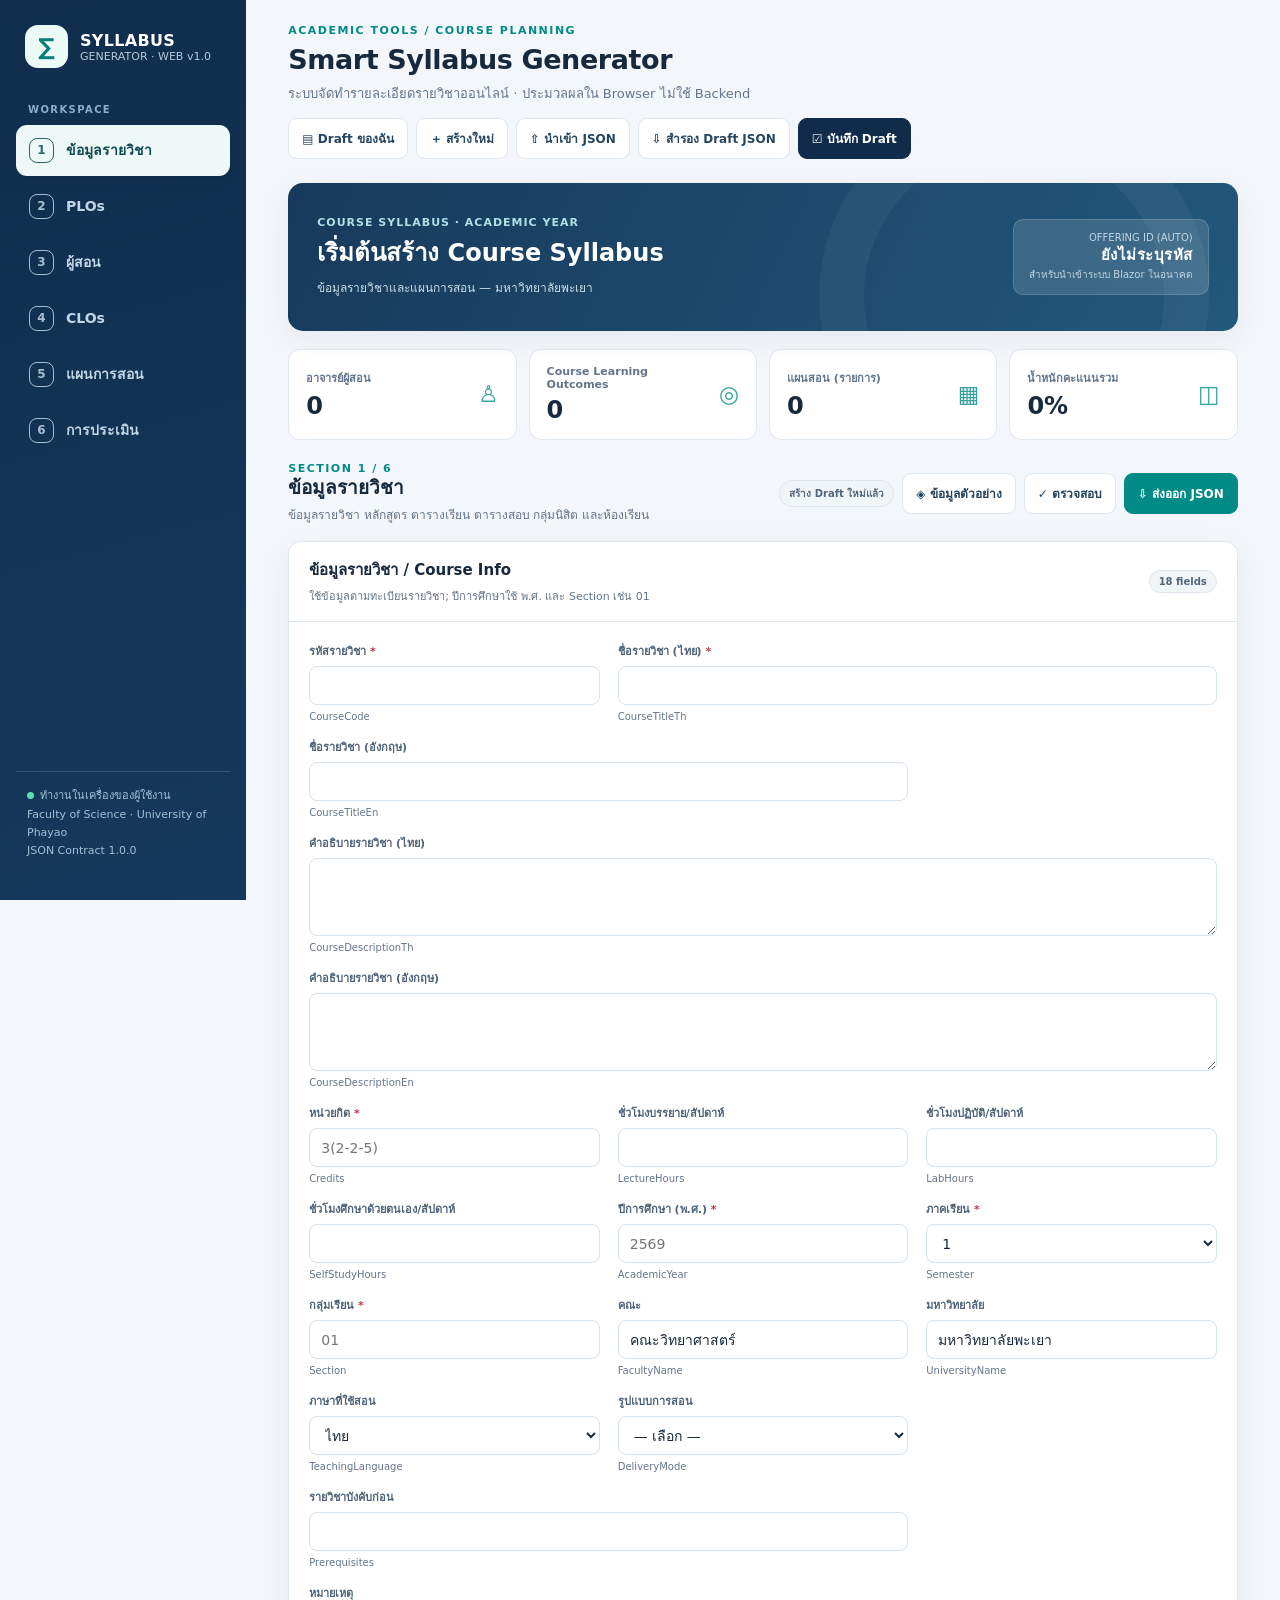
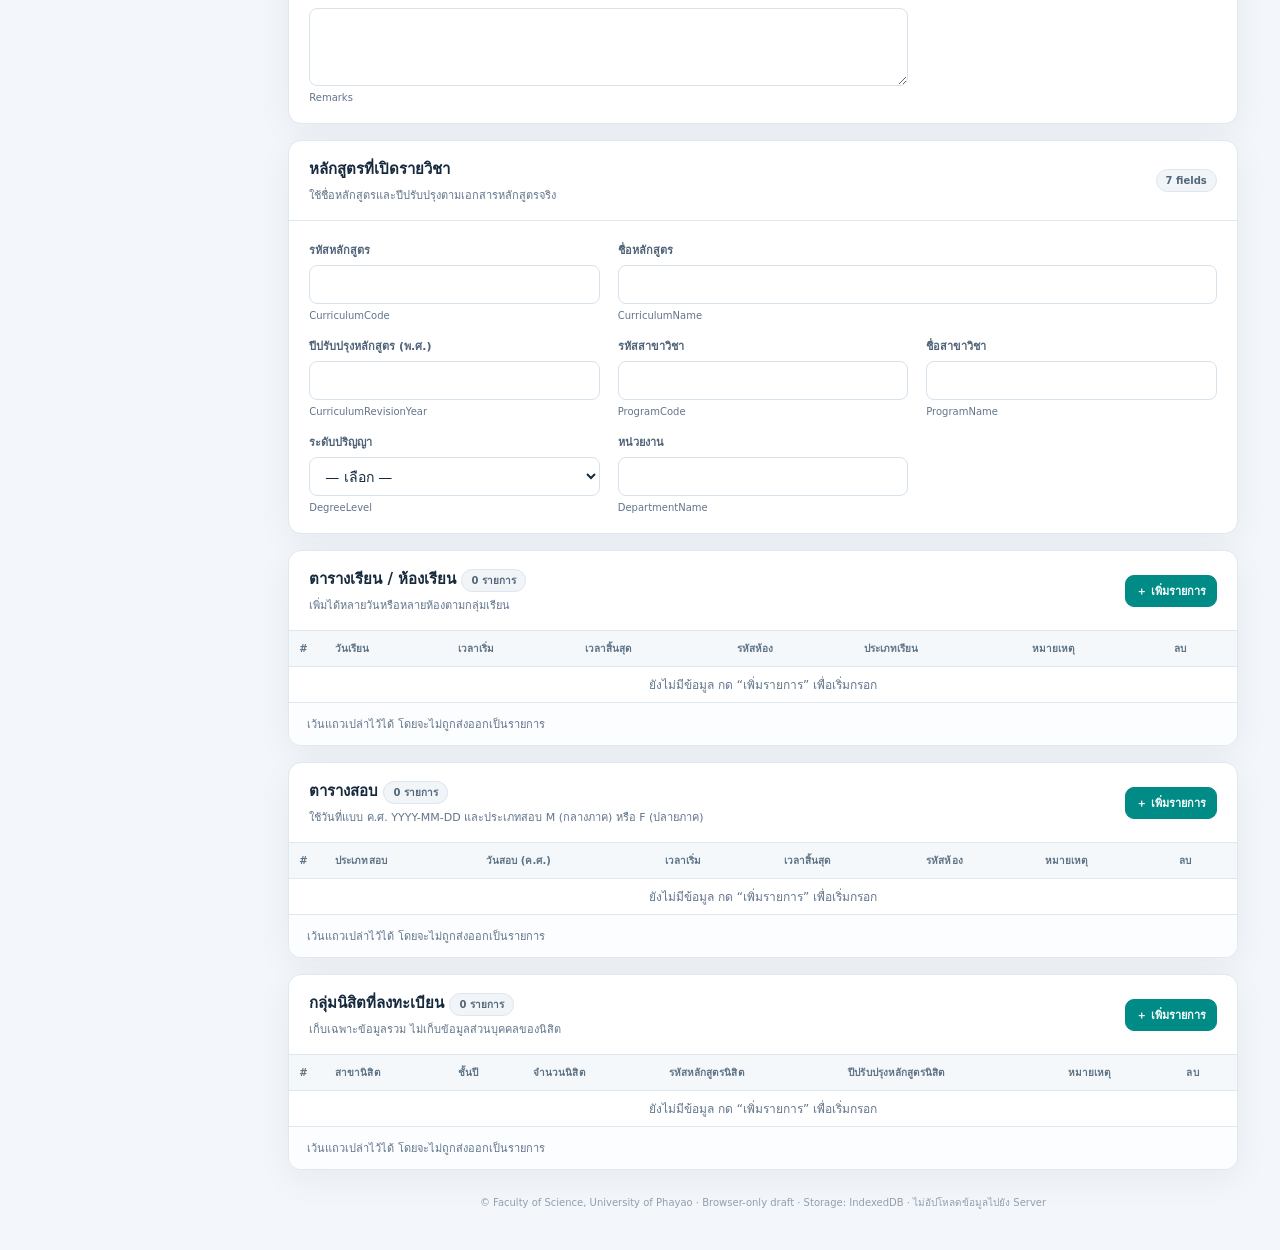
<file: tools/fixtures/phase1_index_v1_0.html>
<!DOCTYPE html>
<html lang="th">
<head>
<meta charset="UTF-8">
<meta name="viewport" content="width=device-width,initial-scale=1">
<meta name="theme-color" content="#102c4a">
<meta name="description" content="Smart Syllabus Generator — ออกแบบ Course Syllabus พร้อมบันทึก Draft และส่งออก JSON ใน Browser">
<title>Smart Syllabus Generator | Faculty of Science UP</title>
<style>
:root{color-scheme:light;--navy:#102c4a;--navy2:#1a3f65;--ink:#172a3d;--muted:#62758b;--line:#dfe7ef;--bg:#f3f6fa;--white:#fff;--teal:#008b87;--cyan:#dcf4f0;--blue:#edf5fd;--amber:#ad6818;--red:#b93c4c;--green:#0a8863;--shadow:0 9px 34px rgba(27,56,91,.06);font-family:'Sarabun','Leelawadee UI','Noto Sans Thai',system-ui,-apple-system,'Segoe UI',sans-serif}
*{box-sizing:border-box}body{margin:0;background:var(--bg);color:var(--ink);font-size:14px}button,input,textarea,select{font:inherit}button{cursor:pointer}button:disabled{opacity:.55;cursor:wait}button:focus-visible,input:focus-visible,select:focus-visible,textarea:focus-visible{outline:3px solid rgba(0,139,135,.26);outline-offset:2px}button:hover:not(:disabled){filter:brightness(.98)}a{color:var(--teal)}.app{display:grid;grid-template-columns:246px minmax(0,1fr);min-height:100vh}.sidebar{background:linear-gradient(165deg,#102d4d,#15395c);color:#fff;padding:25px 16px;display:flex;flex-direction:column;gap:30px;position:sticky;top:0;height:100vh;overflow:auto}.brand{display:flex;gap:12px;align-items:center;padding:0 9px}.brand-mark{background:#ecfaf5;border-radius:13px;width:43px;height:43px;display:grid;place-items:center;color:#087f77;font-size:23px;font-weight:800}.brand-title{font-weight:800;font-size:16px;letter-spacing:.3px}.brand-small{color:#b5c9dc;font-size:11px}.sidebar-label{color:#8daecb;letter-spacing:1.4px;font-size:10px;font-weight:700;margin:6px 12px 10px}.nav{display:flex;flex-direction:column;gap:5px}.nav button{display:flex;text-align:left;gap:12px;align-items:center;padding:13px 13px;background:transparent;color:#c3d6e7;border:0;border-radius:11px;font-weight:600;width:100%;line-height:1.35}.nav button.active{background:#edf8f7;color:#104b53;box-shadow:0 4px 10px rgba(0,0,0,.09)}.nav button:not(.active):hover{background:rgba(255,255,255,.09);color:white}.nav .num{display:grid;place-items:center;font-size:12px;border:1px solid currentColor;border-radius:8px;min-width:25px;height:25px;opacity:.85}.sidebar-bottom{margin-top:auto;color:#a4c0d7;font-size:11px;padding:15px 11px;border-top:1px solid #34516e;line-height:1.65}.dot{display:inline-block;width:7px;height:7px;background:#57deb1;border-radius:50%;margin-right:6px}.main{min-width:0;padding:24px clamp(17px,3.3vw,50px) 40px;max-width:1560px;width:100%;margin:auto}.topline{display:flex;align-items:center;justify-content:space-between;gap:14px;flex-wrap:wrap}.eyebrow{font-size:11px;font-weight:700;text-transform:uppercase;letter-spacing:1.5px;color:var(--teal)}h1{font-size:27px;margin:6px 0 6px;line-height:1.25;letter-spacing:-.4px}h2{font-size:19px;line-height:1.3;margin:0}h3{font-size:15px;margin:0}p{margin:0}small,.muted{color:var(--muted)}.header-desc{color:var(--muted);font-size:13px}.actions{display:flex;gap:8px;flex-wrap:wrap;align-items:center}.btn{border:1px solid var(--line);background:#fff;color:#25445e;padding:10px 13px;border-radius:9px;font-size:12px;font-weight:700;display:inline-flex;align-items:center;justify-content:center;gap:7px;min-height:38px}.btn-primary{background:var(--teal);border-color:var(--teal);color:#fff}.btn-navy{background:var(--navy);border-color:var(--navy);color:white}.btn-danger{color:var(--red);background:#fff5f6;border-color:#fad9de}.btn-mini{padding:6px 10px;min-height:30px;font-size:11px}.btn-ghost{border-color:transparent;background:transparent}.btn-wide{width:100%}.btn svg{width:16px;height:16px}.hero{margin-top:24px;background:linear-gradient(115deg,#173a5c,#22587b);border-radius:15px;min-height:148px;display:flex;justify-content:space-between;align-items:center;gap:30px;padding:25px 29px;color:white;box-shadow:var(--shadow);position:relative;overflow:hidden}.hero:after{content:"";position:absolute;right:3%;top:-55%;width:300px;height:300px;border:45px solid rgba(255,255,255,.045);border-radius:50%;pointer-events:none}.hero>*{z-index:1}.hero .meta{font-size:11px;color:#aee1e5;letter-spacing:1px;font-weight:700}.hero h2{font-size:24px;max-width:800px;margin:9px 0}.hero .sub{font-size:12px;color:#cadfeb}.hero .offering{background:rgba(255,255,255,.13);padding:12px 15px;border:1px solid rgba(255,255,255,.17);border-radius:10px;text-align:right;min-width:190px}.hero .offering strong{display:block;letter-spacing:.5px;font-size:15px}.hero .offering span{display:block;font-size:10px;color:#c1d5e5}.stats{display:grid;grid-template-columns:repeat(4,minmax(0,1fr));gap:12px;margin:18px 0 22px}.stat{background:white;border:1px solid var(--line);border-radius:12px;padding:15px 17px;display:flex;align-items:center;justify-content:space-between;gap:10px}.stat .hint{font-size:11px;color:var(--muted);font-weight:600}.stat .number{font-weight:800;font-size:24px;margin-top:5px}.stat .symbol{font-size:23px;opacity:.8;color:var(--teal)}.pagebar{display:flex;align-items:center;justify-content:space-between;gap:12px;margin:3px 0 17px;flex-wrap:wrap}.pagebar .intro{font-size:12px;color:var(--muted);margin-top:6px;max-width:800px}.section-stack{display:flex;flex-direction:column;gap:16px}.panel{border:1px solid var(--line);background:white;border-radius:13px;box-shadow:var(--shadow);overflow:hidden}.panel-head{padding:16px 20px;border-bottom:1px solid var(--line);display:flex;align-items:center;justify-content:space-between;gap:12px;flex-wrap:wrap}.panel-head h3{font-size:15px;font-weight:800}.panel-head .subhead{font-size:11px;color:var(--muted);margin-top:5px}.panel-body{padding:20px}.form-grid{display:grid;grid-template-columns:repeat(3,minmax(0,1fr));gap:16px 18px}.field{min-width:0;display:flex;flex-direction:column;gap:6px}.field.wide{grid-column:span 2}.field.full{grid-column:1/-1}.field label{font-size:11px;color:#4f6378;font-weight:700}.field .required{color:var(--red)}.field input,.field select,.field textarea{background:#fff;border:1px solid #d6e2ec;border-radius:8px;color:var(--ink);padding:9px 11px;outline:none;min-height:39px;width:100%}.field input:focus,.field textarea:focus,.field select:focus{border-color:#2caaa1;box-shadow:0 0 0 3px rgba(22,152,144,.11)}.field textarea{min-height:78px;line-height:1.55;resize:vertical}.field .micro{color:var(--muted);font-size:10px}.notice{background:#eaf5f7;border:1px solid #cfe8ed;border-radius:10px;color:#315e6c;padding:13px 16px;font-size:12px;line-height:1.7}.notice.warn{background:#fff8ed;border-color:#f8e7cb;color:#82561e}.table-wrap{overflow-x:auto;width:100%}.editor-table{width:100%;min-width:850px;border-collapse:separate;border-spacing:0;text-align:left}.editor-table th{font-size:10px;font-weight:800;letter-spacing:.05px;text-transform:uppercase;color:#5f7385;background:#f4f8fb;border-bottom:1px solid var(--line);padding:10px 10px;white-space:nowrap}.editor-table td{padding:8px 7px;border-bottom:1px solid #edf1f5;vertical-align:top}.editor-table tr:last-child td{border-bottom:0}.editor-table tr:hover td{background:#fbfdff}.editor-table td input:not([type=checkbox]),.editor-table td select,.editor-table td textarea{background:white;color:var(--ink);border:1px solid #dde6ee;border-radius:7px;padding:9px 8px;width:100%;min-width:88px;min-height:37px}.editor-table td textarea{min-height:58px;resize:vertical;line-height:1.45}.editor-table .narrow{min-width:65px!important;max-width:95px}.editor-table .long{min-width:210px!important}.editor-table .small{min-width:110px!important}.editor-table .row-no{color:#8b9bad;font-size:11px;font-weight:700;padding-top:18px;white-space:nowrap}.editor-table .del{background:#fff7f6;color:#b65057;border:1px solid #f4d6d8;border-radius:7px;width:32px;height:33px}.editor-table .check{width:18px;height:18px;accent-color:var(--teal);margin-top:8px}.table-note{padding:12px 18px;border-top:1px solid var(--line);font-size:11px;color:var(--muted);background:#fbfdff}.inline-row{display:flex;gap:8px;flex-wrap:wrap;align-items:center}.pill{background:#e9f6f3;color:#0c776e;border:1px solid #cef0e9;padding:5px 9px;border-radius:100px;font-size:10px;font-weight:800}.pill.neutral{color:#52677b;background:#f2f5f8;border-color:#dfe5ee}.pill.bad{background:#fff1f1;color:#ae3c4d;border-color:#f3d8dc}.switchbar{display:inline-flex;background:#edf2f7;padding:4px;border-radius:10px;gap:3px}.switchbar button{background:transparent;color:#5f7486;border:0;border-radius:7px;padding:9px 16px;font-weight:700;font-size:12px}.switchbar button.active{background:white;box-shadow:0 2px 6px rgba(0,0,0,.07);color:#147e79}.validate-area{display:none;margin:20px 0 0}.validate-area.visible{display:block}.results-head{display:flex;justify-content:space-between;align-items:center;gap:10px;margin-bottom:12px;flex-wrap:wrap}.issues{display:grid;grid-template-columns:1fr 1fr;gap:10px}.issue{background:white;border:1px solid var(--line);border-radius:9px;padding:12px 15px;display:flex;gap:12px;align-items:flex-start;font-size:12px;text-align:left;width:100%;color:var(--ink)}.issue .severity{font-weight:800;color:var(--red);min-width:42px}.issue.warning .severity{color:#a76b17}.issue .where{font-size:10px;color:var(--muted);margin-top:4px}.issue.ok{border-color:#cbe9dc;background:#effbf5}.toast{position:fixed;bottom:22px;right:22px;background:#153e56;color:white;padding:13px 17px;border-radius:10px;box-shadow:0 12px 40px #0003;z-index:999;max-width:min(420px,90vw);font-size:12px;line-height:1.6}.drawer-back{position:fixed;inset:0;background:#08253d55;z-index:100;display:flex;justify-content:flex-end}.drawer{background:white;width:min(440px,100vw);height:100%;padding:25px;overflow:auto;box-shadow:-8px 0 40px #08253d22}.drawer h2{margin:0 0 5px}.draft-item{border:1px solid var(--line);border-radius:9px;padding:12px;margin:10px 0;display:flex;gap:7px;justify-content:space-between;align-items:center}.draft-item strong{font-size:12px;display:block}.draft-item small{display:block;font-size:10px;margin:5px 0}.draft-item.current{border-color:var(--teal);background:#f6fdfb}.empty{padding:30px;text-align:center;color:var(--muted);font-size:12px}.footerline{color:#91a0ae;font-size:10px;margin-top:25px;text-align:center}.hidden{display:none!important}@media(max-width:1100px){.form-grid{grid-template-columns:repeat(2,minmax(0,1fr))}.stats{grid-template-columns:repeat(2,minmax(0,1fr))}.app{grid-template-columns:205px minmax(0,1fr)}.sidebar{padding:22px 10px}}@media(max-width:770px){.app{display:block}.sidebar{position:static;width:100%;height:auto;gap:12px;padding:14px;overflow:visible}.sidebar-label,.sidebar-bottom{display:none}.brand{padding:0 0 5px}.nav{flex-direction:row;overflow:auto;padding-bottom:3px}.nav button{width:auto;flex-shrink:0;padding:9px 12px;font-size:11px;gap:6px}.nav .num{display:none}.main{padding:16px}.hero{padding:20px;min-height:auto}.hero h2{font-size:19px}.hero .offering{min-width:140px}.topline{align-items:flex-start}h1{font-size:23px}.issues{grid-template-columns:1fr}}@media(max-width:510px){.form-grid{grid-template-columns:1fr}.field.wide{grid-column:1}.hero{display:block}.hero .offering{text-align:left;margin-top:17px;width:max-content}.stats{gap:8px}.stat{padding:10px}.stat .number{font-size:20px}.panel-body{padding:13px}.panel-head{padding:14px}.actions{gap:5px}.btn{padding:9px 10px;font-size:11px}}

</style>
</head>
<body>
<div class="app">
<aside class="sidebar">
  <div class="brand"><div class="brand-mark">∑</div><div><div class="brand-title">SYLLABUS</div><div class="brand-small">GENERATOR · WEB v1.0</div></div></div>
  <div><div class="sidebar-label">WORKSPACE</div><nav class="nav" id="nav" aria-label="เมนูกรอกข้อมูล"></nav></div>
  <div class="sidebar-bottom"><span class="dot"></span>ทำงานในเครื่องของผู้ใช้งาน<br>Faculty of Science · University of Phayao<br>JSON Contract 1.0.0</div>
</aside>
<main class="main">
 <div class="topline">
  <div><div class="eyebrow">ACADEMIC TOOLS / COURSE PLANNING</div><h1>Smart Syllabus Generator</h1><p class="header-desc">ระบบจัดทำรายละเอียดรายวิชาออนไลน์ · ประมวลผลใน Browser ไม่ใช้ Backend</p></div>
  <div class="actions">
    <button type="button" class="btn" data-action="drafts">▤ Draft ของฉัน</button>
    <button type="button" class="btn" data-action="new">＋ สร้างใหม่</button>
    <button type="button" class="btn" data-action="import">⇧ นำเข้า JSON</button>
    <button type="button" class="btn" data-action="backup">⇩ สำรอง Draft JSON</button>
    <button type="button" class="btn btn-navy" data-action="save">☑ บันทึก Draft</button>
  </div>
 </div>
 <div class="hero"><div><div class="meta">COURSE SYLLABUS · ACADEMIC YEAR</div><h2 id="hero-course">เริ่มต้นสร้าง Course Syllabus</h2><p class="sub" id="hero-sub">Faculty of Science · University of Phayao</p></div><div class="offering"><span>OFFERING ID (AUTO)</span><strong id="offering-label">—</strong><span>สำหรับนำเข้าระบบ Blazor ในอนาคต</span></div></div>
 <div class="stats"><div class="stat"><div><div class="hint">อาจารย์ผู้สอน</div><div class="number" id="s-instructors">0</div></div><div class="symbol">♙</div></div><div class="stat"><div><div class="hint">Course Learning Outcomes</div><div class="number" id="s-clos">0</div></div><div class="symbol">◎</div></div><div class="stat"><div><div class="hint">แผนสอน (รายการ)</div><div class="number" id="s-plans">0</div></div><div class="symbol">▦</div></div><div class="stat"><div><div class="hint">น้ำหนักคะแนนรวม</div><div class="number" id="s-weight">0%</div></div><div class="symbol">◫</div></div></div>
 <div class="pagebar"><div><div class="eyebrow" id="tab-number">SECTION 1 / 6</div><h2 id="tab-title">ข้อมูลรายวิชา</h2><p class="intro" id="tab-desc">ข้อมูลรายวิชา</p></div><div class="inline-row"><span class="pill neutral" id="save-status">กำลังโหลด...</span><button type="button" class="btn" data-action="demo">◈ ข้อมูลตัวอย่าง</button><button type="button" class="btn" data-action="validate">✓ ตรวจสอบ</button><button type="button" class="btn btn-primary" data-action="export">⇩ ส่งออก JSON</button></div></div>
 <div id="panel-content" aria-live="polite"></div>
 <section id="validation" class="validate-area" aria-live="polite"><div class="results-head"><h2 id="issue-heading">ผลตรวจสอบ</h2><span class="pill neutral">คลิกเพื่อไปยังแท็บที่เกี่ยวข้อง</span></div><div class="issues" id="issue-list"></div></section>
 <div class="footerline">© Faculty of Science, University of Phayao · Browser-only draft · Storage: <span id="storage-label">—</span> · ไม่อัปโหลดข้อมูลไปยัง Server</div>
</main>
</div>
<div id="drawer" class="drawer-back hidden"><div class="drawer" role="dialog" aria-modal="true" aria-labelledby="drawer-title"><div class="topline"><div><h2 id="drawer-title">Draft ที่บันทึกไว้</h2><p class="muted">เก็บใน Browser ของเครื่องและโปรไฟล์นี้เท่านั้น</p></div><button class="btn btn-mini" data-action="close-drawer" aria-label="ปิด">✕ ปิด</button></div><div class="notice warn" style="margin-top:20px">ข้อมูลนี้จะไม่ซิงก์ระหว่างอุปกรณ์ หากเปลี่ยนเครื่องหรือล้างข้อมูล Browser อาจสูญหาย กรุณา Export JSON เป็นระยะ</div><div id="draft-list"></div></div></div>
<input id="file-import" class="hidden" type="file" accept=".json,application/json">
<div id="toast" class="toast hidden" role="status" aria-live="polite"></div>
<script type="application/json" id="contract-json">{"$schema":"https://json-schema.org/draft/2020-12/schema","$id":"https://up.ac.th/syllabus/schema/1.0.0","title":"Smart Excel Syllabus Canonical Contract (proposed for Blazor)","description":"Contract v1.0 for independent Excel source and future REG view. SQL DDL is a proposed migration, not a snapshot of existing database.","type":"object","additionalProperties":false,"required":["SchemaVersion","OfferingId","SourceType","ExtractedAt","CourseInfo","Curriculum","Instructors","PLOs","CLOs","ClassMeetings","Exams","StudentGroups","LecturePlans","LabPlans","Assessments","GradeScale","Resources"],"properties":{"SchemaVersion":{"const":"1.0.0"},"OfferingId":{"type":"string","pattern":"^[A-Za-z0-9_-]+-[0-9]+-[0-9]{4}-SEC[A-Za-z0-9]+$"},"SourceType":{"type":"string","enum":["ExcelManual","RegView","BlazorManual"]},"ExtractedAt":{"type":"string","format":"date-time"},"CourseInfo":{"type":"object","additionalProperties":false,"properties":{"CourseCode":{"type":"string"},"CourseTitleTh":{"type":"string"},"CourseTitleEn":{"type":"string"},"CourseDescriptionTh":{"type":"string"},"CourseDescriptionEn":{"type":"string"},"Credits":{"type":"string"},"LectureHours":{"type":"integer"},"LabHours":{"type":"integer"},"SelfStudyHours":{"type":"integer"},"AcademicYear":{"type":"integer"},"Semester":{"type":"string"},"Section":{"type":"string"},"FacultyName":{"type":"string"},"UniversityName":{"type":"string"},"TeachingLanguage":{"type":"string"},"DeliveryMode":{"type":"string"},"Prerequisites":{"type":"string"},"Remarks":{"type":"string"}},"required":["CourseCode","CourseTitleTh","Credits","AcademicYear","Semester","Section"]},"Curriculum":{"type":"object","additionalProperties":false,"properties":{"CurriculumCode":{"type":"string"},"CurriculumName":{"type":"string"},"CurriculumRevisionYear":{"type":"integer"},"ProgramCode":{"type":"string"},"ProgramName":{"type":"string"},"DegreeLevel":{"type":"string"},"DepartmentName":{"type":"string"}},"required":[]},"Instructors":{"type":"array","items":{"type":"object","additionalProperties":false,"properties":{"StaffId":{"type":"string"},"IsResponsibleInstructor":{"type":"boolean"},"Prefix":{"type":"string"},"FirstName":{"type":"string"},"LastName":{"type":"string"},"DisplayName":{"type":"string"},"Email":{"type":"string"},"Department":{"type":"string"},"LecturePercent":{"type":"number"},"LabPercent":{"type":"number"},"Notes":{"type":"string"}},"required":["IsResponsibleInstructor"]}},"PLOs":{"type":"array","items":{"type":"object","additionalProperties":false,"properties":{"PloCode":{"type":"string"},"DescriptionTh":{"type":"string"},"DescriptionEn":{"type":"string"},"Category":{"type":"string"},"Notes":{"type":"string"}},"required":["PloCode","DescriptionTh"]}},"CLOs":{"type":"array","items":{"type":"object","additionalProperties":false,"properties":{"CloCode":{"type":"string"},"DescriptionTh":{"type":"string"},"BloomLevel":{"type":"string"},"MappedPloCodes":{"type":"array","items":{"type":"string"},"uniqueItems":true},"Notes":{"type":"string"}},"required":["CloCode","DescriptionTh"]}},"ClassMeetings":{"type":"array","items":{"type":"object","additionalProperties":false,"properties":{"DayOfWeek":{"type":"string"},"StartTime":{"type":"string","pattern":"^([01][0-9]|2[0-3]):[0-5][0-9]$"},"EndTime":{"type":"string","pattern":"^([01][0-9]|2[0-3]):[0-5][0-9]$"},"RoomCode":{"type":"string"},"DeliveryType":{"type":"string"},"Notes":{"type":"string"}},"required":[]}},"Exams":{"type":"array","items":{"type":"object","additionalProperties":false,"properties":{"ExamTypeCode":{"type":"string"},"ExamDate":{"type":"string","format":"date"},"StartTime":{"type":"string","pattern":"^([01][0-9]|2[0-3]):[0-5][0-9]$"},"EndTime":{"type":"string","pattern":"^([01][0-9]|2[0-3]):[0-5][0-9]$"},"RoomCode":{"type":"string"},"Notes":{"type":"string"}},"required":[]}},"StudentGroups":{"type":"array","items":{"type":"object","additionalProperties":false,"properties":{"StudentProgramName":{"type":"string"},"StudentYearLevel":{"type":"integer"},"RegisteredStudentCount":{"type":"integer"},"StudentCurriculumCode":{"type":"string"},"StudentCurriculumRevisionYear":{"type":"integer"},"Notes":{"type":"string"}},"required":[]}},"LecturePlans":{"type":"array","items":{"type":"object","additionalProperties":false,"properties":{"WeekNumber":{"type":"integer"},"Topic":{"type":"string"},"LearningActivities":{"type":"string"},"TeachingMethods":{"type":"string"},"MappedCloCodes":{"type":"array","items":{"type":"string"},"uniqueItems":true},"AssessmentMethods":{"type":"string"},"Notes":{"type":"string"}},"required":["WeekNumber","Topic"]}},"LabPlans":{"type":"array","items":{"type":"object","additionalProperties":false,"properties":{"WeekNumber":{"type":"integer"},"Topic":{"type":"string"},"LearningActivities":{"type":"string"},"TeachingMethods":{"type":"string"},"MappedCloCodes":{"type":"array","items":{"type":"string"},"uniqueItems":true},"AssessmentMethods":{"type":"string"},"Notes":{"type":"string"}},"required":["WeekNumber","Topic"]}},"Assessments":{"type":"array","items":{"type":"object","additionalProperties":false,"properties":{"AssessmentCode":{"type":"string"},"AssessmentName":{"type":"string"},"AssessmentType":{"type":"string"},"WeightPercent":{"type":"number"},"MappedCloCodes":{"type":"array","items":{"type":"string"},"uniqueItems":true},"Notes":{"type":"string"}},"required":["AssessmentName","WeightPercent"]}},"GradeScale":{"type":"array","items":{"type":"object","additionalProperties":false,"properties":{"Grade":{"type":"string"},"MinimumScore":{"type":"number"},"MaximumScore":{"type":"number"},"Notes":{"type":"string"}},"required":[]}},"Resources":{"type":"array","items":{"type":"object","additionalProperties":false,"properties":{"ResourceType":{"type":"string"},"Title":{"type":"string"},"Author":{"type":"string"},"Year":{"type":"integer"},"Url":{"type":"string"},"Notes":{"type":"string"}},"required":[]}}}}</script>
<script type="application/json" id="demo-json">{"SchemaVersion":"1.0.0","OfferingId":"244442-1-2569-SEC01","SourceType":"ExcelManual","ExtractedAt":"2026-10-28T08:10:15+00:00","CourseInfo":{"CourseCode":"244442","CourseTitleTh":"ไมโครคอนโทรลเลอร์และการเขียนโปรแกรม","CourseTitleEn":"Microcontroller and Programming","CourseDescriptionTh":"ศึกษาพื้นฐานไมโครคอนโทรลเลอร์ การเชื่อมต่ออุปกรณ์และการเขียนโปรแกรม (ข้อมูลสมมติสำหรับทดสอบเท่านั้น)","Credits":"3(2-2-5)","LectureHours":2,"LabHours":2,"SelfStudyHours":5,"AcademicYear":2569,"Semester":"1","Section":"01","FacultyName":"คณะวิทยาศาสตร์","UniversityName":"มหาวิทยาลัยพะเยา","TeachingLanguage":"ไทย"},"Curriculum":{"CurriculumName":"หลักสูตรตัวอย่าง (แทนที่ด้วยข้อมูลจริง)","ProgramName":"ฟิสิกส์"},"Instructors":[{"StaffId":"DEMO001","IsResponsibleInstructor":true,"Prefix":"ผศ.ดร.","FirstName":"ตัวอย่าง","LastName":"ผู้สอน","DisplayName":"ผศ.ดร. ตัวอย่าง ผู้สอน","Email":"demo@example.invalid","Department":"คณะวิทยาศาสตร์","LecturePercent":100.0,"LabPercent":100.0,"Notes":"ข้อมูลสมมติเท่านั้น"}],"PLOs":[{"PloCode":"PLO1","DescriptionTh":"ประยุกต์ความรู้ด้านวิทยาศาสตร์แก้ปัญหา (ตัวอย่างสมมติ)"}],"CLOs":[{"CloCode":"CLO1","DescriptionTh":"ออกแบบโปรแกรมไมโครคอนโทรลเลอร์พื้นฐาน (ตัวอย่างสมมติ)","BloomLevel":"Apply","MappedPloCodes":["PLO1"]}],"ClassMeetings":[{"DayOfWeek":"จันทร์","StartTime":"09:00","EndTime":"11:00","RoomCode":"DEMO-LAB","DeliveryType":"Lecture","Notes":"ตัวอย่าง"}],"Exams":[{"ExamTypeCode":"M","ExamDate":"2027-01-15","StartTime":"09:00","EndTime":"12:00","RoomCode":"DEMO-ROOM","Notes":"ตัวอย่าง ไม่ใช่ตารางสอบจริง"}],"StudentGroups":[{"StudentProgramName":"ฟิสิกส์","StudentYearLevel":2,"RegisteredStudentCount":25,"StudentCurriculumCode":"DEMO-CURR","StudentCurriculumRevisionYear":2568,"Notes":"ข้อมูลสมมติ"}],"LecturePlans":[{"WeekNumber":1,"Topic":"หัวข้อสัปดาห์ที่ 1 (ตัวอย่าง)","LearningActivities":"กิจกรรมสัปดาห์ที่ 1","TeachingMethods":"สาธิตและลงมือปฏิบัติ","MappedCloCodes":["CLO1"],"AssessmentMethods":"ใบงาน","Notes":"ข้อมูลสมมติ"},{"WeekNumber":2,"Topic":"หัวข้อสัปดาห์ที่ 2 (ตัวอย่าง)","LearningActivities":"กิจกรรมสัปดาห์ที่ 2","TeachingMethods":"สาธิตและลงมือปฏิบัติ","MappedCloCodes":["CLO1"],"AssessmentMethods":"ใบงาน","Notes":"ข้อมูลสมมติ"},{"WeekNumber":3,"Topic":"หัวข้อสัปดาห์ที่ 3 (ตัวอย่าง)","LearningActivities":"กิจกรรมสัปดาห์ที่ 3","TeachingMethods":"สาธิตและลงมือปฏิบัติ","MappedCloCodes":["CLO1"],"AssessmentMethods":"ใบงาน","Notes":"ข้อมูลสมมติ"},{"WeekNumber":4,"Topic":"หัวข้อสัปดาห์ที่ 4 (ตัวอย่าง)","LearningActivities":"กิจกรรมสัปดาห์ที่ 4","TeachingMethods":"สาธิตและลงมือปฏิบัติ","MappedCloCodes":["CLO1"],"AssessmentMethods":"ใบงาน","Notes":"ข้อมูลสมมติ"},{"WeekNumber":5,"Topic":"หัวข้อสัปดาห์ที่ 5 (ตัวอย่าง)","LearningActivities":"กิจกรรมสัปดาห์ที่ 5","TeachingMethods":"สาธิตและลงมือปฏิบัติ","MappedCloCodes":["CLO1"],"AssessmentMethods":"ใบงาน","Notes":"ข้อมูลสมมติ"},{"WeekNumber":6,"Topic":"หัวข้อสัปดาห์ที่ 6 (ตัวอย่าง)","LearningActivities":"กิจกรรมสัปดาห์ที่ 6","TeachingMethods":"สาธิตและลงมือปฏิบัติ","MappedCloCodes":["CLO1"],"AssessmentMethods":"ใบงาน","Notes":"ข้อมูลสมมติ"},{"WeekNumber":7,"Topic":"หัวข้อสัปดาห์ที่ 7 (ตัวอย่าง)","LearningActivities":"กิจกรรมสัปดาห์ที่ 7","TeachingMethods":"สาธิตและลงมือปฏิบัติ","MappedCloCodes":["CLO1"],"AssessmentMethods":"ใบงาน","Notes":"ข้อมูลสมมติ"},{"WeekNumber":8,"Topic":"หัวข้อสัปดาห์ที่ 8 (ตัวอย่าง)","LearningActivities":"กิจกรรมสัปดาห์ที่ 8","TeachingMethods":"สาธิตและลงมือปฏิบัติ","MappedCloCodes":["CLO1"],"AssessmentMethods":"ใบงาน","Notes":"ข้อมูลสมมติ"},{"WeekNumber":9,"Topic":"หัวข้อสัปดาห์ที่ 9 (ตัวอย่าง)","LearningActivities":"กิจกรรมสัปดาห์ที่ 9","TeachingMethods":"สาธิตและลงมือปฏิบัติ","MappedCloCodes":["CLO1"],"AssessmentMethods":"ใบงาน","Notes":"ข้อมูลสมมติ"},{"WeekNumber":10,"Topic":"หัวข้อสัปดาห์ที่ 10 (ตัวอย่าง)","LearningActivities":"กิจกรรมสัปดาห์ที่ 10","TeachingMethods":"สาธิตและลงมือปฏิบัติ","MappedCloCodes":["CLO1"],"AssessmentMethods":"ใบงาน","Notes":"ข้อมูลสมมติ"},{"WeekNumber":11,"Topic":"หัวข้อสัปดาห์ที่ 11 (ตัวอย่าง)","LearningActivities":"กิจกรรมสัปดาห์ที่ 11","TeachingMethods":"สาธิตและลงมือปฏิบัติ","MappedCloCodes":["CLO1"],"AssessmentMethods":"ใบงาน","Notes":"ข้อมูลสมมติ"},{"WeekNumber":12,"Topic":"หัวข้อสัปดาห์ที่ 12 (ตัวอย่าง)","LearningActivities":"กิจกรรมสัปดาห์ที่ 12","TeachingMethods":"สาธิตและลงมือปฏิบัติ","MappedCloCodes":["CLO1"],"AssessmentMethods":"ใบงาน","Notes":"ข้อมูลสมมติ"},{"WeekNumber":13,"Topic":"หัวข้อสัปดาห์ที่ 13 (ตัวอย่าง)","LearningActivities":"กิจกรรมสัปดาห์ที่ 13","TeachingMethods":"สาธิตและลงมือปฏิบัติ","MappedCloCodes":["CLO1"],"AssessmentMethods":"ใบงาน","Notes":"ข้อมูลสมมติ"},{"WeekNumber":14,"Topic":"หัวข้อสัปดาห์ที่ 14 (ตัวอย่าง)","LearningActivities":"กิจกรรมสัปดาห์ที่ 14","TeachingMethods":"สาธิตและลงมือปฏิบัติ","MappedCloCodes":["CLO1"],"AssessmentMethods":"ใบงาน","Notes":"ข้อมูลสมมติ"},{"WeekNumber":15,"Topic":"หัวข้อสัปดาห์ที่ 15 (ตัวอย่าง)","LearningActivities":"กิจกรรมสัปดาห์ที่ 15","TeachingMethods":"สาธิตและลงมือปฏิบัติ","MappedCloCodes":["CLO1"],"AssessmentMethods":"ใบงาน","Notes":"ข้อมูลสมมติ"}],"LabPlans":[{"WeekNumber":1,"Topic":"หัวข้อสัปดาห์ที่ 1 (ตัวอย่าง)","LearningActivities":"กิจกรรมสัปดาห์ที่ 1","TeachingMethods":"สาธิตและลงมือปฏิบัติ","MappedCloCodes":["CLO1"],"AssessmentMethods":"ใบงาน","Notes":"ข้อมูลสมมติ"},{"WeekNumber":2,"Topic":"หัวข้อสัปดาห์ที่ 2 (ตัวอย่าง)","LearningActivities":"กิจกรรมสัปดาห์ที่ 2","TeachingMethods":"สาธิตและลงมือปฏิบัติ","MappedCloCodes":["CLO1"],"AssessmentMethods":"ใบงาน","Notes":"ข้อมูลสมมติ"},{"WeekNumber":3,"Topic":"หัวข้อสัปดาห์ที่ 3 (ตัวอย่าง)","LearningActivities":"กิจกรรมสัปดาห์ที่ 3","TeachingMethods":"สาธิตและลงมือปฏิบัติ","MappedCloCodes":["CLO1"],"AssessmentMethods":"ใบงาน","Notes":"ข้อมูลสมมติ"},{"WeekNumber":4,"Topic":"หัวข้อสัปดาห์ที่ 4 (ตัวอย่าง)","LearningActivities":"กิจกรรมสัปดาห์ที่ 4","TeachingMethods":"สาธิตและลงมือปฏิบัติ","MappedCloCodes":["CLO1"],"AssessmentMethods":"ใบงาน","Notes":"ข้อมูลสมมติ"},{"WeekNumber":5,"Topic":"หัวข้อสัปดาห์ที่ 5 (ตัวอย่าง)","LearningActivities":"กิจกรรมสัปดาห์ที่ 5","TeachingMethods":"สาธิตและลงมือปฏิบัติ","MappedCloCodes":["CLO1"],"AssessmentMethods":"ใบงาน","Notes":"ข้อมูลสมมติ"},{"WeekNumber":6,"Topic":"หัวข้อสัปดาห์ที่ 6 (ตัวอย่าง)","LearningActivities":"กิจกรรมสัปดาห์ที่ 6","TeachingMethods":"สาธิตและลงมือปฏิบัติ","MappedCloCodes":["CLO1"],"AssessmentMethods":"ใบงาน","Notes":"ข้อมูลสมมติ"},{"WeekNumber":7,"Topic":"หัวข้อสัปดาห์ที่ 7 (ตัวอย่าง)","LearningActivities":"กิจกรรมสัปดาห์ที่ 7","TeachingMethods":"สาธิตและลงมือปฏิบัติ","MappedCloCodes":["CLO1"],"AssessmentMethods":"ใบงาน","Notes":"ข้อมูลสมมติ"},{"WeekNumber":8,"Topic":"หัวข้อสัปดาห์ที่ 8 (ตัวอย่าง)","LearningActivities":"กิจกรรมสัปดาห์ที่ 8","TeachingMethods":"สาธิตและลงมือปฏิบัติ","MappedCloCodes":["CLO1"],"AssessmentMethods":"ใบงาน","Notes":"ข้อมูลสมมติ"},{"WeekNumber":9,"Topic":"หัวข้อสัปดาห์ที่ 9 (ตัวอย่าง)","LearningActivities":"กิจกรรมสัปดาห์ที่ 9","TeachingMethods":"สาธิตและลงมือปฏิบัติ","MappedCloCodes":["CLO1"],"AssessmentMethods":"ใบงาน","Notes":"ข้อมูลสมมติ"},{"WeekNumber":10,"Topic":"หัวข้อสัปดาห์ที่ 10 (ตัวอย่าง)","LearningActivities":"กิจกรรมสัปดาห์ที่ 10","TeachingMethods":"สาธิตและลงมือปฏิบัติ","MappedCloCodes":["CLO1"],"AssessmentMethods":"ใบงาน","Notes":"ข้อมูลสมมติ"},{"WeekNumber":11,"Topic":"หัวข้อสัปดาห์ที่ 11 (ตัวอย่าง)","LearningActivities":"กิจกรรมสัปดาห์ที่ 11","TeachingMethods":"สาธิตและลงมือปฏิบัติ","MappedCloCodes":["CLO1"],"AssessmentMethods":"ใบงาน","Notes":"ข้อมูลสมมติ"},{"WeekNumber":12,"Topic":"หัวข้อสัปดาห์ที่ 12 (ตัวอย่าง)","LearningActivities":"กิจกรรมสัปดาห์ที่ 12","TeachingMethods":"สาธิตและลงมือปฏิบัติ","MappedCloCodes":["CLO1"],"AssessmentMethods":"ใบงาน","Notes":"ข้อมูลสมมติ"},{"WeekNumber":13,"Topic":"หัวข้อสัปดาห์ที่ 13 (ตัวอย่าง)","LearningActivities":"กิจกรรมสัปดาห์ที่ 13","TeachingMethods":"สาธิตและลงมือปฏิบัติ","MappedCloCodes":["CLO1"],"AssessmentMethods":"ใบงาน","Notes":"ข้อมูลสมมติ"},{"WeekNumber":14,"Topic":"หัวข้อสัปดาห์ที่ 14 (ตัวอย่าง)","LearningActivities":"กิจกรรมสัปดาห์ที่ 14","TeachingMethods":"สาธิตและลงมือปฏิบัติ","MappedCloCodes":["CLO1"],"AssessmentMethods":"ใบงาน","Notes":"ข้อมูลสมมติ"},{"WeekNumber":15,"Topic":"หัวข้อสัปดาห์ที่ 15 (ตัวอย่าง)","LearningActivities":"กิจกรรมสัปดาห์ที่ 15","TeachingMethods":"สาธิตและลงมือปฏิบัติ","MappedCloCodes":["CLO1"],"AssessmentMethods":"ใบงาน","Notes":"ข้อมูลสมมติ"}],"Assessments":[{"AssessmentCode":"AS01","AssessmentName":"ใบงานและปฏิบัติการ","AssessmentType":"Practical","WeightPercent":60.0,"MappedCloCodes":["CLO1"],"Notes":"ตัวอย่าง"},{"AssessmentCode":"AS02","AssessmentName":"โครงงาน","AssessmentType":"Project","WeightPercent":40.0,"MappedCloCodes":["CLO1"],"Notes":"ตัวอย่าง"}],"GradeScale":[{"Grade":"A","MinimumScore":80.0,"MaximumScore":100.0},{"Grade":"B+","MinimumScore":75.0,"MaximumScore":79.99},{"Grade":"B","MinimumScore":70.0,"MaximumScore":74.99},{"Grade":"C+","MinimumScore":65.0,"MaximumScore":69.99},{"Grade":"C","MinimumScore":60.0,"MaximumScore":64.99},{"Grade":"D+","MinimumScore":55.0,"MaximumScore":59.99},{"Grade":"D","MinimumScore":50.0,"MaximumScore":54.99},{"Grade":"F","MinimumScore":0.0,"MaximumScore":49.99}],"Resources":[{"ResourceType":"Textbook","Title":"หนังสือ/แหล่งเรียนรู้ตัวอย่าง","Year":2026,"Notes":"ข้อมูลสมมติ"}]}</script>
<script>
/* Syllabus Generator Web v1.0.0 — all operations stay in this browser. */
(() => {
'use strict';
const contract = JSON.parse(document.getElementById('contract-json').textContent);
const demo = JSON.parse(document.getElementById('demo-json').textContent);
const SECTION_KEYS=['CourseInfo','Curriculum','Instructors','PLOs','CLOs','ClassMeetings','Exams','StudentGroups','LecturePlans','LabPlans','Assessments','GradeScale','Resources'];
const TABS=[
 {id:'course',name:'ข้อมูลรายวิชา',en:'Course Info',desc:'ข้อมูลรายวิชา หลักสูตร ตารางเรียน ตารางสอบ กลุ่มนิสิต และห้องเรียน'},
 {id:'plos',name:'PLOs',en:'Program Learning Outcomes',desc:'ผลลัพธ์การเรียนรู้ของหลักสูตรตามปีปรับปรุงหลักสูตร'},
 {id:'instructors',name:'ผู้สอน',en:'Instructors',desc:'อาจารย์ผู้สอน ผู้รับผิดชอบ และสัดส่วนการสอนบรรยาย/ปฏิบัติ'},
 {id:'clos',name:'CLOs',en:'Course Learning Outcomes',desc:'ผลลัพธ์การเรียนรู้ระดับรายวิชา พร้อมเชื่อมโยงรหัส PLO'},
 {id:'weekly',name:'แผนการสอน',en:'Weekly Plan',desc:'แผนบรรยายและปฏิบัติการ แยกตาราง 15 สัปดาห์'},
 {id:'assessment',name:'การประเมิน',en:'Assessments',desc:'รายการวัดผล น้ำหนักคะแนน เกณฑ์ตัดเกรด และแหล่งเรียนรู้'}];
const MAP={
 CourseCode:'รหัสรายวิชา',CourseTitleTh:'ชื่อรายวิชา (ไทย)',CourseTitleEn:'ชื่อรายวิชา (อังกฤษ)',CourseDescriptionTh:'คำอธิบายรายวิชา (ไทย)',CourseDescriptionEn:'คำอธิบายรายวิชา (อังกฤษ)',Credits:'หน่วยกิต',LectureHours:'ชั่วโมงบรรยาย/สัปดาห์',LabHours:'ชั่วโมงปฏิบัติ/สัปดาห์',SelfStudyHours:'ชั่วโมงศึกษาด้วยตนเอง/สัปดาห์',AcademicYear:'ปีการศึกษา (พ.ศ.)',Semester:'ภาคเรียน',Section:'กลุ่มเรียน',FacultyName:'คณะ',UniversityName:'มหาวิทยาลัย',TeachingLanguage:'ภาษาที่ใช้สอน',DeliveryMode:'รูปแบบการสอน',Prerequisites:'รายวิชาบังคับก่อน',Remarks:'หมายเหตุ',CurriculumCode:'รหัสหลักสูตร',CurriculumName:'ชื่อหลักสูตร',CurriculumRevisionYear:'ปีปรับปรุงหลักสูตร (พ.ศ.)',ProgramCode:'รหัสสาขาวิชา',ProgramName:'ชื่อสาขาวิชา',DegreeLevel:'ระดับปริญญา',DepartmentName:'หน่วยงาน',StaffId:'รหัสบุคลากร',IsResponsibleInstructor:'ผู้รับผิดชอบ',Prefix:'คำนำหน้า',FirstName:'ชื่อ',LastName:'นามสกุล',DisplayName:'ชื่อแสดงผล',Email:'อีเมล',Department:'หน่วยงาน',LecturePercent:'สัดส่วนบรรยาย %',LabPercent:'สัดส่วนปฏิบัติ %',Notes:'หมายเหตุ',PloCode:'รหัส PLO',DescriptionTh:'คำอธิบาย (ไทย)',DescriptionEn:'คำอธิบาย (อังกฤษ)',Category:'หมวดหมู่',CloCode:'รหัส CLO',BloomLevel:'Bloom Level',MappedPloCodes:'PLO ที่เชื่อมโยง',MappedCloCodes:'CLO ที่เชื่อมโยง',DayOfWeek:'วันเรียน',StartTime:'เวลาเริ่ม',EndTime:'เวลาสิ้นสุด',RoomCode:'รหัสห้อง',DeliveryType:'ประเภทเรียน',ExamTypeCode:'ประเภทสอบ',ExamDate:'วันสอบ (ค.ศ.)',StudentProgramName:'สาขานิสิต',StudentYearLevel:'ชั้นปี',RegisteredStudentCount:'จำนวนนิสิต',StudentCurriculumCode:'รหัสหลักสูตรนิสิต',StudentCurriculumRevisionYear:'ปีปรับปรุงหลักสูตรนิสิต',WeekNumber:'สัปดาห์',Topic:'หัวข้อ',LearningActivities:'กิจกรรมการเรียนรู้',TeachingMethods:'วิธีสอน',AssessmentMethods:'การวัดผล',AssessmentCode:'รหัสประเมิน',AssessmentName:'รายการประเมิน',AssessmentType:'ประเภทประเมิน',WeightPercent:'น้ำหนัก %',Grade:'เกรด',MinimumScore:'คะแนนต่ำสุด',MaximumScore:'คะแนนสูงสุด',ResourceType:'ประเภทสื่อ',Title:'ชื่อหนังสือ / แหล่งเรียนรู้',Author:'ผู้แต่ง',Year:'ปี',Url:'URL'};
const SELECT={Semester:['1','2','3'],DegreeLevel:['วิทยาศาสตรบัณฑิต','วิทยาศาสตรมหาบัณฑิต','วิทยาศาสตรดุษฎีบัณฑิต','ปรัชญาดุษฎีบัณฑิต'],Prefix:['อ.','ดร.','ผศ.','ผศ.ดร.','รศ.','รศ.ดร.','ศ.','ศ.ดร.'],BloomLevel:['Remember','Understand','Apply','Analyze','Evaluate','Create'],DayOfWeek:['จันทร์','อังคาร','พุธ','พฤหัสบดี','ศุกร์','เสาร์','อาทิตย์'],DeliveryType:['Lecture','Lab','Other'],ExamTypeCode:['M','F','Other'],AssessmentType:['Quiz','Assignment','Midterm','Final','Practical','Project','Presentation','Participation','Other'],TeachingLanguage:['ไทย','อังกฤษ','ไทย/อังกฤษ'],DeliveryMode:['Onsite','Online','Hybrid'],ResourceType:['Textbook','Article','Website','Video','Other']};
const WIDE=new Set(['CourseTitleTh','CourseTitleEn','CourseDescriptionTh','CourseDescriptionEn','CurriculumName','Remarks','Prerequisites']);
const TEXTAREA=new Set(['CourseDescriptionTh','CourseDescriptionEn','Remarks','Notes','DescriptionTh','DescriptionEn','Topic','LearningActivities','TeachingMethods','AssessmentMethods','Title']);
const TABLE_WIDTH={DescriptionTh:'long',DescriptionEn:'long',Topic:'long',LearningActivities:'long',TeachingMethods:'long',AssessmentMethods:'small',AssessmentName:'long',MappedPloCodes:'small',MappedCloCodes:'small',Notes:'small',LecturePercent:'narrow',LabPercent:'narrow',WeekNumber:'narrow',WeightPercent:'narrow',MinimumScore:'narrow',MaximumScore:'narrow',StaffId:'small',Email:'long',RegisteredStudentCount:'narrow',Year:'narrow'};
const GROUP_TAB={CourseInfo:'course',Curriculum:'course',ClassMeetings:'course',Exams:'course',StudentGroups:'course',PLOs:'plos',Instructors:'instructors',CLOs:'clos',LecturePlans:'weekly',LabPlans:'weekly',Assessments:'assessment',GradeScale:'assessment',Resources:'assessment'};
const el=id=>document.getElementById(id);
const escapeHtml=x=>String(x??'').replace(/[&<>"']/g,c=>({'&':'&amp;','<':'&lt;','>':'&gt;','"':'&quot;',"'":'&#39;'}[c]));
const dataFields=group=>(contract.properties[group]?.type==='object'?contract.properties[group]:contract.properties[group]?.items).properties;
const blankRecord=(group)=>Object.fromEntries(Object.entries(dataFields(group)).map(([k,v])=>[k,v.type==='boolean'?false:v.type==='array'?[]:'']));
const nowISO=()=>new Date().toISOString();
function blankData(){return {SchemaVersion:'1.0.0',OfferingId:'',SourceType:'BlazorManual',ExtractedAt:nowISO(),CourseInfo:{...blankRecord('CourseInfo'),FacultyName:'คณะวิทยาศาสตร์',UniversityName:'มหาวิทยาลัยพะเยา',TeachingLanguage:'ไทย',Semester:'1'},Curriculum:blankRecord('Curriculum'),Instructors:[],PLOs:[],CLOs:[],ClassMeetings:[],Exams:[],StudentGroups:[],LecturePlans:Array.from({length:15},(_,i)=>({...blankRecord('LecturePlans'),WeekNumber:i+1})),LabPlans:Array.from({length:15},(_,i)=>({...blankRecord('LabPlans'),WeekNumber:i+1})),Assessments:[],GradeScale:[],Resources:[]};}
let state=blankData(), currentId=null, currentTab='course', weeklyKind='LecturePlans', showingErrors=false, saveTimer=null, saving=false, suppressSave=false;
let storageMode=''; let db=null;
const uuid=()=>typeof crypto!=='undefined'&&crypto.randomUUID?crypto.randomUUID():`draft-${Date.now()}-${Math.random().toString(36).slice(2)}`;
async function initStore(){if(!('indexedDB'in window)){storageMode='localStorage';return;}try{db=await new Promise((resolve,reject)=>{const req=indexedDB.open('up-syllabus-drafts-v1',1);req.onupgradeneeded=()=>{if(!req.result.objectStoreNames.contains('drafts'))req.result.createObjectStore('drafts',{keyPath:'id'});};req.onsuccess=()=>resolve(req.result);req.onerror=()=>reject(req.error);req.onblocked=()=>reject(new Error('IndexedDB blocked'));}); storageMode='IndexedDB';}catch(e){storageMode='localStorage';}}
function storeOperation(type,value){return new Promise((resolve,reject)=>{try{let t=db.transaction('drafts',type==='get'?'readonly':'readwrite'),s=t.objectStore('drafts'),r=type==='list'?s.getAll():type==='get'?s.get(value):type==='put'?s.put(value):s.delete(value);r.onsuccess=()=>resolve(r.result);r.onerror=()=>reject(r.error);}catch(e){reject(e);}});}
function lsAll(){try{return JSON.parse(localStorage.getItem('up-syllabus-drafts-v1')||'[]');}catch(e){return [];}}
async function store(type, value){if(storageMode==='IndexedDB'){return storeOperation(type,value);}let list=lsAll();if(type==='list')return list;if(type==='get')return list.find(x=>x.id===value);if(type==='delete')list=list.filter(x=>x.id!==value);if(type==='put')list=[...list.filter(x=>x.id!==value.id),value];try{localStorage.setItem('up-syllabus-drafts-v1',JSON.stringify(list));}catch(e){toast('พื้นที่เก็บข้อมูลไม่พร้อม กรุณาสำรองเป็น JSON');throw e;}return value;}
function isPopulated(group,r){return Object.entries(r||{}).some(([k,v])=>k!=='WeekNumber'&&(Array.isArray(v)?v.length>0:typeof v==='boolean'?false:String(v??'').trim()!==''));}
function normalizedInput(v,type){if(type==='boolean')return Boolean(v);if(type==='array')return String(v??'').split(/[,;\n]/).map(s=>s.trim().toUpperCase()).filter(Boolean).filter((x,i,a)=>a.indexOf(x)===i);if(type==='number'||type==='integer')return v===''?'':Number(v);return String(v??'');}
function inputValue(v){return Array.isArray(v)?v.join(', '):v??'';}
function cleanedRecord(group,r,requiredOnly=false){const prop=dataFields(group),required=(contract.properties[group].type==='object'?contract.properties[group]:contract.properties[group].items).required||[];const o={};for(const [key,spec] of Object.entries(prop)){let v=r?.[key];if(spec.type==='boolean'){o[key]=Boolean(v);continue;}if(spec.type==='array'){if(Array.isArray(v)&&v.length)o[key]=v;continue;}if(v===null||v===undefined||v===''){if(required.includes(key)){if(spec.type==='integer'||spec.type==='number')o[key]=null;else o[key]='';}continue;}if(spec.type==='integer'||spec.type==='number'){const n=Number(v);o[key]=Number.isFinite(n)?n:null;}else{o[key]=String(v).trim();}}return o;}
function safePart(v){return String(v??'').trim().toUpperCase().replace(/\s+/g,'').replace(/[^A-Z0-9_-]/g,'');}
function offeringId(){const c=state.CourseInfo||{},a=safePart(c.CourseCode),b=safePart(c.Semester),y=String(c.AcademicYear||'').trim(),sec=safePart(c.Section).replace(/^SEC/,'');return a&&b&&/^\d{4}$/.test(y)&&sec?`${a}-${b}-${y}-SEC${sec}`:'';}
function payload(){const d={SchemaVersion:'1.0.0',OfferingId:offeringId(),SourceType:'BlazorManual',ExtractedAt:nowISO()};for(const group of SECTION_KEYS){if(group==='CourseInfo'||group==='Curriculum'){d[group]=cleanedRecord(group,state[group]);}else d[group]=(state[group]||[]).filter(r=>isPopulated(group,r)).map(r=>cleanedRecord(group,r));}return d;}
function fromPayload(obj){const d=blankData();for(const group of SECTION_KEYS){const input=obj?.[group];if(group==='CourseInfo'||group==='Curriculum')d[group]={...blankRecord(group),...((input&&typeof input==='object'&&!Array.isArray(input))?input:{})};else if(Array.isArray(input)) d[group]=input.map(x=>({...blankRecord(group),...x}));}for(const group of ['LecturePlans','LabPlans']){if(!d[group].length)d[group]=Array.from({length:15},(_,i)=>({...blankRecord(group),WeekNumber:i+1}));}return d;}
function getArrayType(group,key){return dataFields(group)[key]?.type;}
function inputElement(group,key,value,scope,row,table=false){const spec=dataFields(group)[key],type=spec.type;const attr=`${scope==='object'?`id="f-${group}-${key}"`:``} data-group="${group}" data-key="${key}" data-scope="${scope}" ${row!==undefined?`data-row="${row}"`:''}`;let className=table?(TABLE_WIDTH[key]||''):'';let hint=(type==='array')?'คั่นด้วยเครื่องหมาย ,':'';if(type==='boolean')return `<input aria-label="${escapeHtml(MAP[key]||key)}" class="check" type="checkbox" ${value?'checked':''} ${attr}>`;
if(SELECT[key]){return `<select aria-label="${escapeHtml(MAP[key]||key)}" class="${className}" ${attr}><option value="">— เลือก —</option>${SELECT[key].map(item=>`<option value="${escapeHtml(item)}" ${String(value)===String(item)?'selected':''}>${escapeHtml(item)}</option>`).join('')}${value&&!SELECT[key].includes(String(value))?`<option value="${escapeHtml(value)}" selected>${escapeHtml(value)}</option>`:''}</select>`;}
if(TEXTAREA.has(key)){return `<textarea aria-label="${escapeHtml(MAP[key]||key)}" class="${className}" ${attr} placeholder="${hint||''}">${escapeHtml(inputValue(value))}</textarea>`;}
const htmlType=(type==='integer'||type==='number')?'number':key==='ExamDate'?'date':key==='Email'?'email':key==='Url'?'url':'text';const step=type==='integer'?'1':type==='number'?'0.01':undefined;let ph=(type==='array')?'CLO1, CLO2':key==='StartTime'?'09:00':key==='EndTime'?'12:00':key==='Credits'?'3(2-2-5)':key==='Section'?'01':key==='AcademicYear'?'2569':'';
return `<input aria-label="${escapeHtml(MAP[key]||key)}" type="${htmlType}" class="${className}" ${step?`step="${step}"`:''} ${type==='number'||type==='integer'?`min="0"`:''} ${attr} value="${escapeHtml(inputValue(value))}" placeholder="${escapeHtml(ph)}">`;
}
function formPanel(group,title,desc){const rows=Object.entries(dataFields(group)),v=state[group]||{},required=contract.properties[group].required||[];return `<section class="panel" id="group-${group}"><div class="panel-head"><div><h3>${escapeHtml(title)}</h3><div class="subhead">${escapeHtml(desc)}</div></div><span class="pill neutral">${rows.length} fields</span></div><div class="panel-body"><div class="form-grid">${rows.map(([key,spec])=>`<div class="field ${WIDE.has(key)?'wide':''} ${/Description/.test(key)?'full':''}"><label for="f-${group}-${key}">${escapeHtml(MAP[key]||key)}${required.includes(key)?' <span class="required">*</span>':''}</label>${inputElement(group,key,v[key],'object')}<span class="micro">${escapeHtml(key)}</span></div>`).join('')}</div></div></section>`;}
function tablePanel(group,title,desc,actions=''){const props=dataFields(group), rows=state[group]||[], count=rows.filter(r=>isPopulated(group,r)).length;return `<section class="panel" id="group-${group}"><div class="panel-head"><div><h3>${escapeHtml(title)} <span class="pill neutral">${count} รายการ</span></h3><div class="subhead">${escapeHtml(desc)}</div></div><div class="inline-row">${actions}<button class="btn btn-mini btn-primary" data-action="add" data-group="${group}">＋ เพิ่มรายการ</button></div></div><div class="table-wrap"><table class="editor-table"><thead><tr><th style="width:36px">#</th>${Object.keys(props).map(k=>`<th>${escapeHtml(MAP[k]||k)}</th>`).join('')}<th>ลบ</th></tr></thead><tbody>${rows.length?rows.map((r,i)=>`<tr><td class="row-no">${i+1}</td>${Object.keys(props).map(key=>`<td>${inputElement(group,key,r[key],'table',i,true)}</td>`).join('')}<td><button class="del" data-action="delete" data-group="${group}" data-row="${i}" title="ลบแถว ${i+1}" aria-label="ลบแถว ${i+1}">×</button></td></tr>`).join(''):`<tr><td colspan="${Object.keys(props).length+2}" class="empty">ยังไม่มีข้อมูล กด “เพิ่มรายการ” เพื่อเริ่มกรอก</td></tr>`}</tbody></table></div><div class="table-note">${group==='LecturePlans'||group==='LabPlans'?'มีช่องสัปดาห์ไว้ล่วงหน้า 15 สัปดาห์ • แถวที่กรอกเฉพาะเลขสัปดาห์จะไม่นำไปส่งออก JSON':group==='PLOs'?'รหัส PLO ต้องตรงกับรหัสที่ใช้เชื่อมโยงใน CLO':group==='CLOs'?'MappedPloCodes ใส่รหัสหลายรายการคั่นด้วย , เช่น PLO1,PLO2':group==='Instructors'?'กำหนดผู้รับผิดชอบรายวิชาเพียง 1 คน • ใช้ StaffId หรือ Email เพื่อระบุผู้สอน':group==='Assessments'?'น้ำหนักรวมทุกการประเมินต้องเท่ากับ 100%':'เว้นแถวเปล่าไว้ได้ โดยจะไม่ถูกส่งออกเป็นรายการ'}</div></section>`;}
function coursePage(){return `<div class="section-stack">${formPanel('CourseInfo','ข้อมูลรายวิชา / Course Info','ใช้ข้อมูลตามทะเบียนรายวิชา; ปีการศึกษาใช้ พ.ศ. และ Section เช่น 01')}${formPanel('Curriculum','หลักสูตรที่เปิดรายวิชา','ใช้ชื่อหลักสูตรและปีปรับปรุงตามเอกสารหลักสูตรจริง')}${tablePanel('ClassMeetings','ตารางเรียน / ห้องเรียน','เพิ่มได้หลายวันหรือหลายห้องตามกลุ่มเรียน')}${tablePanel('Exams','ตารางสอบ','ใช้วันที่แบบ ค.ศ. YYYY-MM-DD และประเภทสอบ M (กลางภาค) หรือ F (ปลายภาค)')}${tablePanel('StudentGroups','กลุ่มนิสิตที่ลงทะเบียน','เก็บเฉพาะข้อมูลรวม ไม่เก็บข้อมูลส่วนบุคคลของนิสิต')}</div>`;}
function weeklyPage(){return `<div class="section-stack"><div class="notice">วางแผนการสอนแยกบรรยายและปฏิบัติการ สัปดาห์ที่ 1–15 มีให้ล่วงหน้า คุณสามารถเพิ่มสัปดาห์ได้ และกรอกรหัส CLO เช่น CLO1, CLO2</div><div class="inline-row"><div class="switchbar"><button data-action="week-switch" data-value="LecturePlans" class="${weeklyKind==='LecturePlans'?'active':''}">บรรยาย (Lecture)</button><button data-action="week-switch" data-value="LabPlans" class="${weeklyKind==='LabPlans'?'active':''}">ปฏิบัติการ (Lab)</button></div><span class="pill neutral">${weeklyKind==='LecturePlans'?'Lecture Plan':'Laboratory Plan'}</span></div>${tablePanel(weeklyKind,weeklyKind==='LecturePlans'?'แผนการสอนภาคบรรยาย':'แผนการสอนภาคปฏิบัติ', 'หัวข้อ กิจกรรมการเรียนรู้ วิธีสอน การประเมิน และรหัส CLO', `<button class="btn btn-mini" data-action="fill-weeks" data-group="${weeklyKind}">＋ เติมให้ครบ 15 สัปดาห์</button>`)}</div>`;}
function assessmentPage(){return `<div class="section-stack"><div class="notice warn">น้ำหนักคะแนนของรายการประเมินต้องรวม 100% และรหัส CLO ต้องมีอยู่ในแท็บ CLOs เกณฑ์ตัดเกรดเป็นข้อมูลที่กำหนดเองตามรายวิชา โปรดตรวจสอบความถูกต้องก่อนเผยแพร่</div>${tablePanel('Assessments','รายการวัดและประเมินผล','น้ำหนักคะแนนเป็นตัวเลขเต็ม เช่น 25 หมายถึง 25%')}${tablePanel('GradeScale','เกณฑ์ตัดเกรด','กำหนดช่วงคะแนนตามที่รายวิชาใช้จริง',`<button class="btn btn-mini" data-action="grade-demo">ใส่เกณฑ์ตัวอย่าง</button>`)}${tablePanel('Resources','หนังสือและแหล่งเรียนรู้','ตำรา งานวิจัย เว็บไซต์ และแหล่งข้อมูลเพิ่มเติม')}</div>`;}
function render(){const t=TABS.find(x=>x.id===currentTab);el('nav').innerHTML=TABS.map((x,i)=>`<button class="${x.id===currentTab?'active':''}" data-action="tab" data-value="${x.id}"><span class="num">${i+1}</span><span>${escapeHtml(x.name)}</span></button>`).join('');el('tab-title').textContent=t.name;el('tab-desc').textContent=t.desc;el('tab-number').textContent=`SECTION ${TABS.findIndex(x=>x.id===currentTab)+1} / 6`;
switch(currentTab){case 'course':el('panel-content').innerHTML=coursePage();break;case 'plos':el('panel-content').innerHTML=`<div class="section-stack"><div class="notice">PLO ต้องใช้ข้อมูลที่ได้รับอนุมัติตามหลักสูตรและปีปรับปรุงจริง ขณะนี้ยังไม่เชื่อม REG หรือ Curriculum Master</div>${tablePanel('PLOs','ผลลัพธ์การเรียนรู้ระดับหลักสูตร','เพิ่มรหัสและคำอธิบาย PLO ที่ใช้จริง')}</div>`;break;case 'instructors':el('panel-content').innerHTML=`<div class="section-stack"><div class="notice">ระบุผู้รับผิดชอบรายวิชา 1 คน และกรอก Lecture% / Lab% ให้รวม 100 แยกตามภาคที่มีชั่วโมงสอน</div>${tablePanel('Instructors','ผู้รับผิดชอบรายวิชาและผู้สอน','ชื่อ อีเมล StaffId หน่วยงาน สัดส่วนการสอน')}</div>`;break;case 'clos':el('panel-content').innerHTML=`<div class="section-stack"><div class="notice">อ้างอิง PLO ด้วยรหัสที่สร้างไว้ในแท็บ PLOs เช่น PLO1, PLO2 (คั่นด้วย ,)</div>${tablePanel('CLOs','ผลลัพธ์การเรียนรู้รายวิชา','คำอธิบาย CLO ระดับ Bloom และความเชื่อมโยง PLO')}</div>`;break;case 'weekly':el('panel-content').innerHTML=weeklyPage();break;case 'assessment':el('panel-content').innerHTML=assessmentPage();break;}
refreshHeader();}
function refreshHeader(){const c=state.CourseInfo;el('hero-course').textContent=c.CourseTitleTh||'เริ่มต้นสร้าง Course Syllabus';el('hero-sub').textContent=[c.CourseCode,c.CourseTitleEn].filter(Boolean).join(' • ')||'ข้อมูลรายวิชาและแผนการสอน — มหาวิทยาลัยพะเยา';el('offering-label').textContent=offeringId()||'ยังไม่ระบุรหัส';el('s-instructors').textContent=state.Instructors.filter(x=>isPopulated('Instructors',x)).length;el('s-clos').textContent=state.CLOs.filter(x=>isPopulated('CLOs',x)).length;el('s-plans').textContent=state.LecturePlans.filter(x=>isPopulated('LecturePlans',x)).length+state.LabPlans.filter(x=>isPopulated('LabPlans',x)).length;const total=state.Assessments.filter(x=>isPopulated('Assessments',x)).reduce((n,x)=>n+(Number(x.WeightPercent)||0),0);el('s-weight').textContent=`${Math.round(total*100)/100}%`;el('s-weight').style.color=Math.abs(total-100)<.01?'var(--green)':total>100?'var(--red)':'var(--ink)';el('storage-label').textContent=storageMode||'กำลังตรวจสอบ';}
function toast(message){const root=el('toast');root.textContent=message;root.classList.remove('hidden');clearTimeout(toast._timer);toast._timer=setTimeout(()=>root.classList.add('hidden'),3800);}
function scheduleSave(){el('save-status').textContent='มีการเปลี่ยนแปลง…';clearTimeout(saveTimer);saveTimer=setTimeout(()=>saveDraft(false),900);}
async function saveDraft(notify=true){clearTimeout(saveTimer);if(suppressSave)return;if(saving){scheduleSave();return;}saving=true;try{if(!currentId)currentId=uuid();const p={id:currentId,updatedAt:nowISO(),name:[state.CourseInfo.CourseCode,state.CourseInfo.CourseTitleTh].filter(Boolean).join(' · ')||'รายวิชาใหม่',data:payload()};await store('put',p);el('save-status').textContent=`บันทึกใน ${storageMode} แล้ว`;if(notify)toast('บันทึก Draft ใน Browser แล้ว (ยังไม่ได้ส่งข้อมูลขึ้น Server)');}catch(e){el('save-status').textContent='บันทึกไม่ได้ — กรุณา Export JSON';}finally{saving=false;}}
function tab(id){currentTab=id;render();el('panel-content').scrollIntoView({behavior:'smooth',block:'start'});}
function onInput(event){const t=event.target;if(!t.dataset.group)return;let {group,key,scope,row}=t.dataset,v=t.type==='checkbox'?t.checked:t.value,typ=getArrayType(group,key);if(scope==='object')state[group][key]=normalizedInput(v,typ);else{if(!state[group][Number(row)])return;state[group][Number(row)][key]=normalizedInput(v,typ);}refreshHeader();scheduleSave();if(showingErrors){el('validation').classList.remove('visible');showingErrors=false;}}
function validate(data){const errors=[], warnings=[],issue=(severity,group,message,field='')=>({severity,group,message,field,tab:GROUP_TAB[group]||'course'});const error=(g,m,f)=>errors.push(issue('error',g,m,f));const warn=(g,m,f)=>warnings.push(issue('warning',g,m,f));
if(data.SchemaVersion!=='1.0.0')error('CourseInfo','SchemaVersion ต้องเป็น 1.0.0');
if(!data.OfferingId||!new RegExp(contract.properties.OfferingId.pattern).test(data.OfferingId))error('CourseInfo','รหัส OfferingId ยังไม่สมบูรณ์ (CourseCode–Semester–ปี พ.ศ.–SECxx)');
for(const group of SECTION_KEYS){const def=contract.properties[group],items=def.type==='object'?[data[group]]:(data[group]||[]),spec=def.type==='object'?def:def.items;items.forEach((r,i)=>{const title=def.type==='object'?group:`${group} แถว ${i+1}`;for(const k of spec.required||[]){const v=r?.[k];if(v===undefined||v===null||typeof v==='string'&&!v.trim())error(group,`${title}: กรุณาระบุ ${MAP[k]||k}`,k);}for(const [k,v] of Object.entries(r||{})){const prop=spec.properties[k];if(!prop){error(group,`${title}: ฟิลด์ไม่รู้จัก ${k}`,k);continue;}if(v===null){error(group,`${title}: ${MAP[k]||k} ต้องเป็นตัวเลขที่ถูกต้อง`,k);continue;}if(prop.type==='integer'&&(!Number.isInteger(v)))error(group,`${title}: ${MAP[k]||k} ต้องเป็นจำนวนเต็ม`,k);if(prop.type==='number'&&(typeof v!=='number'||!Number.isFinite(v)))error(group,`${title}: ${MAP[k]||k} ต้องเป็นตัวเลข`,k);if(prop.type==='string'&&typeof v!=='string')error(group,`${title}: ${MAP[k]||k} ต้องเป็นข้อความ`,k);if(prop.type==='boolean'&&typeof v!=='boolean')error(group,`${title}: ${MAP[k]||k} ต้องเป็นใช่/ไม่ใช่`,k);if(prop.type==='array'&&(!Array.isArray(v)||v.some(x=>typeof x!=='string')))error(group,`${title}: ${MAP[k]||k} ต้องเป็นรายการรหัส`,k);}});}
const course=data.CourseInfo; if(course.CourseCode&&!/^[A-Za-z0-9_-]+$/.test(course.CourseCode))error('CourseInfo','รหัสรายวิชาต้องเป็นอักษรอังกฤษ ตัวเลข - หรือ _','CourseCode');if(course.AcademicYear!==undefined&&(course.AcademicYear<2400||course.AcademicYear>2700))error('CourseInfo','ปีการศึกษาควรใช้ปี พ.ศ. (เช่น 2569)','AcademicYear');if(course.Section&&!/^[A-Za-z0-9]+$/.test(course.Section))error('CourseInfo','Section ต้องไม่มีช่องว่างหรือสัญลักษณ์พิเศษ','Section');
if(!course.CourseDescriptionTh)warn('CourseInfo','ยังไม่มีคำอธิบายรายวิชาภาษาไทย','CourseDescriptionTh');if(!data.Curriculum.CurriculumRevisionYear)warn('Curriculum','ควรระบุปีปรับปรุงหลักสูตรเพื่อป้องกันการเชื่อม PLO ผิดรุ่น','CurriculumRevisionYear');
const instructors=data.Instructors;if(!instructors.length)error('Instructors','ต้องระบุผู้สอนอย่างน้อย 1 คน');if(instructors.filter(x=>x.IsResponsibleInstructor).length!==1)error('Instructors','ต้องเลือกผู้รับผิดชอบรายวิชาเพียง 1 คน','IsResponsibleInstructor');
for(const [i,x] of instructors.entries()){if(!x.StaffId&&!x.Email)error('Instructors',`ผู้สอนแถว ${i+1}: ต้องระบุ StaffId หรือ Email`,'StaffId');if(!x.DisplayName&&!(x.FirstName&&x.LastName))error('Instructors',`ผู้สอนแถว ${i+1}: กรุณาระบุชื่อแสดงผล หรือชื่อและนามสกุล`,'DisplayName');if(x.Email&&!/^[^\s@]+@[^\s@]+\.[^\s@]+$/.test(x.Email))error('Instructors',`อีเมลผู้สอนแถว ${i+1} ไม่ถูกต้อง`,'Email');for(const f of ['LecturePercent','LabPercent'])if(x[f]!==undefined&&(x[f]<0||x[f]>100))error('Instructors',`สัดส่วนผู้สอนแถว ${i+1} ต้องอยู่ในช่วง 0–100`);}
for(const [hours,key] of [['LectureHours','LecturePercent'],['LabHours','LabPercent']]){if((Number(course[hours])||0)>0){const sum=instructors.reduce((n,x)=>n+(Number(x[key])||0),0);if(Math.abs(sum-100)>.01)error('Instructors',`ผลรวม${key==='LecturePercent'?'บรรยาย':'ปฏิบัติ'}ต้องเท่ากับ 100% (ปัจจุบัน ${sum}%)`,key);}}
const unique=(group,key)=>{const seen=new Set();for(const r of data[group]){const v=String(r[key]??'').toUpperCase();if(!v)continue;if(seen.has(v))error(group,`รหัส ${v} ซ้ำกัน`,key);seen.add(v);}return seen;};const plo=unique('PLOs','PloCode'),clo=unique('CLOs','CloCode');unique('Assessments','AssessmentCode');
for(const r of data.CLOs){for(const ref of r.MappedPloCodes||[])if(!plo.has(ref.toUpperCase()))error('CLOs',`CLO ${r.CloCode||''} อ้างอิง PLO ที่ไม่พบ: ${ref}`,'MappedPloCodes');}
for(const group of ['LecturePlans','LabPlans','Assessments'])for(const r of data[group])for(const ref of r.MappedCloCodes||[])if(!clo.has(ref.toUpperCase()))error(group,`อ้างอิง CLO ที่ไม่พบ: ${ref}`,'MappedCloCodes');
for(const group of ['LecturePlans','LabPlans']){const weeks=new Set();for(const r of data[group]){if(!Number.isInteger(r.WeekNumber)||r.WeekNumber<1||r.WeekNumber>52)error(group,'สัปดาห์ต้องเป็นจำนวนเต็มระหว่าง 1–52','WeekNumber');if(weeks.has(r.WeekNumber))error(group,`สัปดาห์ที่ ${r.WeekNumber} ซ้ำกัน`,'WeekNumber');weeks.add(r.WeekNumber);}if(Number(course[group==='LecturePlans'?'LectureHours':'LabHours'])>0&&data[group].length<15)warn(group,`แผน${group==='LecturePlans'?'บรรยาย':'ปฏิบัติ'}มี ${data[group].length} สัปดาห์ ควรตรวจสอบให้ครอบคลุมตามปฏิทิน`);}
if(!data.PLOs.length)warn('PLOs','ยังไม่มี PLO ของหลักสูตร');if(!data.CLOs.length)warn('CLOs','ยังไม่มี CLO ของรายวิชา');
const sums=data.Assessments.reduce((n,x)=>n+(Number(x.WeightPercent)||0),0);if(!data.Assessments.length)error('Assessments','ต้องมีรายการประเมินอย่างน้อย 1 รายการ');if(Math.abs(sums-100)>.01)error('Assessments',`น้ำหนักคะแนนรวมต้องเท่ากับ 100% (ปัจจุบัน ${Math.round(sums*100)/100}%)`,'WeightPercent');for(const r of data.Assessments){if(r.WeightPercent<0||r.WeightPercent>100)error('Assessments','น้ำหนักคะแนนต้องอยู่ในช่วง 0–100','WeightPercent');}
const clock=(v)=>!v||/^([01]\d|2[0-3]):[0-5]\d$/.test(v);for(const g of ['ClassMeetings','Exams'])for(const r of data[g]){if(!clock(r.StartTime)||!clock(r.EndTime))error(g,'เวลาให้กรอก HH:MM แบบ 24 ชั่วโมง');if(r.StartTime&&r.EndTime&&r.StartTime>=r.EndTime)error(g,'เวลาเริ่มต้องน้อยกว่าเวลาสิ้นสุด');if(g==='Exams'&&r.ExamDate&&!/^\d{4}-\d{2}-\d{2}$/.test(r.ExamDate))error(g,'วันที่สอบต้องเป็น YYYY-MM-DD');}
for(const r of data.GradeScale){if(r.MinimumScore!==undefined&&r.MaximumScore!==undefined&&(r.MinimumScore>r.MaximumScore||r.MinimumScore<0||r.MaximumScore>100))error('GradeScale','ช่วงคะแนนเกรดไม่ถูกต้อง');}if(!data.GradeScale.length)warn('GradeScale','ยังไม่มีเกณฑ์ตัดเกรด');
return {errors,warnings};}
function showValidation(){const r=validate(payload());showingErrors=true;el('validation').classList.add('visible');el('issue-heading').textContent=`ผลตรวจสอบ · ${r.errors.length} ข้อผิดพลาด · ${r.warnings.length} ข้อควรตรวจ`;let html=[...r.errors,...r.warnings].map(x=>`<button class="issue ${x.severity==='warning'?'warning':''}" data-action="issue-tab" data-value="${x.tab}" data-group="${x.group}"><div class="severity">${x.severity==='error'?'ERROR':'เตือน'}</div><div>${escapeHtml(x.message)}<div class="where">${escapeHtml(x.group)} ${x.field?'· '+escapeHtml(x.field):''}</div></div></button>`).join('');el('issue-list').innerHTML=html||'<div class="issue ok">✓ ข้อมูลผ่านการตรวจสอบเงื่อนไขที่กำหนด พร้อมส่งออก JSON</div>';el('validation').scrollIntoView({behavior:'smooth',block:'start'});return r;}
function download(blob,filename){const u=URL.createObjectURL(blob);const a=document.createElement('a');a.href=u;a.download=filename;document.body.appendChild(a);a.click();a.remove();setTimeout(()=>URL.revokeObjectURL(u),1500);}
function backupJSON(){const d=payload();const filename='DRAFT_'+(d.OfferingId||new Date().toISOString().slice(0,10))+'.json';download(new Blob([JSON.stringify(d,null,2)],{type:'application/json;charset=utf-8'}),filename);toast('สำรอง Draft เป็น JSON แล้ว — ไฟล์นี้อาจยังไม่ผ่าน Validation');}
function exportJSON(){const d=payload(),r=validate(d);if(r.errors.length){showValidation();toast(`พบ ${r.errors.length} ข้อผิดพลาด กรุณาแก้ก่อนส่งออก`);return;}const filename=(d.OfferingId||'syllabus')+'.json';download(new Blob([JSON.stringify(d,null,2)],{type:'application/json;charset=utf-8'}),filename);toast('ดาวน์โหลด JSON แล้ว • แนะนำสำรองไฟล์ทุกครั้งหลังกรอกเสร็จ');}
async function importJSON(file){if(!file)return;try{if(file.size>5*1024*1024)throw new Error('ไฟล์ใหญ่เกิน 5 MB');const s=await file.text();const obj=JSON.parse(s);if(obj.SchemaVersion!=='1.0.0')throw new Error('รองรับ SchemaVersion 1.0.0 เท่านั้น');if(!obj.CourseInfo||!Array.isArray(obj.Instructors))throw new Error('โครงสร้างข้อมูลไม่ใช่ Syllabus JSON v1');if(!confirm('นำเข้า JSON เป็น Draft ใหม่? ข้อมูล Draft ปัจจุบันจะยังคงอยู่ในรายการ Draft'))return;await saveDraft(false);state=fromPayload(obj);currentId=uuid();currentTab='course';showingErrors=false;el('validation').classList.remove('visible');render();await saveDraft(false);toast('นำเข้า JSON สำเร็จ กรุณากดตรวจสอบข้อมูลก่อนส่งออก');}catch(e){toast('ไม่สามารถนำเข้าได้: '+e.message);}finally{el('file-import').value='';}}
async function newDraft(withDemo=false){if(!confirm(withDemo?'โหลดข้อมูลตัวอย่างสมมติเป็น Draft ใหม่?':'สร้าง Draft ใหม่? Draft เดิมจะยังถูกบันทึกไว้ใน Browser'))return;await saveDraft(false);state=withDemo?fromPayload(demo):blankData();currentId=uuid();currentTab='course';showingErrors=false;el('validation').classList.remove('visible');render();await saveDraft(false);toast(withDemo?'โหลดข้อมูลสมมติแล้ว กรุณาอย่านำไปใช้เป็นข้อมูลหลักสูตรจริง':'สร้าง Draft ใหม่แล้ว');}
async function openDrawer(){await saveDraft(false);const all=await store('list');all.sort((a,b)=>String(b.updatedAt).localeCompare(String(a.updatedAt)));el('draft-list').innerHTML=all.length?all.map(d=>`<div class="draft-item ${currentId===d.id?'current':''}"><div><strong>${escapeHtml(d.name||'ไม่ระบุชื่อ')}</strong><small>${escapeHtml(new Date(d.updatedAt).toLocaleString('th-TH'))}</small></div><div class="inline-row"><button class="btn btn-mini" data-action="load-draft" data-value="${escapeHtml(d.id)}">เปิด</button><button class="btn btn-mini btn-danger" data-action="delete-draft" data-value="${escapeHtml(d.id)}">ลบ</button></div></div>`).join(''):'<div class="empty">ยังไม่มี Draft</div>';el('drawer').classList.remove('hidden');}
async function clickAction(e){const b=e.target.closest('[data-action]');if(!b)return;const {action,group,row,value}=b.dataset;if(action==='tab'){tab(value);return;}if(action==='add'){const d=blankRecord(group);if(group==='LecturePlans'||group==='LabPlans')d.WeekNumber=Math.max(0,...state[group].map(x=>Number(x.WeekNumber)||0))+1;if(group==='Instructors'&&state.Instructors.length===0)d.IsResponsibleInstructor=true;state[group].push(d);render();scheduleSave();return;}if(action==='delete'){if(!confirm(`ลบรายการที่ ${Number(row)+1} ใน ${group}?`))return;state[group].splice(Number(row),1);render();scheduleSave();return;}if(action==='fill-weeks'){const exists=new Set(state[group].map(x=>Number(x.WeekNumber)));for(let i=1;i<=15;i++)if(!exists.has(i))state[group].push({...blankRecord(group),WeekNumber:i});state[group].sort((a,b)=>Number(a.WeekNumber)-Number(b.WeekNumber));render();scheduleSave();return;}if(action==='week-switch'){weeklyKind=value;render();return;}if(action==='grade-demo'){if(state.GradeScale.some(x=>isPopulated('GradeScale',x))&&!confirm('แทนที่เกณฑ์เดิมด้วยเกณฑ์ตัวอย่างสมมติ?'))return;const g=[['A',80,100],['B+',75,79.99],['B',70,74.99],['C+',65,69.99],['C',60,64.99],['D+',55,59.99],['D',50,54.99],['F',0,49.99]];state.GradeScale=g.map(([Grade,MinimumScore,MaximumScore])=>({Grade,MinimumScore,MaximumScore,Notes:'ตัวอย่างเท่านั้น ต้องตรวจสอบเกณฑ์จริง'}));render();scheduleSave();return;}if(action==='issue-tab'){tab(value);if(group==='LabPlans'){weeklyKind='LabPlans';render();}setTimeout(()=>el('group-'+group)?.scrollIntoView({behavior:'smooth',block:'start'}),120);return;}if(action==='validate'){showValidation();return;}if(action==='export'){exportJSON();return;}if(action==='backup'){backupJSON();return;}if(action==='save'){await saveDraft(true);return;}if(action==='import'){el('file-import').click();return;}if(action==='new'){await newDraft(false);return;}if(action==='demo'){await newDraft(true);return;}if(action==='drafts'){await openDrawer();return;}if(action==='close-drawer'){el('drawer').classList.add('hidden');return;}if(action==='load-draft'){const r=await store('get',value);if(!r)return;await saveDraft(false);state=fromPayload(r.data);currentId=r.id;currentTab='course';el('drawer').classList.add('hidden');render();toast('เปิด Draft แล้ว');return;}if(action==='delete-draft'){if(!confirm('ลบ Draft นี้ออกจาก Browser อย่างถาวร?'))return;await store('delete',value);if(currentId===value){state=blankData();currentId=uuid();render();await saveDraft(false);}await openDrawer();return;}}
async function init(){await initStore();const all=await store('list');if(all.length){all.sort((a,b)=>String(b.updatedAt).localeCompare(String(a.updatedAt)));currentId=all[0].id;state=fromPayload(all[0].data);}else{currentId=uuid();}render();if(!all.length)await saveDraft(false);el('save-status').textContent=all.length?'เรียกคืน Draft ล่าสุดแล้ว':'สร้าง Draft ใหม่แล้ว';document.addEventListener('input',onInput);document.addEventListener('change',onInput);document.addEventListener('click',clickAction);el('file-import').addEventListener('change',e=>importJSON(e.target.files?.[0]));document.addEventListener('keydown',e=>{if((e.ctrlKey||e.metaKey)&&e.key.toLowerCase()==='s'){e.preventDefault();saveDraft(true);}if(e.key==='Escape')el('drawer').classList.add('hidden');});document.addEventListener('visibilitychange',()=>{if(document.visibilityState==='hidden'&&saveTimer)saveDraft(false);});window.addEventListener('beforeunload',()=>{if(saveTimer)saveDraft(false);});}
init().catch(e=>{console.error(e);toast('เริ่มต้นแอปไม่สำเร็จ กรุณารีเฟรชหน้าเว็บ');});
})();

</script>
</body></html>
</file>
